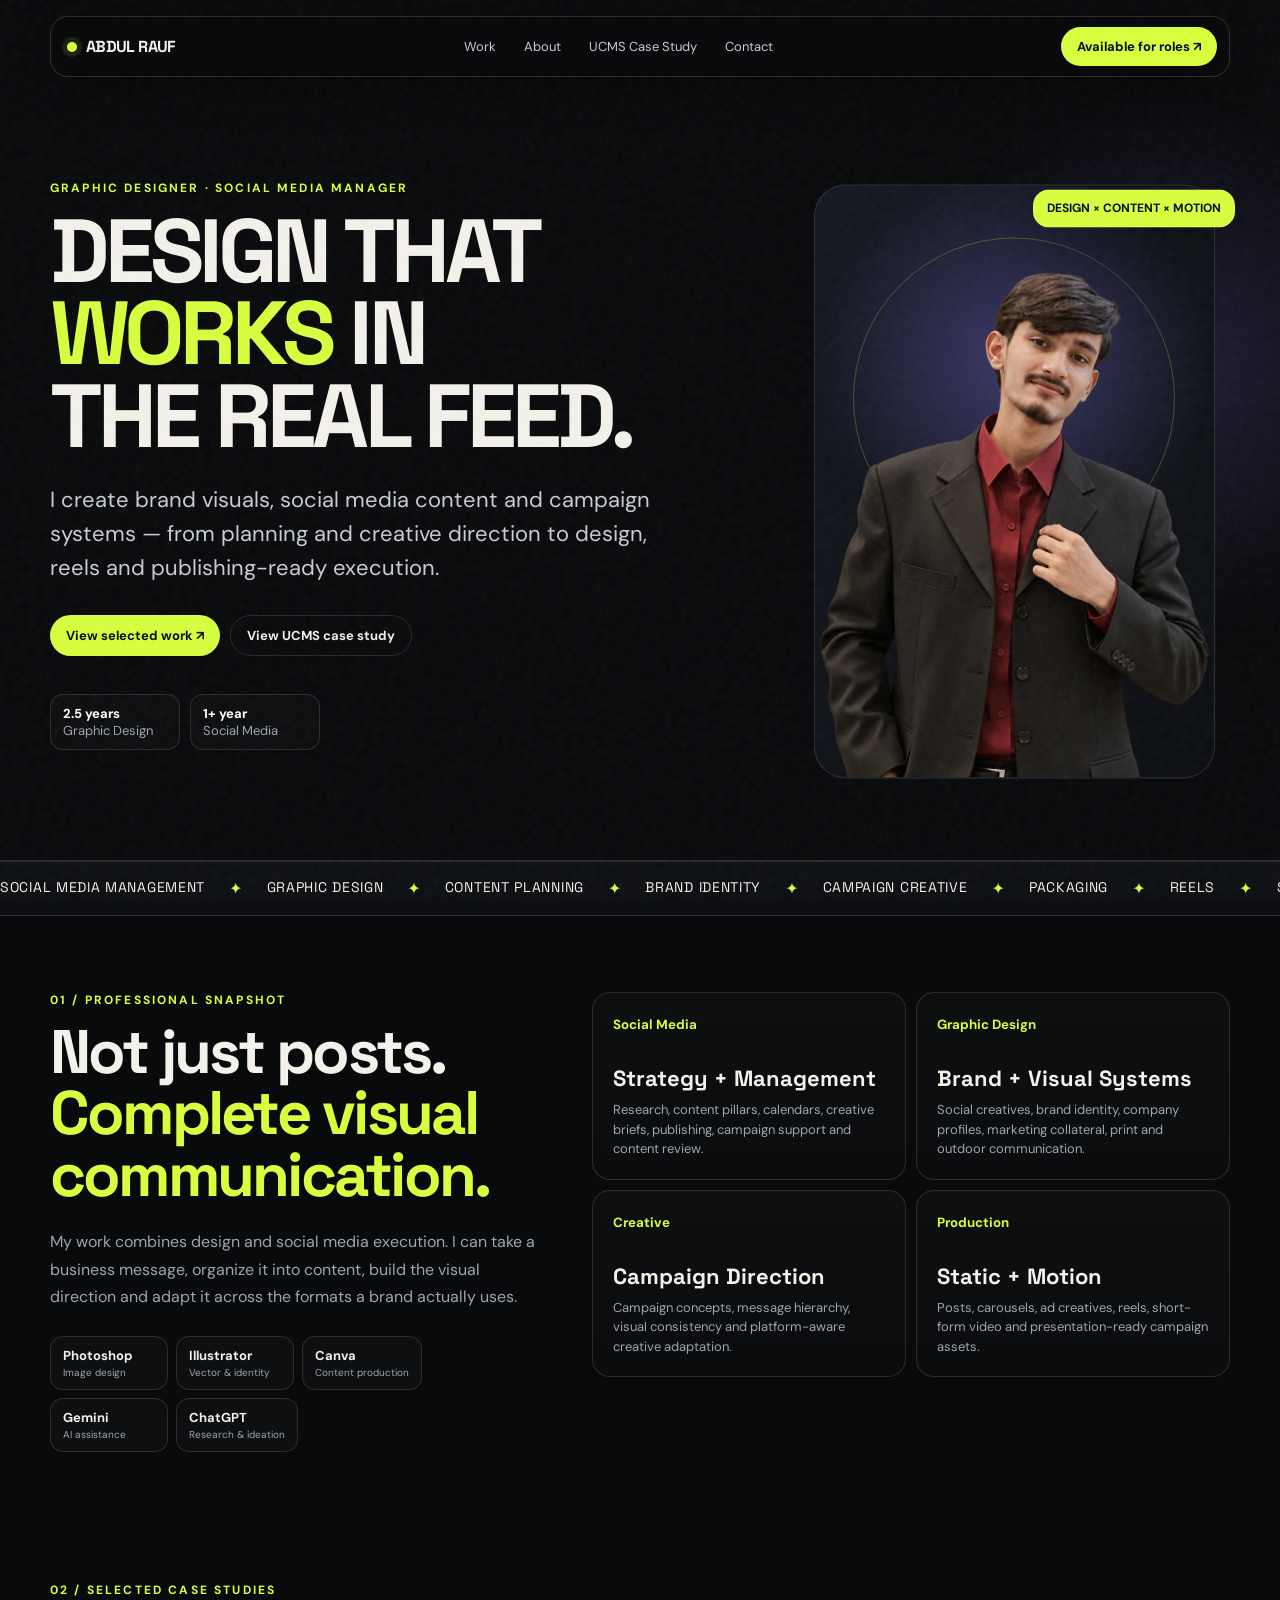
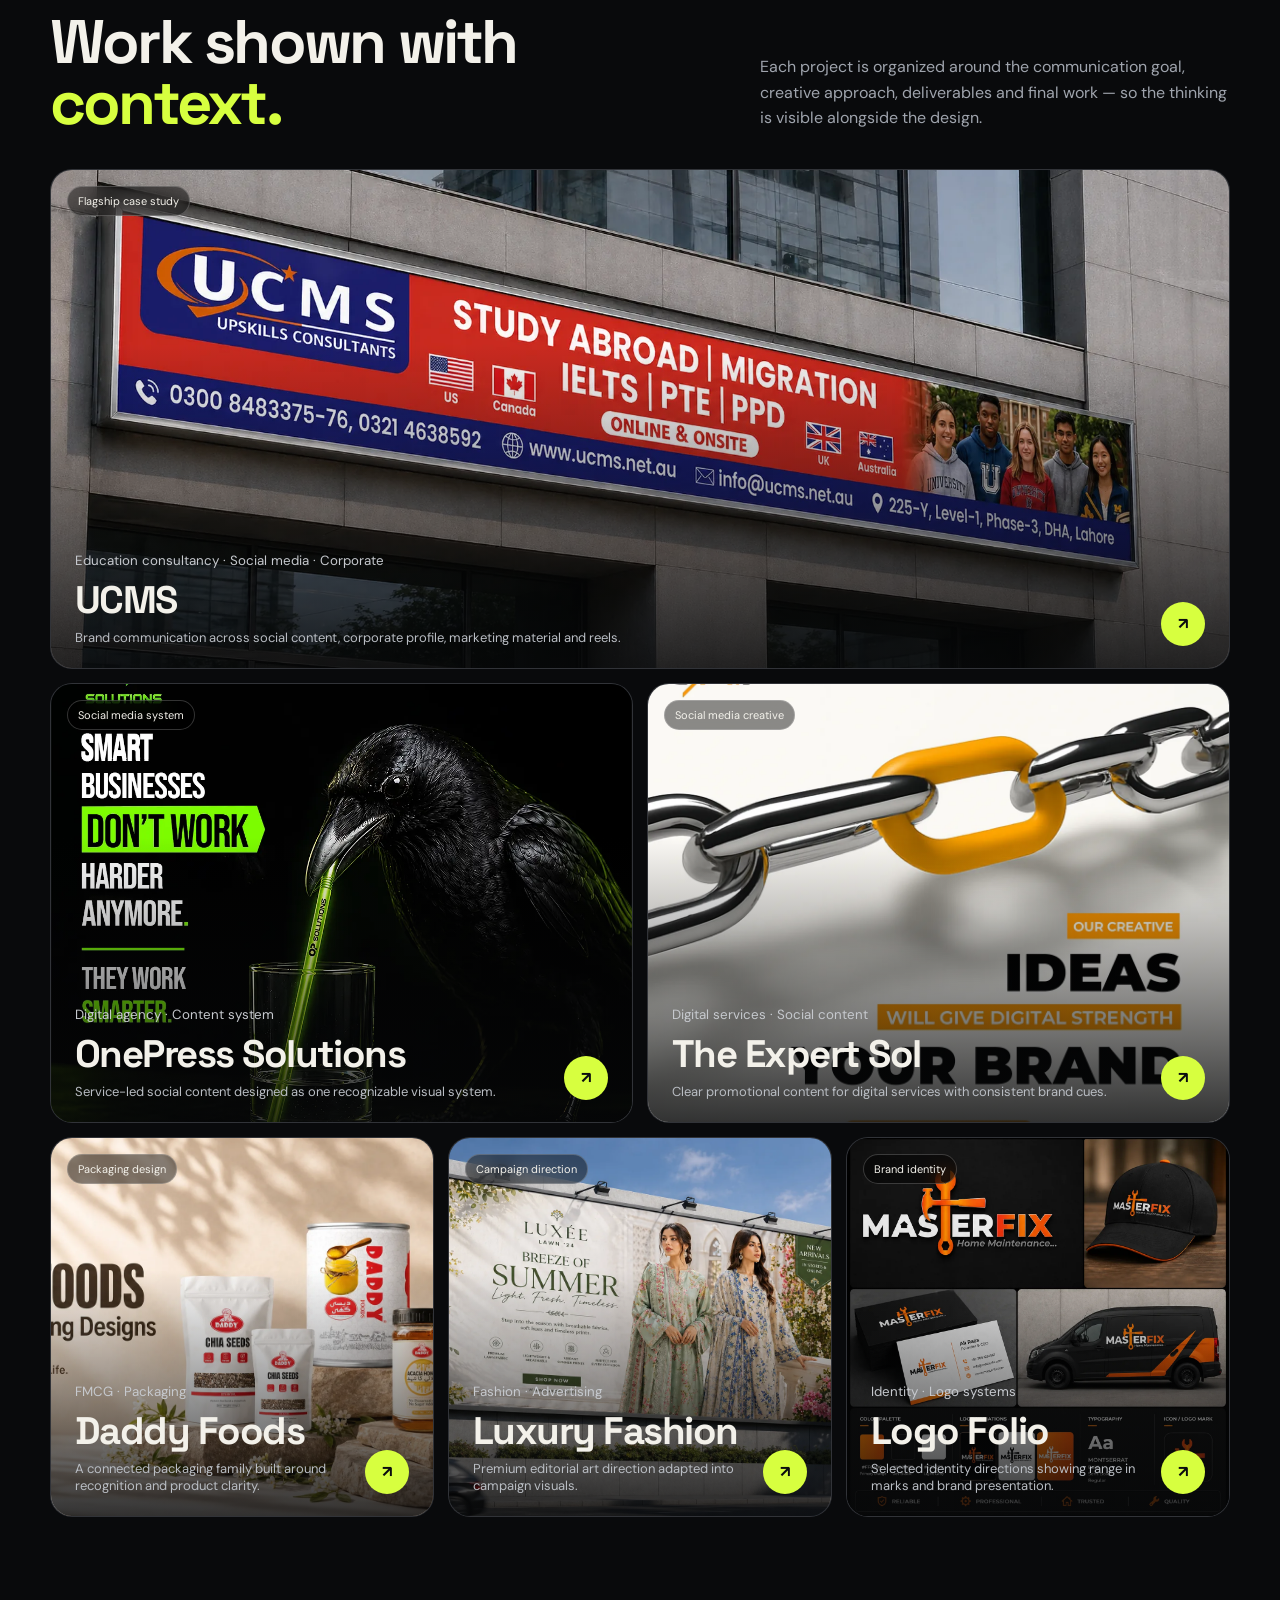
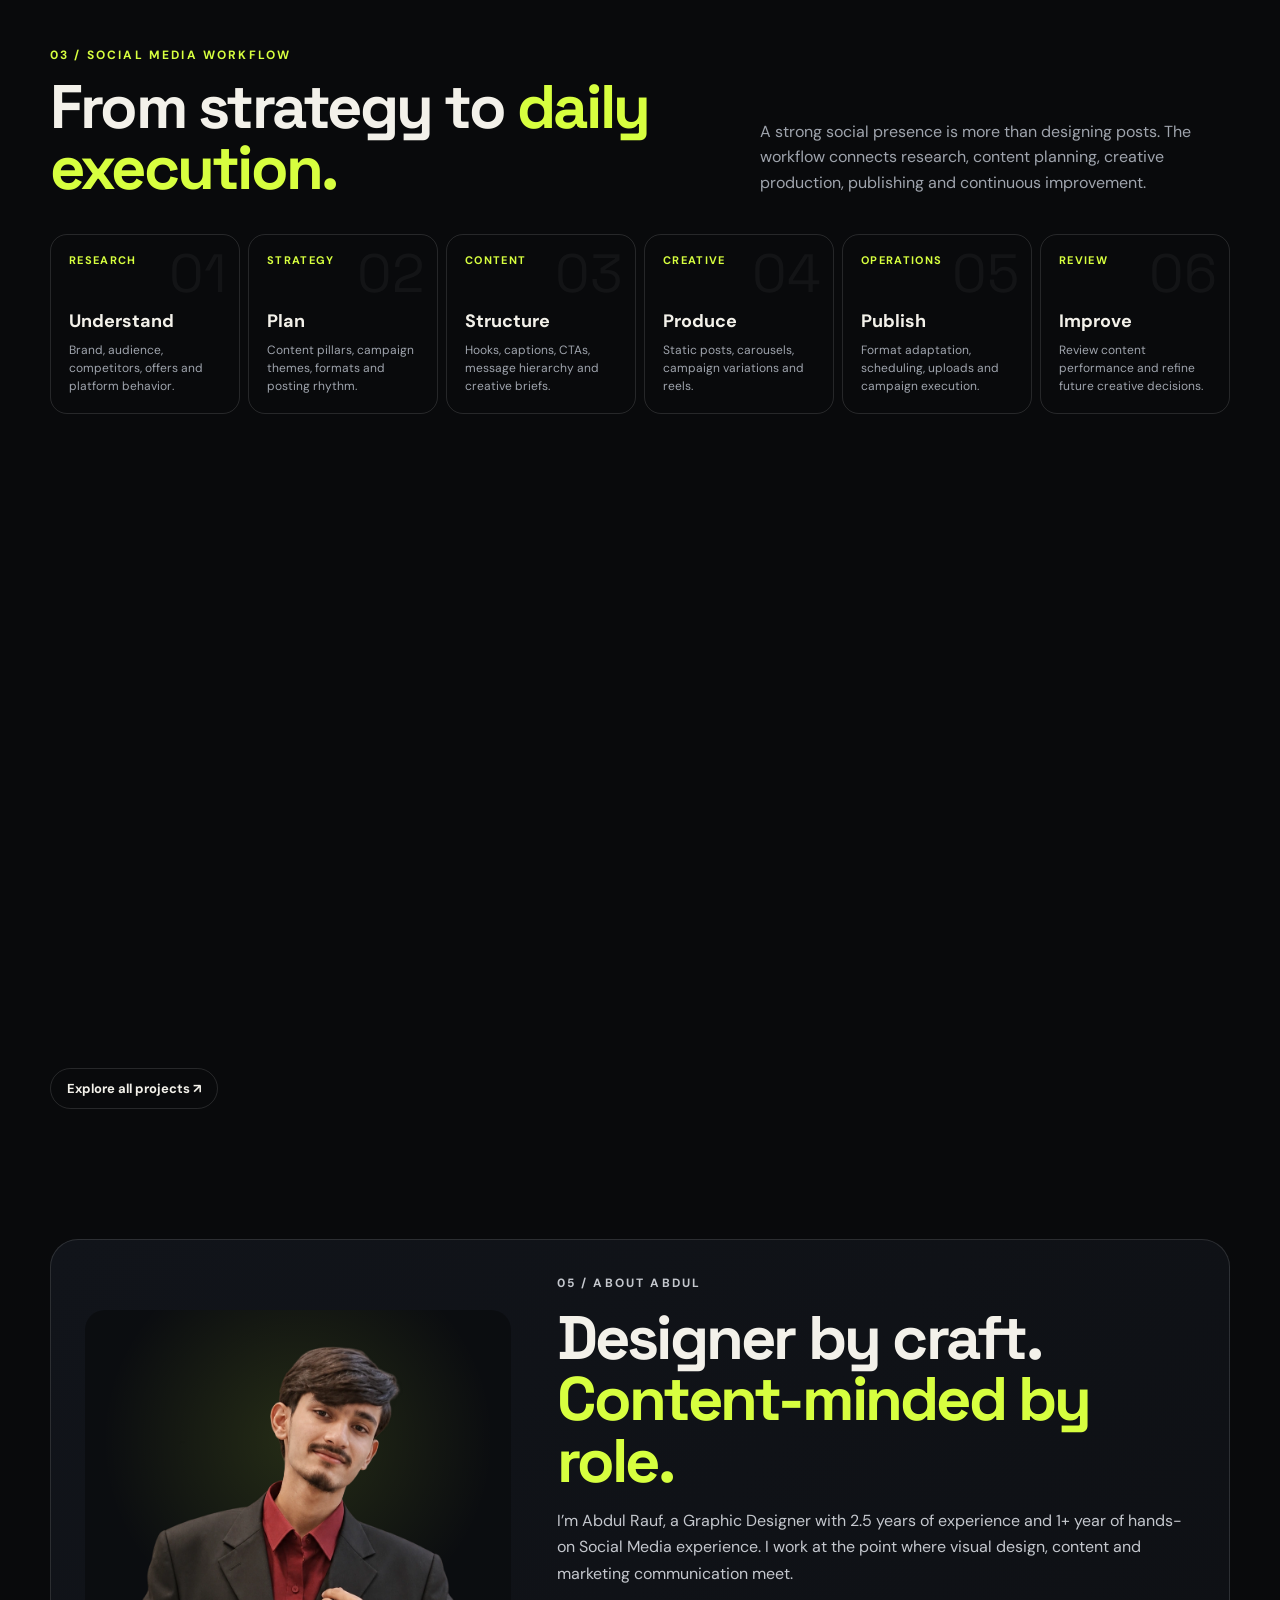
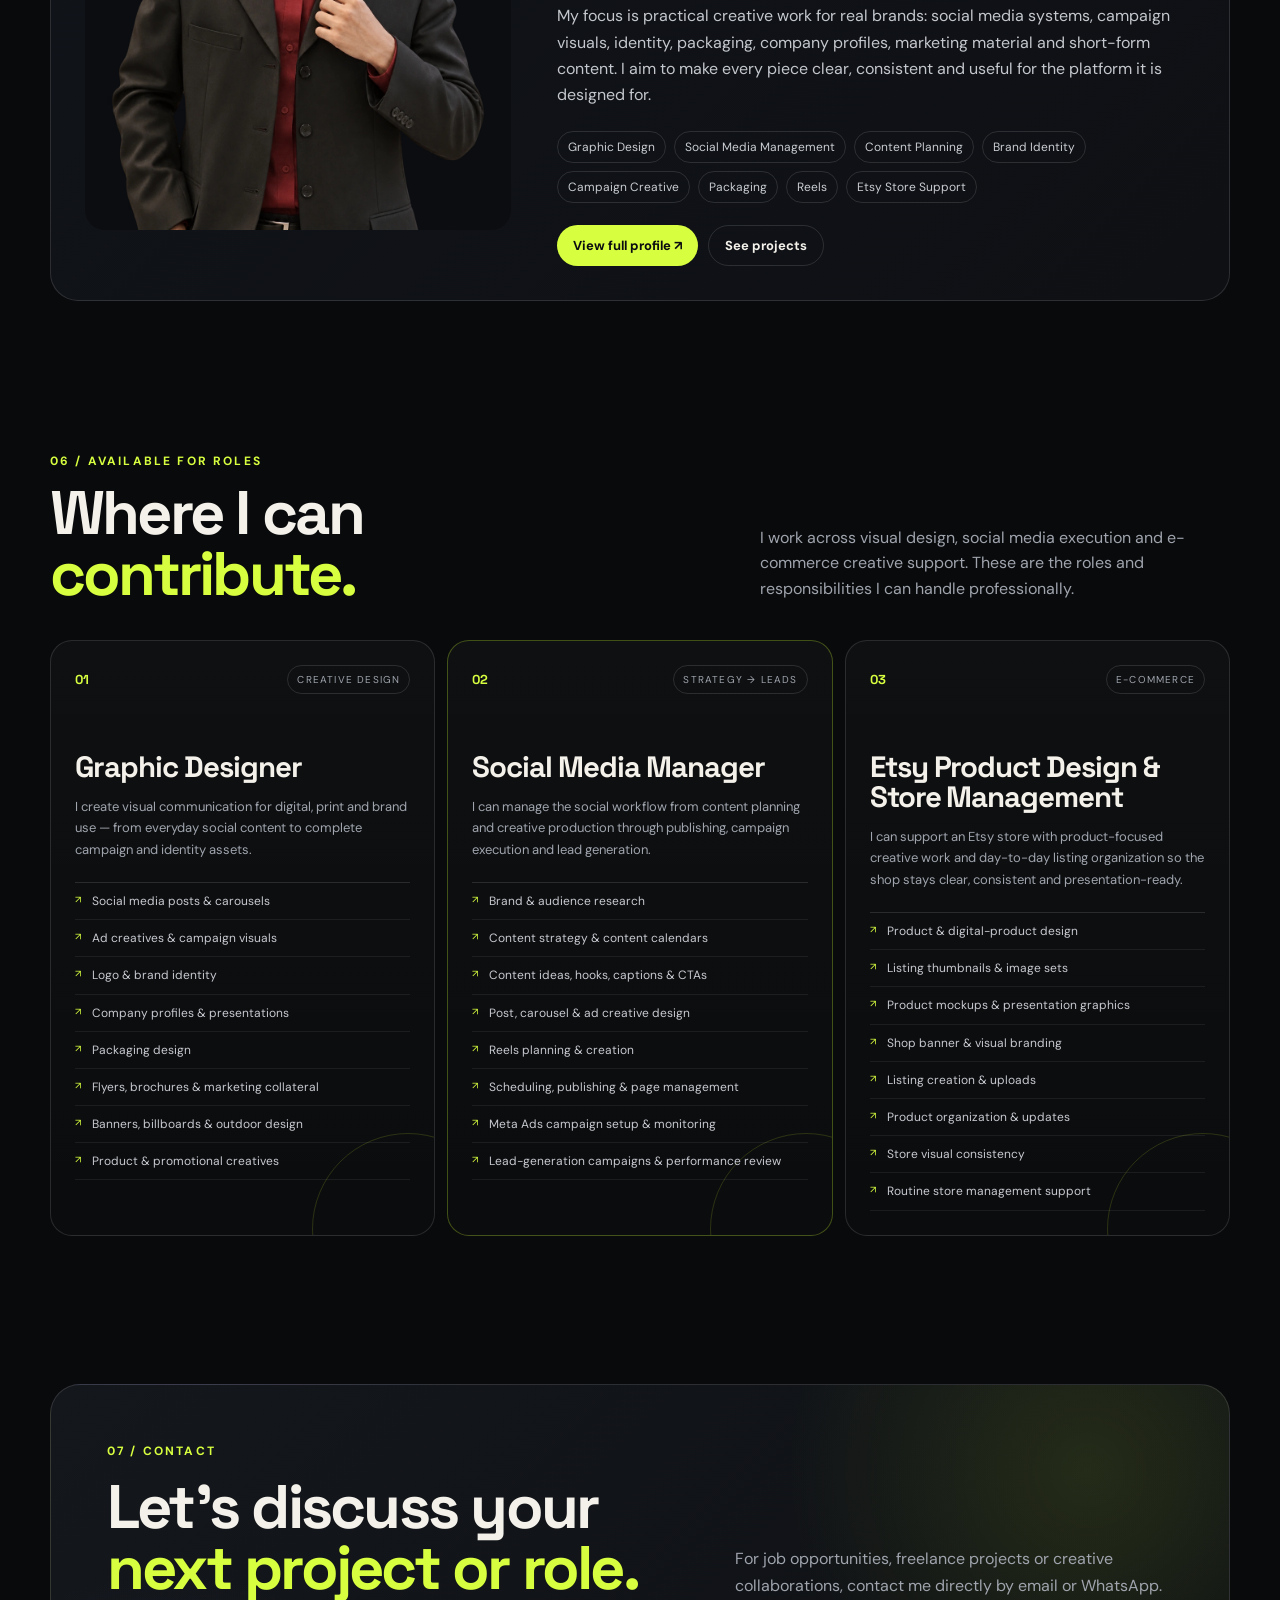
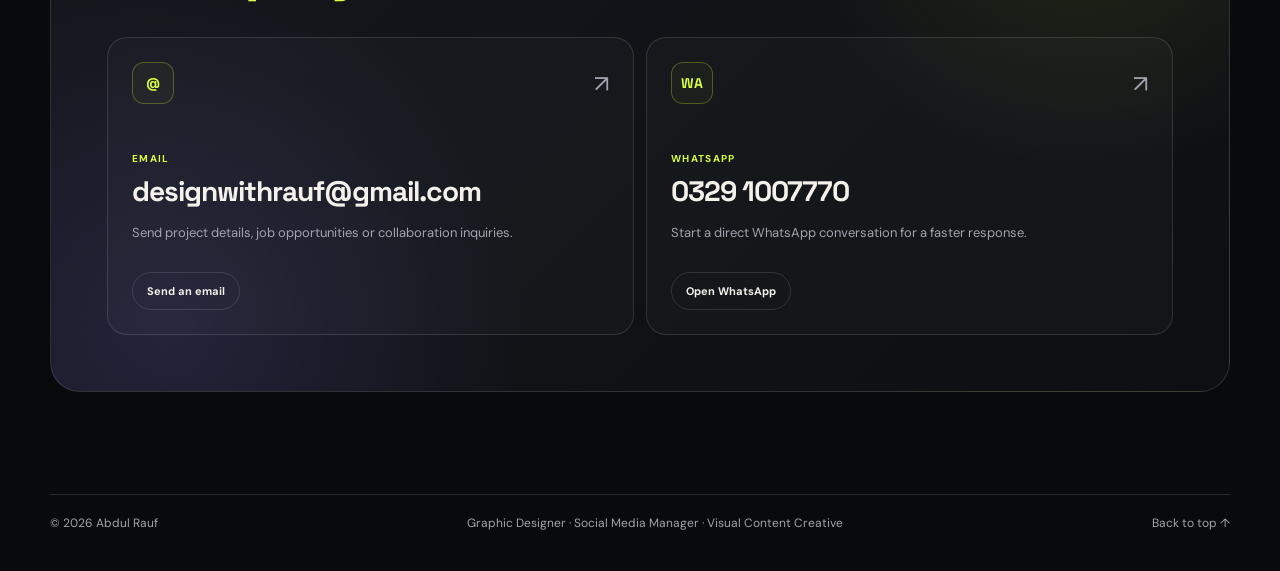
<file: index.html>
<!doctype html><html lang="en"><head><meta charset="utf-8"><meta name="viewport" content="width=device-width,initial-scale=1"><meta name="theme-color" content="#090a0c"><meta name="description" content="Portfolio of Abdul Rauf — Graphic Designer and Social Media Manager with 2.5 years of graphic design experience and 1+ year of social media experience."><title>Abdul Rauf — Graphic Designer & Social Media Manager</title><link rel="stylesheet" href="styles.css"></head><body id="top">
<div class="scroll-progress"></div><div class="cursor"></div><div class="noise"></div>
<div class="loader"><div class="loader-mark">AR<span>.</span></div></div>
<header class="nav">
  <a class="brand magnetic" href="index.html"><span class="brand-dot"></span>ABDUL RAUF</a>
  <nav class="nav-links">
    <a href="work.html">Work</a><a href="about.html">About</a><a href="ucms.html">UCMS Case Study</a><a href="#contact">Contact</a>
  </nav>
  <a class="nav-cta magnetic" href="#roles">Available for roles ↗</a>
  <button class="menu-btn" aria-label="Open menu">Menu</button>
</header>
<main>
<section class="hero">
  <div class="hero-glow"></div>
  <div class="shell hero-grid">
    <div class="hero-copy">
      <p class="section-kicker reveal">Graphic Designer · Social Media Manager</p>
      <h1 class="display">
        <span class="split-line"><span>DESIGN THAT</span></span>
        <span class="split-line"><span><em>WORKS</em> IN</span></span>
        <span class="split-line"><span>THE REAL FEED.</span></span>
      </h1>
      <p class="lede reveal">I create brand visuals, social media content and campaign systems — from planning and creative direction to design, reels and publishing-ready execution.</p>
      <div class="hero-actions reveal"><a class="btn magnetic" href="work.html">View selected work ↗</a><a class="btn secondary magnetic" href="ucms.html">View UCMS case study</a></div>
      <div class="hero-meta reveal"><span><b>2.5 years</b><br>Graphic Design</span><span><b>1+ year</b><br>Social Media</span></div>
    </div>
    <div class="hero-art reveal" data-parallax=".025">
      <div class="portrait-wrap"><img src="assets/images/portrait.webp" alt="Abdul Rauf"></div>
      <div class="hero-float float-c">DESIGN × CONTENT × MOTION</div>
    </div>
  </div><div class="hero-line"></div>
</section>
<section class="marquee" aria-label="Capabilities"><div class="marquee-track">
  <span>SOCIAL MEDIA MANAGEMENT</span><i>✦</i><span>GRAPHIC DESIGN</span><i>✦</i><span>CONTENT PLANNING</span><i>✦</i><span>BRAND IDENTITY</span><i>✦</i><span>CAMPAIGN CREATIVE</span><i>✦</i><span>PACKAGING</span><i>✦</i><span>REELS</span><i>✦</i>
  <span>SOCIAL MEDIA MANAGEMENT</span><i>✦</i><span>GRAPHIC DESIGN</span><i>✦</i><span>CONTENT PLANNING</span><i>✦</i><span>BRAND IDENTITY</span><i>✦</i><span>CAMPAIGN CREATIVE</span><i>✦</i><span>PACKAGING</span><i>✦</i><span>REELS</span><i>✦</i>
</div></section>
<section class="section"><div class="shell snapshot">
  <div class="reveal"><p class="section-kicker">01 / Professional snapshot</p><h2 class="h2">Not just posts.<br><em>Complete visual communication.</em></h2>
    <p class="snapshot-copy">My work combines design and social media execution. I can take a business message, organize it into content, build the visual direction and adapt it across the formats a brand actually uses.</p>
    <div class="tool-stack">
      <span class="tool-chip"><b>Photoshop</b><small>Image design</small></span>
      <span class="tool-chip"><b>Illustrator</b><small>Vector & identity</small></span>
      <span class="tool-chip"><b>Canva</b><small>Content production</small></span>
      <span class="tool-chip"><b>Gemini</b><small>AI assistance</small></span>
      <span class="tool-chip"><b>ChatGPT</b><small>Research & ideation</small></span>
    </div>
  </div>
  <div class="cap-grid">
    <article class="cap reveal"><small>Social Media</small><h3>Strategy + Management</h3><p>Research, content pillars, calendars, creative briefs, publishing, campaign support and content review.</p></article>
    <article class="cap reveal"><small>Graphic Design</small><h3>Brand + Visual Systems</h3><p>Social creatives, brand identity, company profiles, marketing collateral, print and outdoor communication.</p></article>
    <article class="cap reveal"><small>Creative</small><h3>Campaign Direction</h3><p>Campaign concepts, message hierarchy, visual consistency and platform-aware creative adaptation.</p></article>
    <article class="cap reveal"><small>Production</small><h3>Static + Motion</h3><p>Posts, carousels, ad creatives, reels, short-form video and presentation-ready campaign assets.</p></article>
  </div>
</div></section>
<section class="section tight"><div class="shell">
  <div class="section-head reveal"><div><p class="section-kicker">02 / Selected case studies</p><h2 class="h2">Work shown with <em>context.</em></h2></div><p>Each project is organized around the communication goal, creative approach, deliverables and final work — so the thinking is visible alongside the design.</p></div>
  <div class="project-grid">
    <a class="project-card wide reveal" href="ucms.html"><div class="project-media"><img loading="lazy" src="assets/images/ucms-09.webp" alt="UCMS project"></div><span class="project-badge">Flagship case study</span><div class="project-info"><div><small>Education consultancy · Social media · Corporate</small><h3>UCMS</h3><p>Brand communication across social content, corporate profile, marketing material and reels.</p></div><span class="circle-arrow">↗</span></div></a>
    <a class="project-card reveal" href="onepress.html"><div class="project-media"><img loading="lazy" src="assets/images/onepress-01.webp" alt="OnePress Solutions project"></div><span class="project-badge">Social media system</span><div class="project-info"><div><small>Digital agency · Content system</small><h3>OnePress Solutions</h3><p>Service-led social content designed as one recognizable visual system.</p></div><span class="circle-arrow">↗</span></div></a>
    <a class="project-card reveal" href="experts.html"><div class="project-media"><img loading="lazy" src="assets/images/experts-01.webp" alt="The Expert Sol project"></div><span class="project-badge">Social media creative</span><div class="project-info"><div><small>Digital services · Social content</small><h3>The Expert Sol</h3><p>Clear promotional content for digital services with consistent brand cues.</p></div><span class="circle-arrow">↗</span></div></a>
    <a class="project-card small-card reveal" href="packaging.html"><div class="project-media"><img loading="lazy" src="assets/images/daddy-foods-01.webp" alt="Daddy Foods project"></div><span class="project-badge">Packaging design</span><div class="project-info"><div><small>FMCG · Packaging</small><h3>Daddy Foods</h3><p>A connected packaging family built around recognition and product clarity.</p></div><span class="circle-arrow">↗</span></div></a>
    <a class="project-card small-card reveal" href="fashion.html"><div class="project-media"><img loading="lazy" src="assets/images/luxury-fashion-03.webp" alt="Luxury Fashion project"></div><span class="project-badge">Campaign direction</span><div class="project-info"><div><small>Fashion · Advertising</small><h3>Luxury Fashion</h3><p>Premium editorial art direction adapted into campaign visuals.</p></div><span class="circle-arrow">↗</span></div></a>
    <a class="project-card small-card reveal" href="logos.html"><div class="project-media"><img loading="lazy" src="assets/images/logo-folio-01.webp" alt="Logo Folio project"></div><span class="project-badge">Brand identity</span><div class="project-info"><div><small>Identity · Logo systems</small><h3>Logo Folio</h3><p>Selected identity directions showing range in marks and brand presentation.</p></div><span class="circle-arrow">↗</span></div></a>
  </div>
</div></section>
<section class="section"><div class="shell">
  <div class="section-head reveal"><div><p class="section-kicker">03 / Social media workflow</p><h2 class="h2">From strategy to <em>daily execution.</em></h2></div><p>A strong social presence is more than designing posts. The workflow connects research, content planning, creative production, publishing and continuous improvement.</p></div>
  <div class="pipeline">
    <article class="pipeline-step reveal" data-n="01"><b>Research</b><h3>Understand</h3><p>Brand, audience, competitors, offers and platform behavior.</p></article>
    <article class="pipeline-step reveal" data-n="02"><b>Strategy</b><h3>Plan</h3><p>Content pillars, campaign themes, formats and posting rhythm.</p></article>
    <article class="pipeline-step reveal" data-n="03"><b>Content</b><h3>Structure</h3><p>Hooks, captions, CTAs, message hierarchy and creative briefs.</p></article>
    <article class="pipeline-step reveal" data-n="04"><b>Creative</b><h3>Produce</h3><p>Static posts, carousels, campaign variations and reels.</p></article>
    <article class="pipeline-step reveal" data-n="05"><b>Operations</b><h3>Publish</h3><p>Format adaptation, scheduling, uploads and campaign execution.</p></article>
    <article class="pipeline-step reveal" data-n="06"><b>Review</b><h3>Improve</h3><p>Review content performance and refine future creative decisions.</p></article>
  </div>
</div></section>
<section class="section tight"><div class="shell">
  <div class="section-head reveal"><div><p class="section-kicker">04 / Social creative archive</p><h2 class="h2">Compact feed.<br><em>More work, less scrolling.</em></h2></div><p>Selected social designs are shown at feed scale. Open a case study to view the full project, supporting context and larger artwork.</p></div>
  <div class="social-strip reveal"><a class="social-tile" href="ucms.html#social"><img loading="lazy" src="assets/images/ucms-14.webp" alt="UCMS social media creative"></a><a class="social-tile" href="onepress.html#system"><img loading="lazy" src="assets/images/onepress-03.webp" alt="OnePress social media creative"></a><a class="social-tile" href="experts.html#gallery"><img loading="lazy" src="assets/images/experts-04.webp" alt="The Expert Sol social media creative"></a><a class="social-tile" href="ucms.html#social"><img loading="lazy" src="assets/images/ucms-21.webp" alt="UCMS social media creative"></a><a class="social-tile" href="onepress.html#system"><img loading="lazy" src="assets/images/onepress-09.webp" alt="OnePress social media creative"></a><a class="social-tile" href="experts.html#gallery"><img loading="lazy" src="assets/images/experts-08.webp" alt="The Expert Sol social media creative"></a></div>
  <div style="margin-top:18px"><a class="btn secondary magnetic" href="work.html">Explore all projects ↗</a></div>
</div></section>
<section class="section"><div class="shell about-panel">
  <div class="about-photo reveal"><img loading="lazy" src="assets/images/portrait.webp" alt="Abdul Rauf portrait"></div>
  <div class="about-copy reveal"><p class="section-kicker">05 / About Abdul</p><h2 class="h2">Designer by craft.<br><em>Content-minded by role.</em></h2>
    <p>I’m Abdul Rauf, a Graphic Designer with 2.5 years of experience and 1+ year of hands-on Social Media experience. I work at the point where visual design, content and marketing communication meet.</p>
    <p>My focus is practical creative work for real brands: social media systems, campaign visuals, identity, packaging, company profiles, marketing material and short-form content. I aim to make every piece clear, consistent and useful for the platform it is designed for.</p>
    <div class="about-tags"><span class="tag">Graphic Design</span><span class="tag">Social Media Management</span><span class="tag">Content Planning</span><span class="tag">Brand Identity</span><span class="tag">Campaign Creative</span><span class="tag">Packaging</span><span class="tag">Reels</span><span class="tag">Etsy Store Support</span></div>
    <div class="about-actions"><a class="btn magnetic" href="about.html">View full profile ↗</a><a class="btn secondary magnetic" href="work.html">See projects</a></div>
  </div>
</div></section>
<section id="roles" class="section"><div class="shell">
  <div class="section-head reveal"><div><p class="section-kicker">06 / Available for roles</p><h2 class="h2">Where I can <em>contribute.</em></h2></div><p>I work across visual design, social media execution and e-commerce creative support. These are the roles and responsibilities I can handle professionally.</p></div>
  <div class="role-grid">
    <article class="role-card reveal">
      <div class="role-top"><span class="role-number">01</span><span class="role-label">Creative Design</span></div>
      <h3>Graphic Designer</h3>
      <p>I create visual communication for digital, print and brand use — from everyday social content to complete campaign and identity assets.</p>
      <div class="role-services">
        <span>Social media posts & carousels</span><span>Ad creatives & campaign visuals</span><span>Logo & brand identity</span><span>Company profiles & presentations</span><span>Packaging design</span><span>Flyers, brochures & marketing collateral</span><span>Banners, billboards & outdoor design</span><span>Product & promotional creatives</span>
      </div>
    </article>
    <article class="role-card featured reveal">
      <div class="role-top"><span class="role-number">02</span><span class="role-label">Strategy → Leads</span></div>
      <h3>Social Media Manager</h3>
      <p>I can manage the social workflow from content planning and creative production through publishing, campaign execution and lead generation.</p>
      <div class="role-services">
        <span>Brand & audience research</span><span>Content strategy & content calendars</span><span>Content ideas, hooks, captions & CTAs</span><span>Post, carousel & ad creative design</span><span>Reels planning & creation</span><span>Scheduling, publishing & page management</span><span>Meta Ads campaign setup & monitoring</span><span>Lead-generation campaigns & performance review</span>
      </div>
    </article>
    <article class="role-card reveal">
      <div class="role-top"><span class="role-number">03</span><span class="role-label">E-commerce</span></div>
      <h3>Etsy Product Design & Store Management</h3>
      <p>I can support an Etsy store with product-focused creative work and day-to-day listing organization so the shop stays clear, consistent and presentation-ready.</p>
      <div class="role-services">
        <span>Product & digital-product design</span><span>Listing thumbnails & image sets</span><span>Product mockups & presentation graphics</span><span>Shop banner & visual branding</span><span>Listing creation & uploads</span><span>Product organization & updates</span><span>Store visual consistency</span><span>Routine store management support</span>
      </div>
    </article>
  </div>
</div></section>
<section id="contact" class="section contact-section"><div class="shell">
  <div class="contact-panel reveal">
    <div class="contact-intro">
      <p class="section-kicker">07 / Contact</p>
      <h2 class="h2">Let’s discuss your <em>next project or role.</em></h2>
      <p>For job opportunities, freelance projects or creative collaborations, contact me directly by email or WhatsApp.</p>
    </div>
    <div class="contact-grid">
      <a class="contact-card magnetic" href="mailto:designwithrauf@gmail.com">
        <div class="contact-card-top"><span class="contact-icon">@</span><span class="contact-arrow">↗</span></div>
        <small>Email</small>
        <strong>designwithrauf@gmail.com</strong>
        <p>Send project details, job opportunities or collaboration inquiries.</p>
        <span class="contact-action">Send an email</span>
      </a>
      <a class="contact-card magnetic" href="https://wa.me/923291007770?text=Hi%20Abdul%20Rauf%2C%20I%20found%20your%20portfolio%20and%20would%20like%20to%20discuss%20an%20opportunity." target="_blank" rel="noopener noreferrer">
        <div class="contact-card-top"><span class="contact-icon">WA</span><span class="contact-arrow">↗</span></div>
        <small>WhatsApp</small>
        <strong>0329 1007770</strong>
        <p>Start a direct WhatsApp conversation for a faster response.</p>
        <span class="contact-action">Open WhatsApp</span>
      </a>
    </div>
  </div>
</div></section>
</main>
<footer><div class="shell footer-row"><span>© 2026 Abdul Rauf</span><span>Graphic Designer · Social Media Manager · Visual Content Creative</span><a href="#top">Back to top ↑</a></div></footer>
<script src="app.js"></script></body></html>
</file>
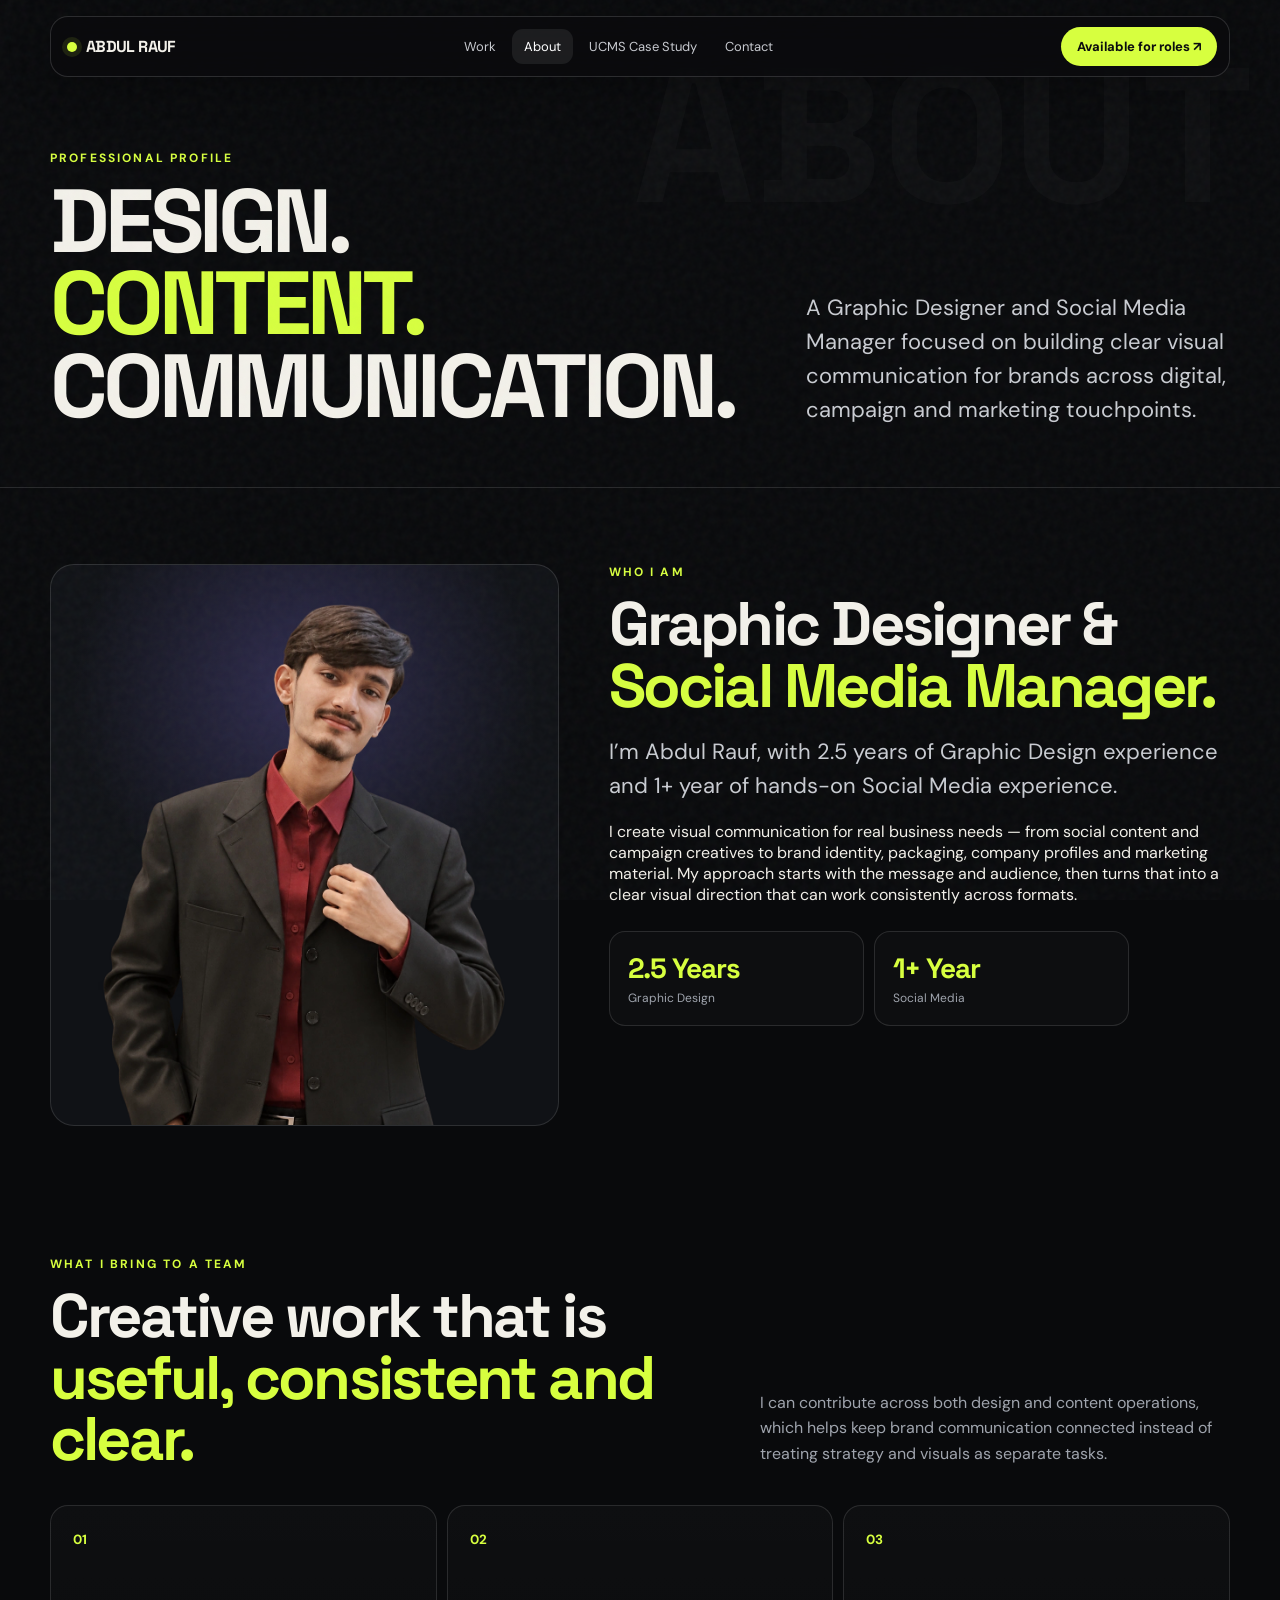
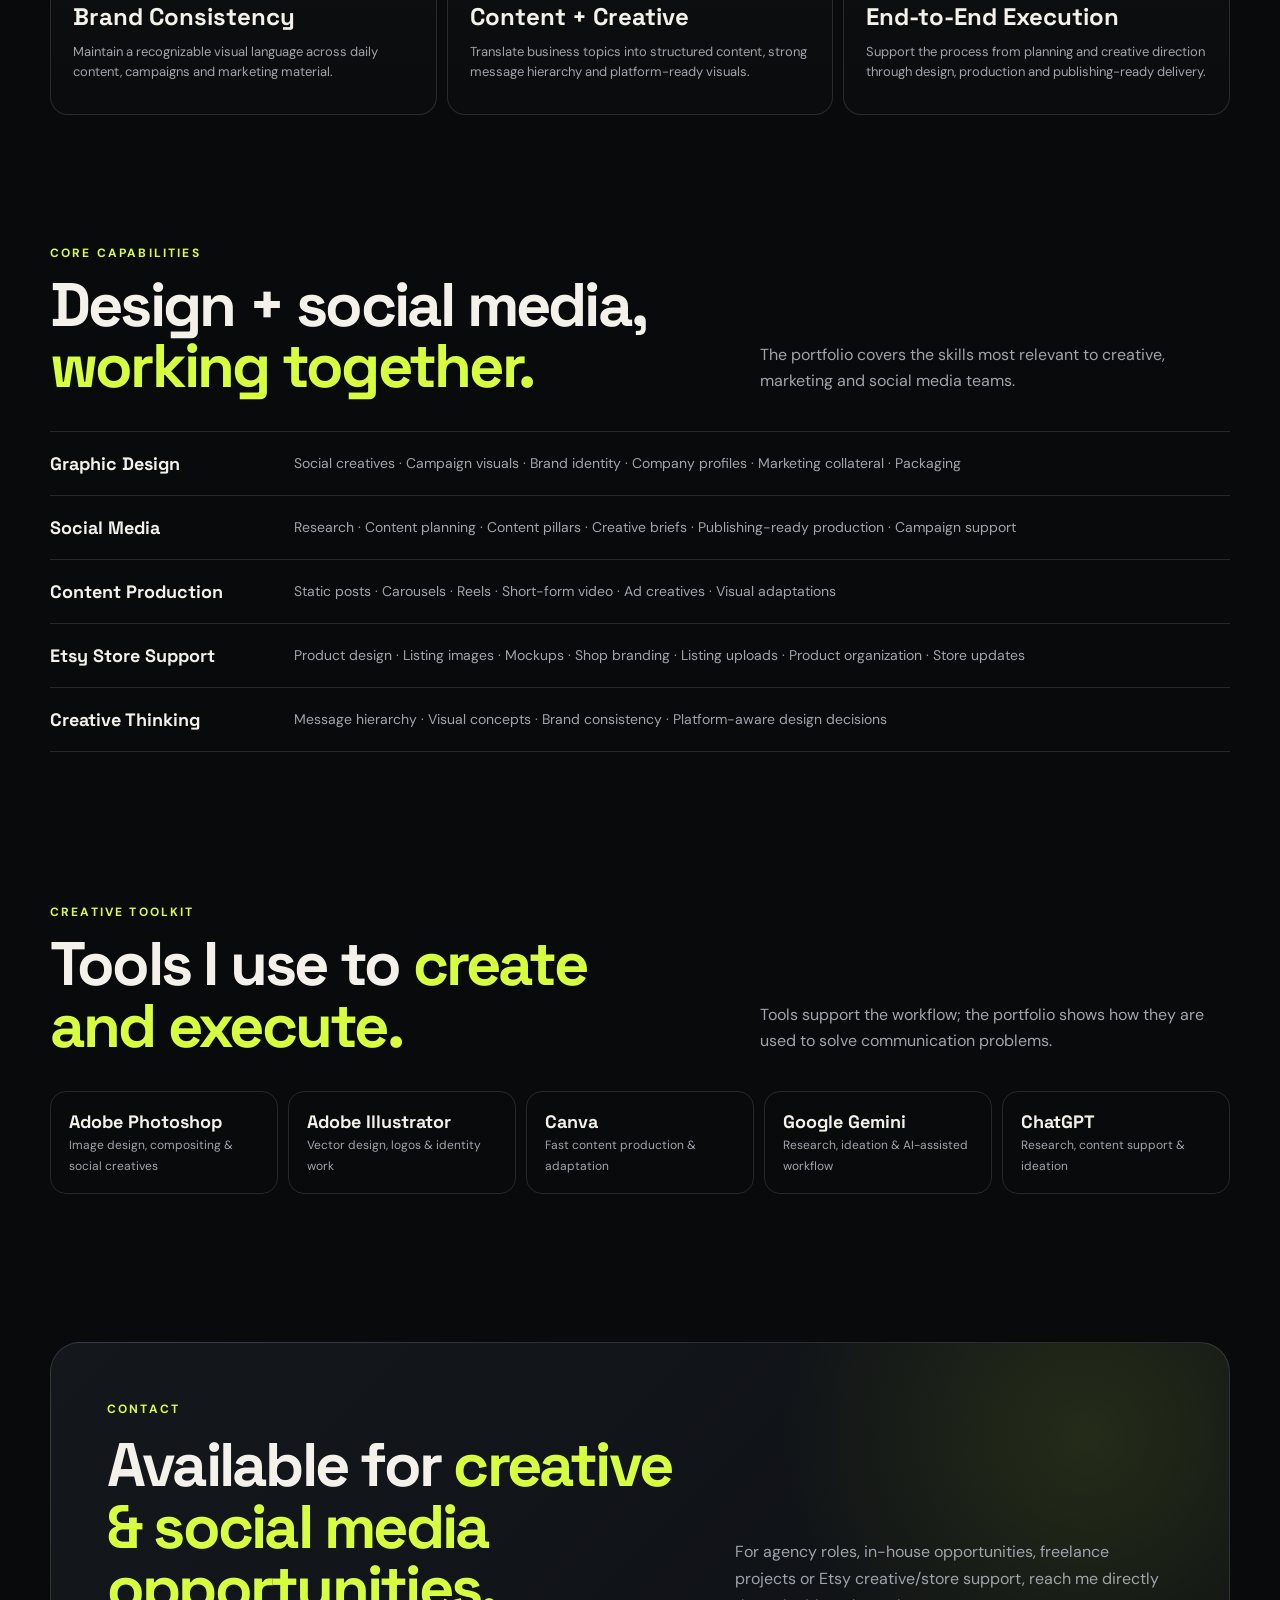
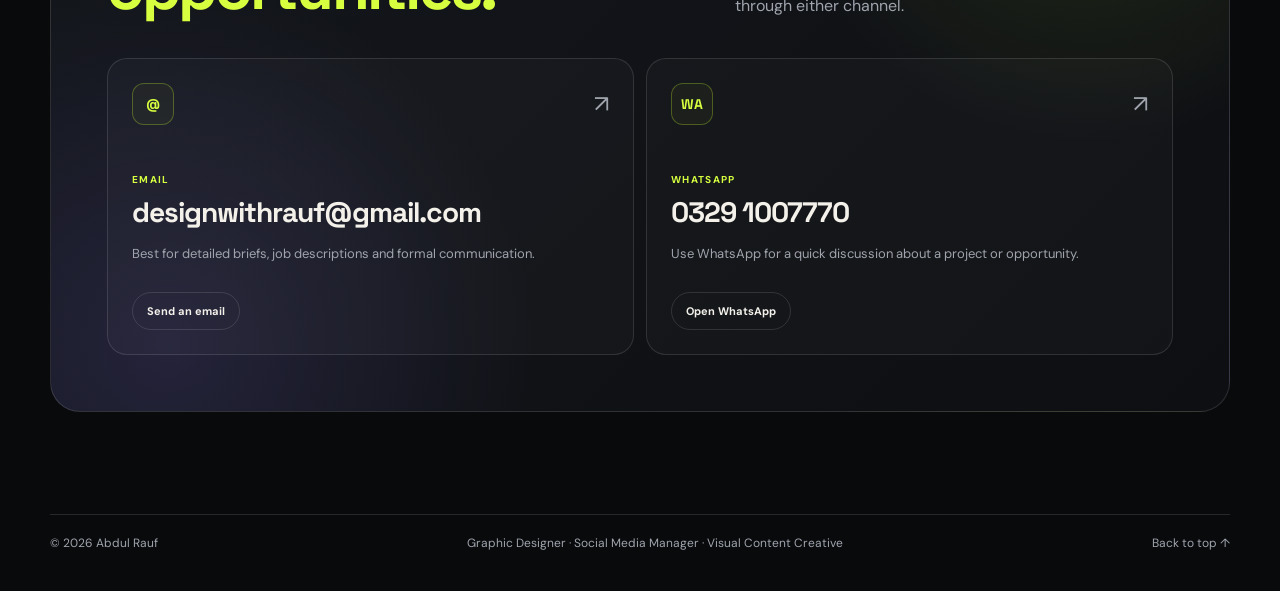
<file: about.html>
<!doctype html><html lang="en"><head><meta charset="utf-8"><meta name="viewport" content="width=device-width,initial-scale=1"><meta name="theme-color" content="#090a0c"><meta name="description" content="About Abdul Rauf — Graphic Designer and Social Media Manager."><title>About — Abdul Rauf</title><link rel="stylesheet" href="styles.css"></head><body id="top">
<div class="scroll-progress"></div><div class="cursor"></div><div class="noise"></div><div class="loader"><div class="loader-mark">AR<span>.</span></div></div>
<header class="nav"><a class="brand magnetic" href="index.html"><span class="brand-dot"></span>ABDUL RAUF</a><nav class="nav-links"><a href="work.html">Work</a><a class="active" href="about.html">About</a><a href="ucms.html">UCMS Case Study</a><a href="index.html#contact">Contact</a></nav><a class="nav-cta magnetic" href="index.html#roles">Available for roles ↗</a><button class="menu-btn" aria-label="Open menu">Menu</button></header>
<main>
<section class="page-hero"><div class="page-number">ABOUT</div><div class="shell page-hero-grid"><div><p class="section-kicker reveal">Professional profile</p><h1 class="display split-line"><span>DESIGN.<br><em>CONTENT.</em><br>COMMUNICATION.</span></h1></div><p class="lede reveal">A Graphic Designer and Social Media Manager focused on building clear visual communication for brands across digital, campaign and marketing touchpoints.</p></div></section>
<section class="section"><div class="shell profile-grid">
  <div class="profile-card reveal"><img src="assets/images/portrait.webp" alt="Abdul Rauf"></div>
  <div class="profile-copy reveal"><p class="section-kicker">Who I am</p><h2 class="h2">Graphic Designer &<br><em>Social Media Manager.</em></h2>
    <p class="lede">I’m Abdul Rauf, with 2.5 years of Graphic Design experience and 1+ year of hands-on Social Media experience.</p>
    <p>I create visual communication for real business needs — from social content and campaign creatives to brand identity, packaging, company profiles and marketing material. My approach starts with the message and audience, then turns that into a clear visual direction that can work consistently across formats.</p>
    <div class="experience-cards"><div><b>2.5 Years</b><span>Graphic Design</span></div><div><b>1+ Year</b><span>Social Media</span></div></div>
  </div>
</div></section>
<section class="section tight"><div class="shell">
  <div class="section-head reveal"><div><p class="section-kicker">What I bring to a team</p><h2 class="h2">Creative work that is <em>useful, consistent and clear.</em></h2></div><p>I can contribute across both design and content operations, which helps keep brand communication connected instead of treating strategy and visuals as separate tasks.</p></div>
  <div class="value-grid">
    <article class="value-card reveal"><small>01</small><h3>Brand Consistency</h3><p>Maintain a recognizable visual language across daily content, campaigns and marketing material.</p></article>
    <article class="value-card reveal"><small>02</small><h3>Content + Creative</h3><p>Translate business topics into structured content, strong message hierarchy and platform-ready visuals.</p></article>
    <article class="value-card reveal"><small>03</small><h3>End-to-End Execution</h3><p>Support the process from planning and creative direction through design, production and publishing-ready delivery.</p></article>
  </div>
</div></section>
<section class="section"><div class="shell">
  <div class="section-head reveal"><div><p class="section-kicker">Core capabilities</p><h2 class="h2">Design + social media,<br><em>working together.</em></h2></div><p>The portfolio covers the skills most relevant to creative, marketing and social media teams.</p></div>
  <div class="capability-list">
    <div class="capability-row reveal"><b>Graphic Design</b><span>Social creatives · Campaign visuals · Brand identity · Company profiles · Marketing collateral · Packaging</span></div>
    <div class="capability-row reveal"><b>Social Media</b><span>Research · Content planning · Content pillars · Creative briefs · Publishing-ready production · Campaign support</span></div>
    <div class="capability-row reveal"><b>Content Production</b><span>Static posts · Carousels · Reels · Short-form video · Ad creatives · Visual adaptations</span></div>
    <div class="capability-row reveal"><b>Etsy Store Support</b><span>Product design · Listing images · Mockups · Shop branding · Listing uploads · Product organization · Store updates</span></div>
    <div class="capability-row reveal"><b>Creative Thinking</b><span>Message hierarchy · Visual concepts · Brand consistency · Platform-aware design decisions</span></div>
  </div>
</div></section>
<section class="section"><div class="shell">
  <div class="section-head reveal"><div><p class="section-kicker">Creative toolkit</p><h2 class="h2">Tools I use to <em>create and execute.</em></h2></div><p>Tools support the workflow; the portfolio shows how they are used to solve communication problems.</p></div>
  <div class="tool-grid five">
    <div class="tool reveal"><b>Adobe Photoshop</b><span>Image design, compositing & social creatives</span></div>
    <div class="tool reveal"><b>Adobe Illustrator</b><span>Vector design, logos & identity work</span></div>
    <div class="tool reveal"><b>Canva</b><span>Fast content production & adaptation</span></div>
    <div class="tool reveal"><b>Google Gemini</b><span>Research, ideation & AI-assisted workflow</span></div>
    <div class="tool reveal"><b>ChatGPT</b><span>Research, content support & ideation</span></div>
  </div>
</div></section>
<section id="contact-details" class="section contact-section"><div class="shell">
  <div class="contact-panel reveal">
    <div class="contact-intro">
      <p class="section-kicker">Contact</p>
      <h2 class="h2">Available for <em>creative & social media opportunities.</em></h2>
      <p>For agency roles, in-house opportunities, freelance projects or Etsy creative/store support, reach me directly through either channel.</p>
    </div>
    <div class="contact-grid">
      <a class="contact-card magnetic" href="mailto:designwithrauf@gmail.com">
        <div class="contact-card-top"><span class="contact-icon">@</span><span class="contact-arrow">↗</span></div>
        <small>Email</small>
        <strong>designwithrauf@gmail.com</strong>
        <p>Best for detailed briefs, job descriptions and formal communication.</p>
        <span class="contact-action">Send an email</span>
      </a>
      <a class="contact-card magnetic" href="https://wa.me/923291007770?text=Hi%20Abdul%20Rauf%2C%20I%20found%20your%20portfolio%20and%20would%20like%20to%20discuss%20an%20opportunity." target="_blank" rel="noopener noreferrer">
        <div class="contact-card-top"><span class="contact-icon">WA</span><span class="contact-arrow">↗</span></div>
        <small>WhatsApp</small>
        <strong>0329 1007770</strong>
        <p>Use WhatsApp for a quick discussion about a project or opportunity.</p>
        <span class="contact-action">Open WhatsApp</span>
      </a>
    </div>
  </div>
</div></section>
</main>
<footer><div class="shell footer-row"><span>© 2026 Abdul Rauf</span><span>Graphic Designer · Social Media Manager · Visual Content Creative</span><a href="#top">Back to top ↑</a></div></footer><script src="app.js"></script></body></html>
</file>
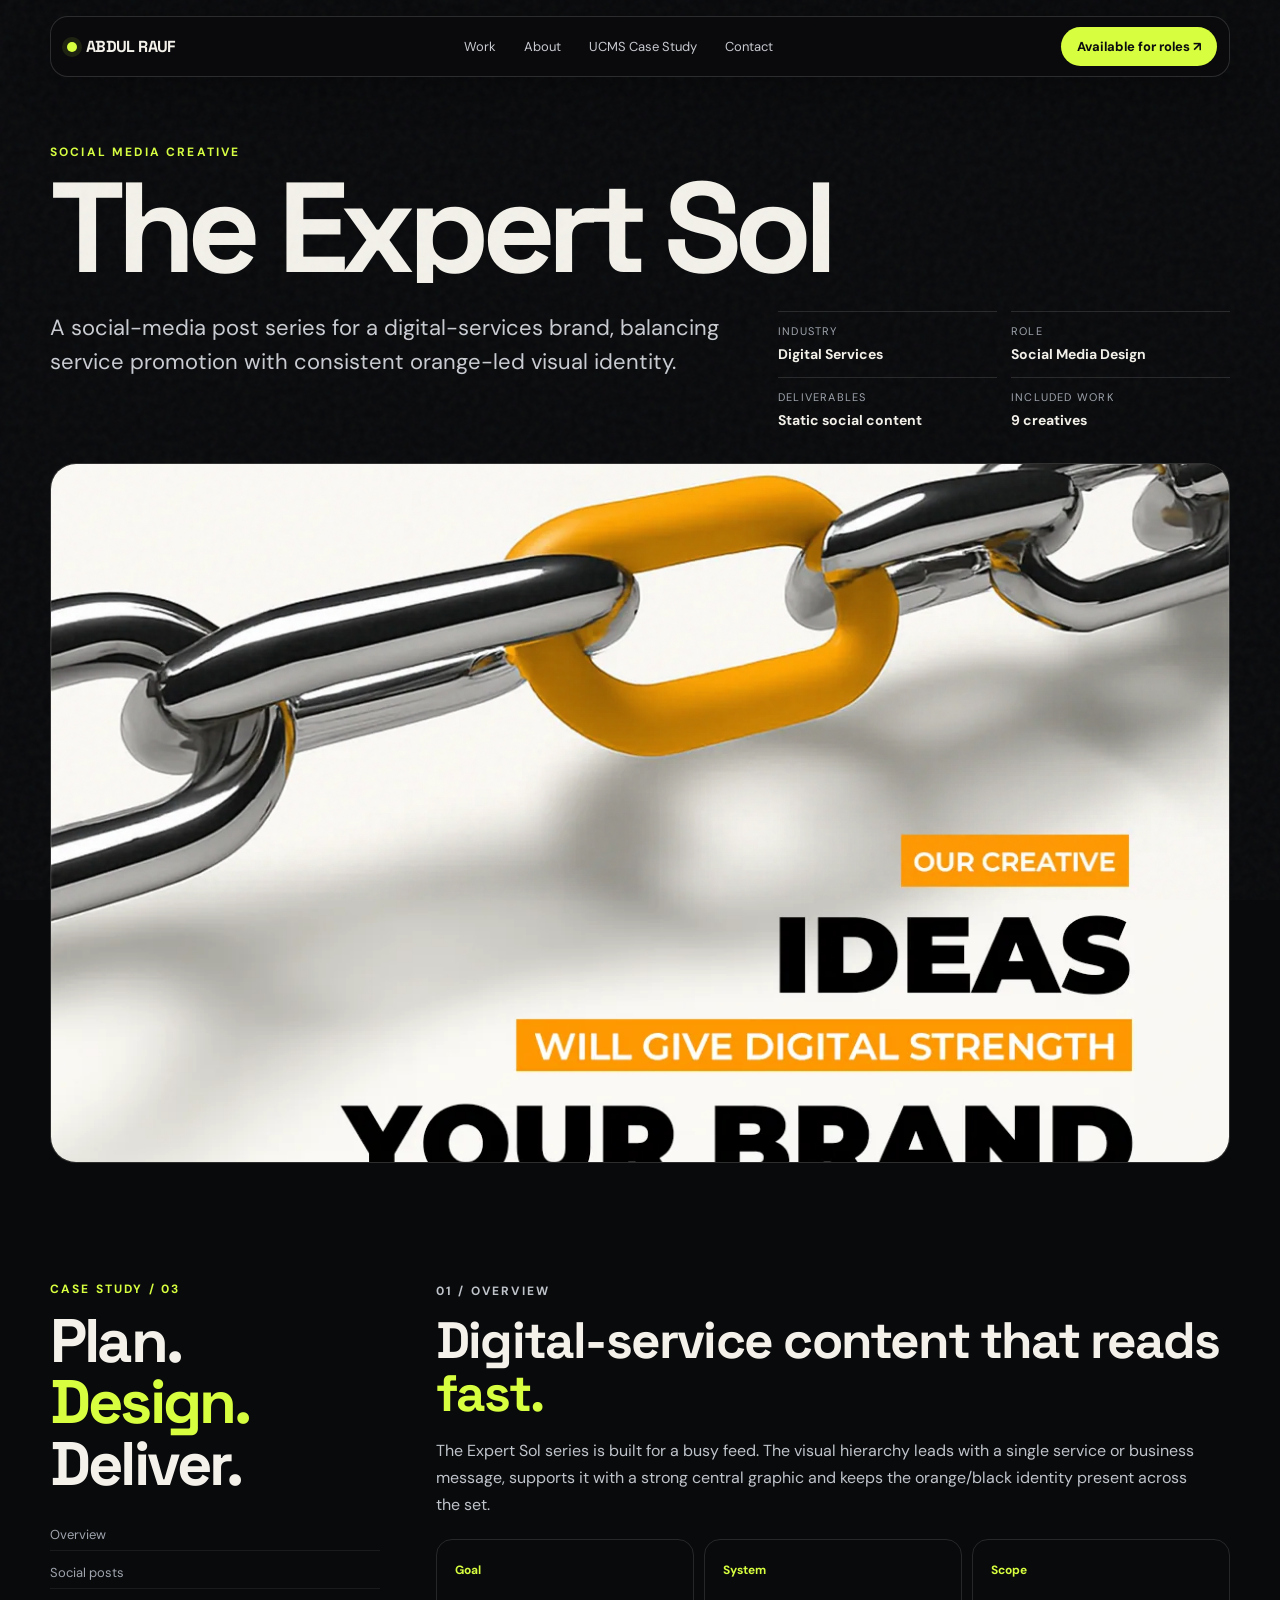
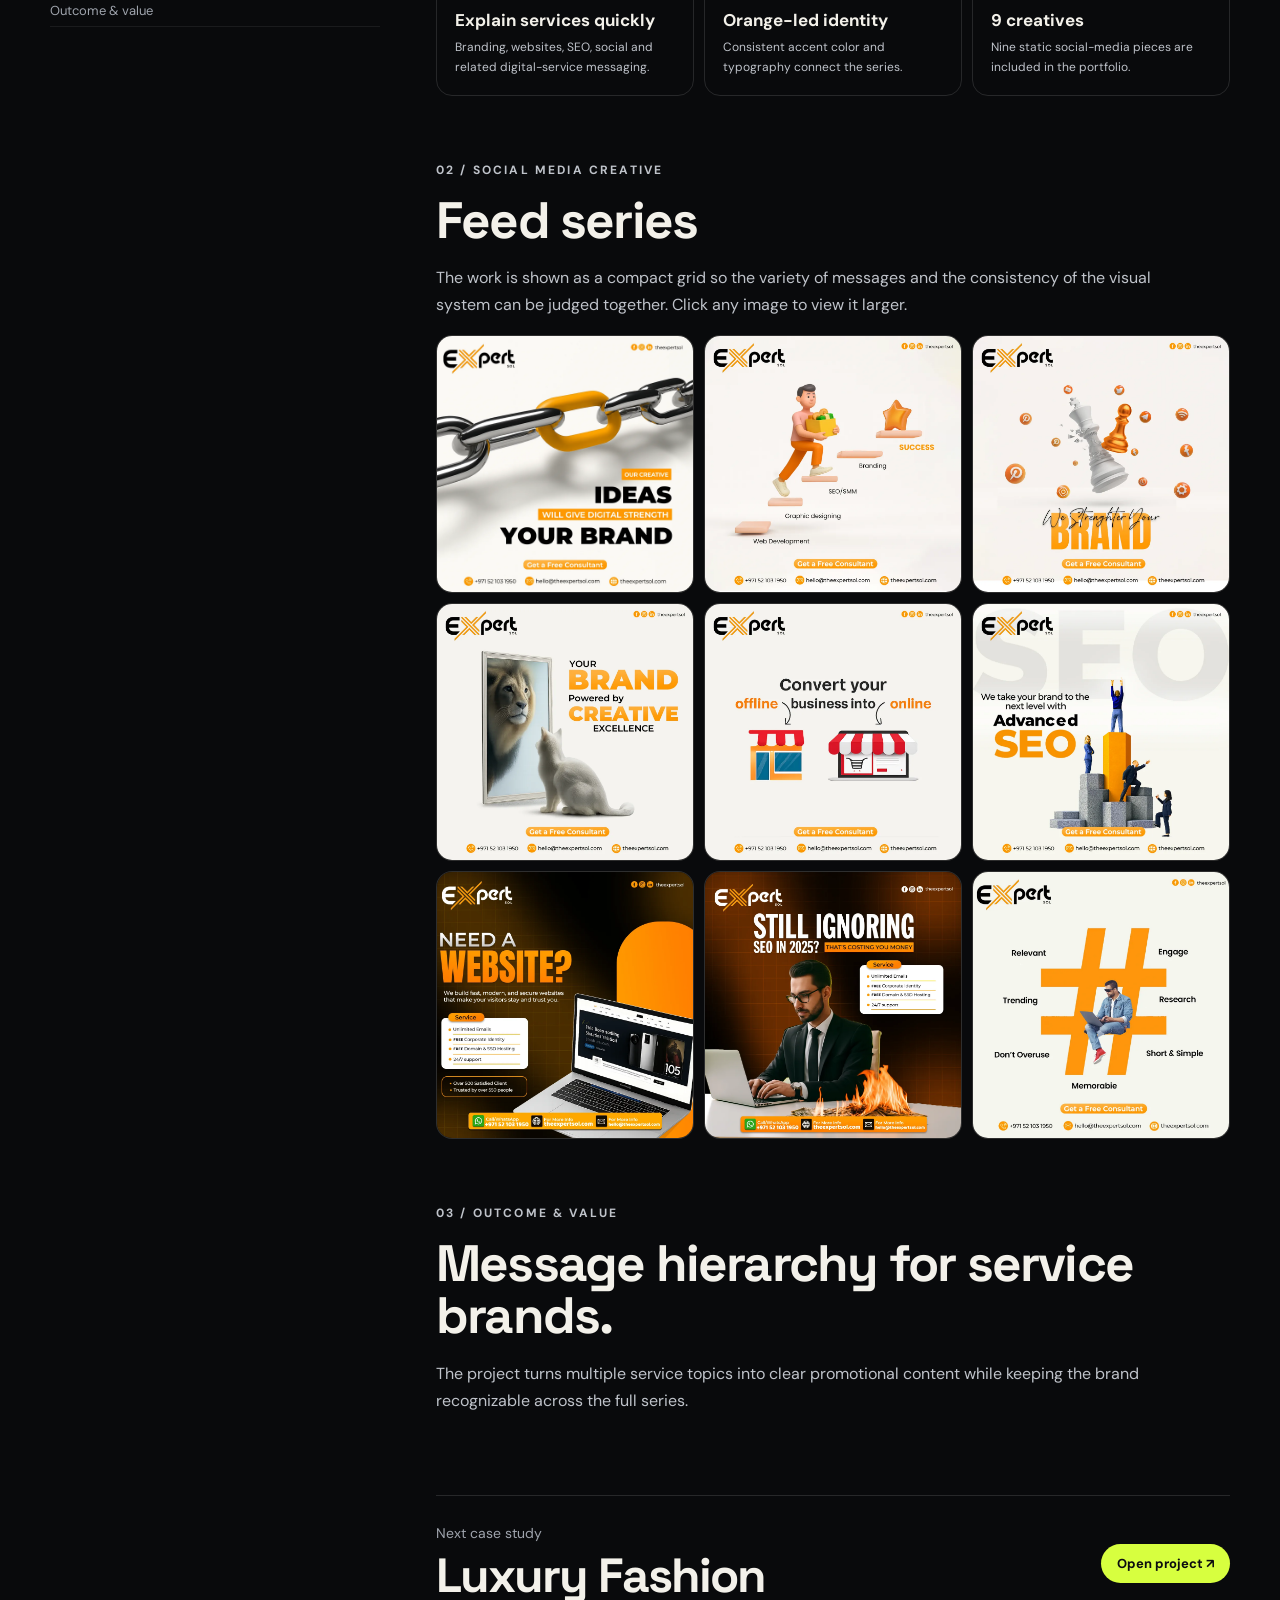
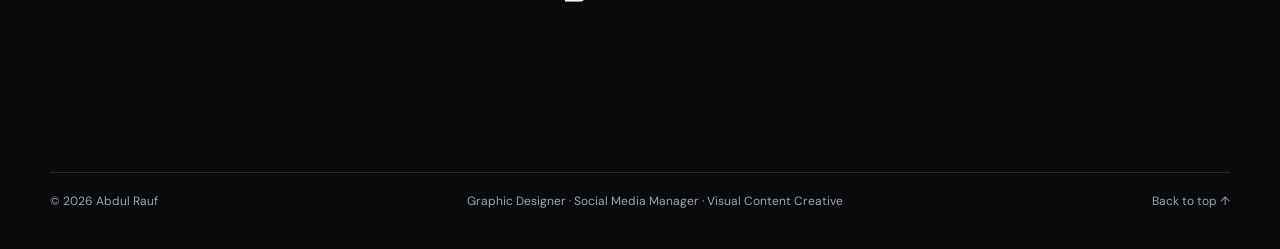
<file: experts.html>
<!doctype html><html lang="en"><head><meta charset="utf-8"><meta name="viewport" content="width=device-width,initial-scale=1"><meta name="theme-color" content="#090a0c"><meta name="description" content="The Expert Sol project case study by Abdul Rauf."><title>The Expert Sol Case Study — Abdul Rauf</title><link rel="stylesheet" href="styles.css"></head><body id="top">
<div class="scroll-progress"></div><div class="cursor"></div><div class="noise"></div>
<div class="loader"><div class="loader-mark">AR<span>.</span></div></div>
<header class="nav">
  <a class="brand magnetic" href="index.html"><span class="brand-dot"></span>ABDUL RAUF</a>
  <nav class="nav-links">
    <a class="" href="work.html">Work</a><a class="" href="about.html">About</a><a class="" href="ucms.html">UCMS Case Study</a>
    <a href="index.html#contact">Contact</a>
  </nav>
  <a class="nav-cta magnetic" href="index.html#roles">Available for roles ↗</a>
  <button class="menu-btn" aria-label="Open menu">Menu</button>
</header>

<main>
<section class="case-hero">
 <div class="shell">
  <p class="section-kicker reveal">Social media creative</p>
  <h1 class="case-title split-line"><span>The Expert Sol</span></h1>
  <div class="case-sub"><p class="lede reveal">A social-media post series for a digital-services brand, balancing service promotion with consistent orange-led visual identity.</p><div class="case-facts reveal"><div class="fact"><span>Industry</span><b>Digital Services</b></div><div class="fact"><span>Role</span><b>Social Media Design</b></div><div class="fact"><span>Deliverables</span><b>Static social content</b></div><div class="fact"><span>Included work</span><b>9 creatives</b></div></div></div>
  <div class="case-cover reveal"><img src="assets/images/experts-01.webp" alt="The Expert Sol case study cover"></div>
 </div>
</section>
<section class="section"><div class="shell case-body">
 <aside class="case-sticky reveal"><p class="section-kicker">Case study / 03</p><h2 class="h2">Plan.<br><em>Design.</em><br>Deliver.</h2><div class="case-index"><a href="#overview">Overview</a><a href="#gallery">Social posts</a><a href="#result">Outcome & value</a></div></aside>
 <div class="case-content"><section id="overview" class="reveal"><p class="section-kicker">01 / Overview</p><h2>Digital-service content that reads <em style="color:var(--acid);font-style:normal">fast.</em></h2><p>The Expert Sol series is built for a busy feed. The visual hierarchy leads with a single service or business message, supports it with a strong central graphic and keeps the orange/black identity present across the set.</p><div class="insight-grid"><div class="insight"><b>Goal</b><h4>Explain services quickly</h4><p>Branding, websites, SEO, social and related digital-service messaging.</p></div><div class="insight"><b>System</b><h4>Orange-led identity</h4><p>Consistent accent color and typography connect the series.</p></div><div class="insight"><b>Scope</b><h4>9 creatives</h4><p>Nine static social-media pieces are included in the portfolio.</p></div></div></section><section id="gallery" class="reveal"><p class="section-kicker">02 / Social media creative</p><h2>Feed series</h2><p>The work is shown as a compact grid so the variety of messages and the consistency of the visual system can be judged together. Click any image to view it larger.</p><div class="gallery social-grid"><figure class=""><img loading="lazy" src="assets/images/experts-01.webp" alt="The Expert Sol social media post 1"></figure><figure class=""><img loading="lazy" src="assets/images/experts-02.webp" alt="The Expert Sol social media post 2"></figure><figure class=""><img loading="lazy" src="assets/images/experts-03.webp" alt="The Expert Sol social media post 3"></figure><figure class=""><img loading="lazy" src="assets/images/experts-04.webp" alt="The Expert Sol social media post 4"></figure><figure class=""><img loading="lazy" src="assets/images/experts-05.webp" alt="The Expert Sol social media post 5"></figure><figure class=""><img loading="lazy" src="assets/images/experts-06.webp" alt="The Expert Sol social media post 6"></figure><figure class=""><img loading="lazy" src="assets/images/experts-07.webp" alt="The Expert Sol social media post 7"></figure><figure class=""><img loading="lazy" src="assets/images/experts-08.webp" alt="The Expert Sol social media post 8"></figure><figure class=""><img loading="lazy" src="assets/images/experts-09.webp" alt="The Expert Sol social media post 9"></figure></div></section><section id="result" class="reveal"><p class="section-kicker">03 / Outcome & value</p><h2>Message hierarchy for service brands.</h2><p>The project turns multiple service topics into clear promotional content while keeping the brand recognizable across the full series.</p></section>
  <section><div class="next-project"><div><span class="small">Next case study</span><br><strong>Luxury Fashion</strong></div><a class="btn magnetic" href="fashion.html">Open project ↗</a></div></section>
 </div>
</div></section>
</main>
<footer><div class="shell footer-row"><span>© 2026 Abdul Rauf</span><span>Graphic Designer · Social Media Manager · Visual Content Creative</span><a href="#top">Back to top ↑</a></div></footer>
<script src="app.js"></script>
</body></html>
</file>
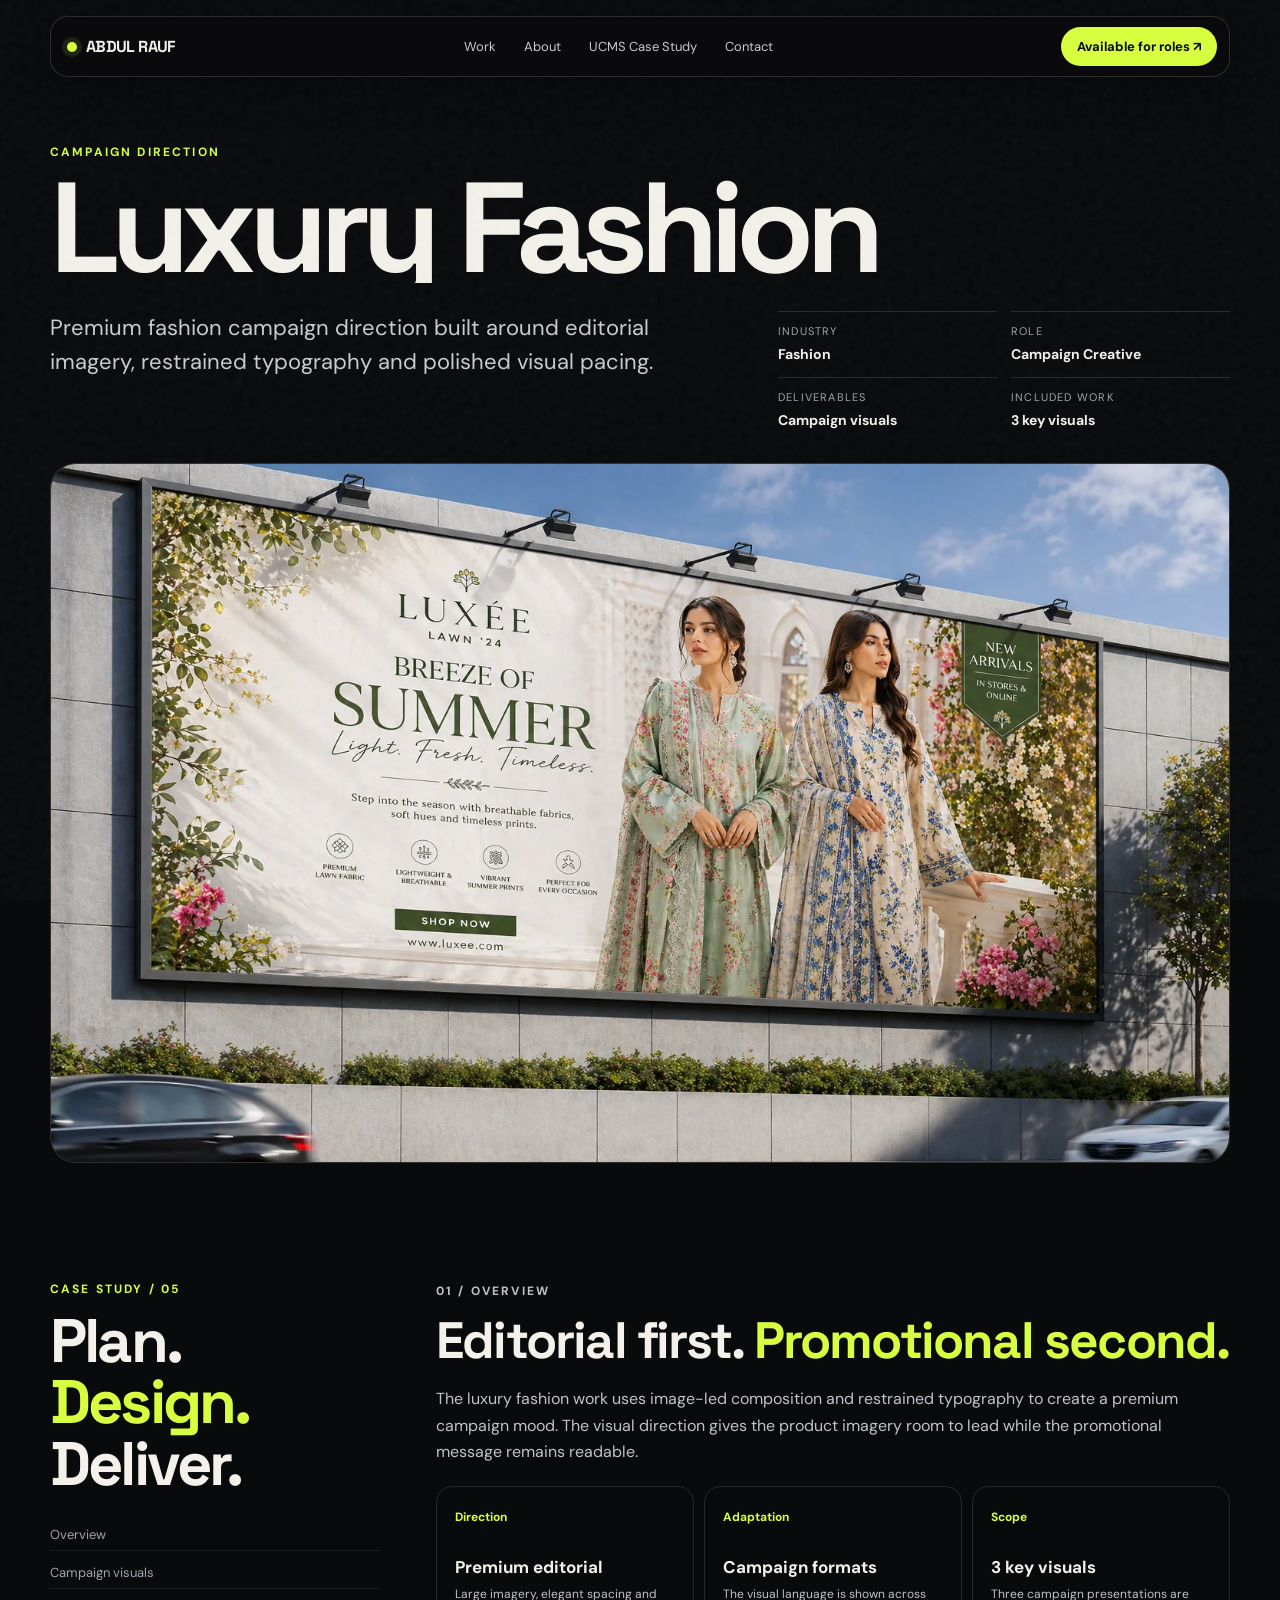
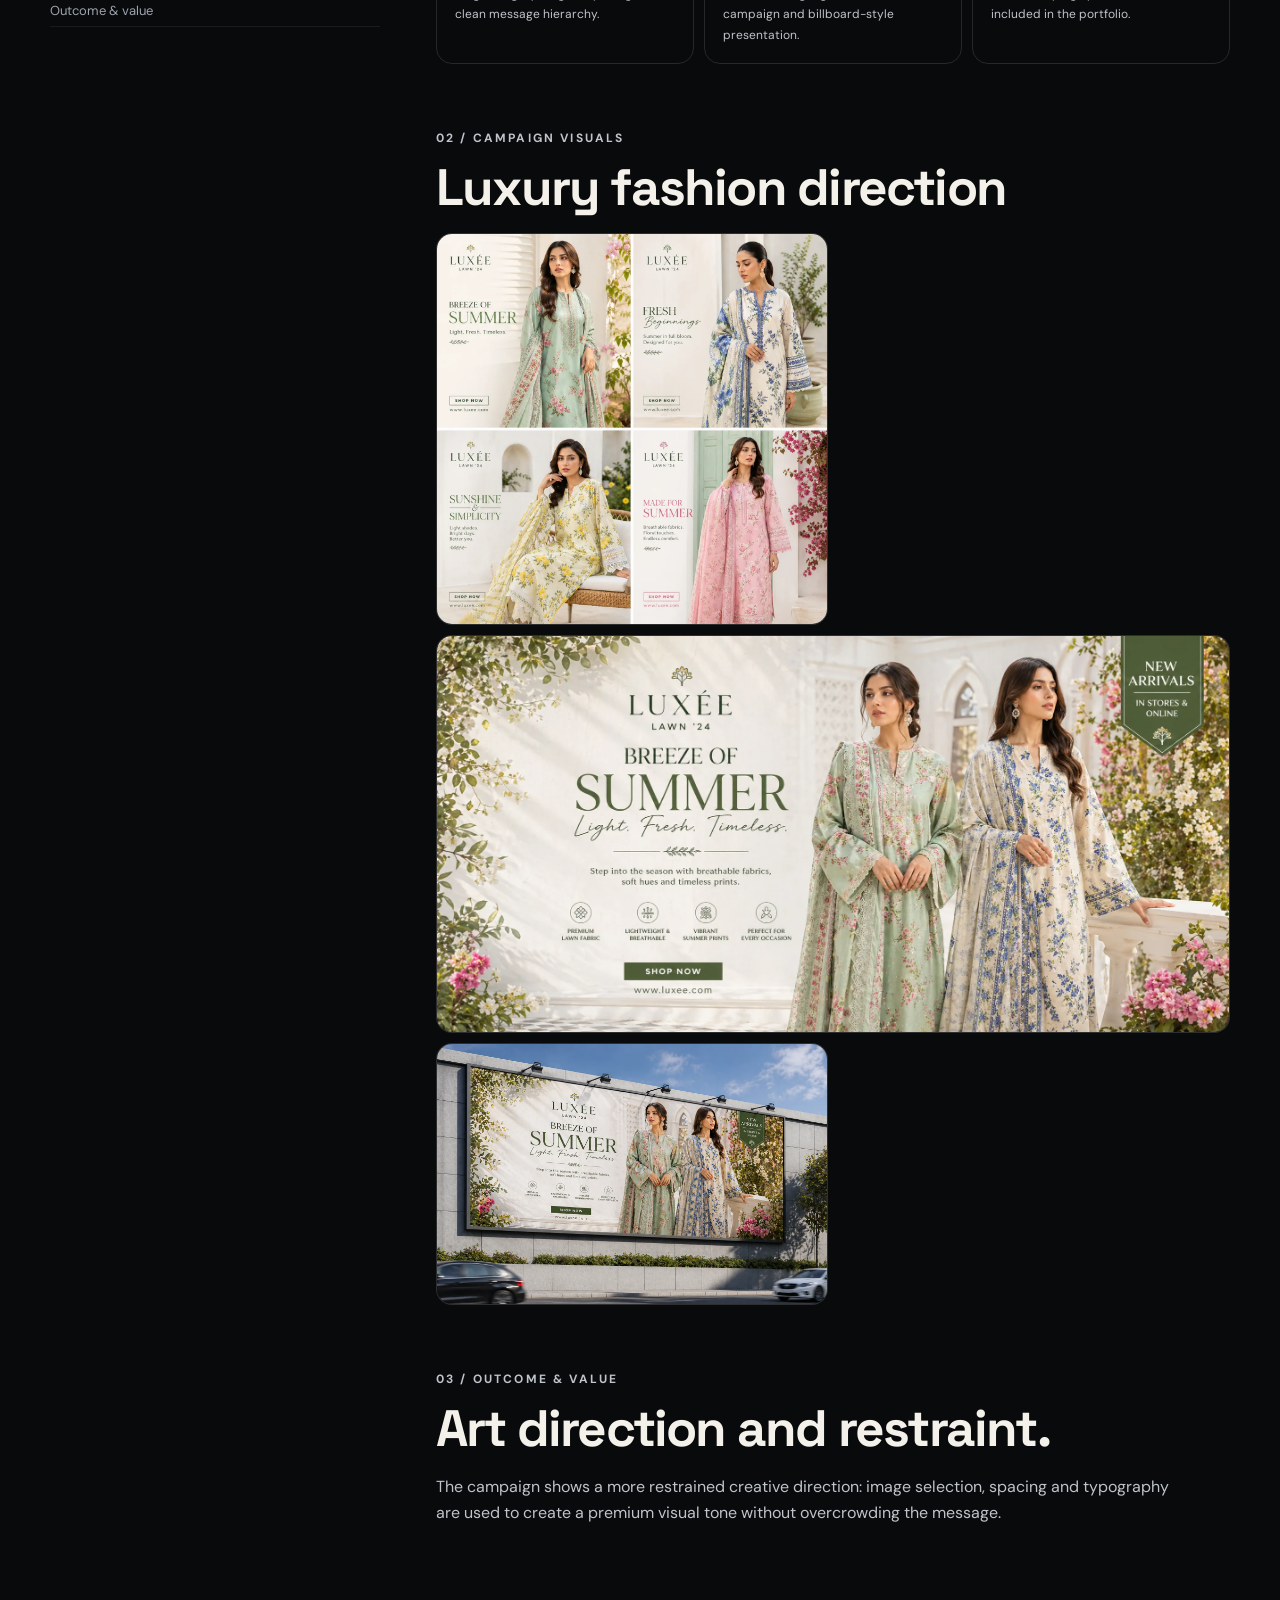
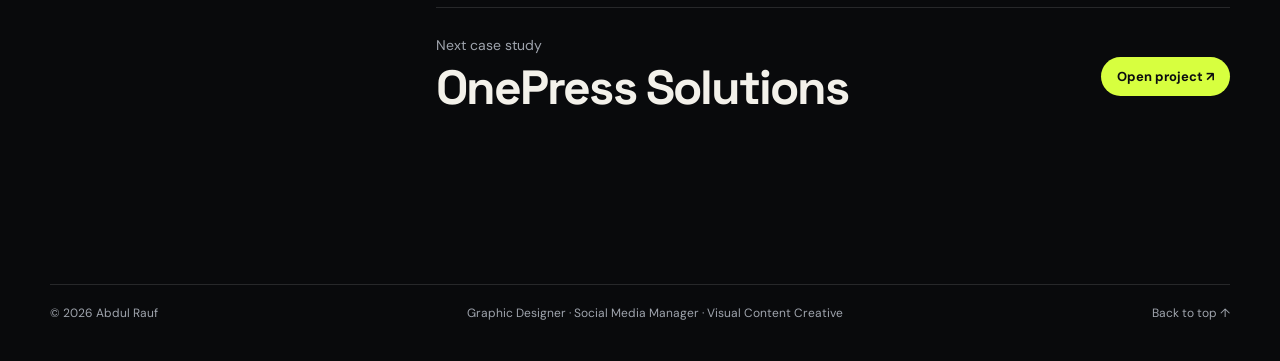
<file: fashion.html>
<!doctype html><html lang="en"><head><meta charset="utf-8"><meta name="viewport" content="width=device-width,initial-scale=1"><meta name="theme-color" content="#090a0c"><meta name="description" content="Luxury Fashion project case study by Abdul Rauf."><title>Luxury Fashion Case Study — Abdul Rauf</title><link rel="stylesheet" href="styles.css"></head><body id="top">
<div class="scroll-progress"></div><div class="cursor"></div><div class="noise"></div>
<div class="loader"><div class="loader-mark">AR<span>.</span></div></div>
<header class="nav">
  <a class="brand magnetic" href="index.html"><span class="brand-dot"></span>ABDUL RAUF</a>
  <nav class="nav-links">
    <a class="" href="work.html">Work</a><a class="" href="about.html">About</a><a class="" href="ucms.html">UCMS Case Study</a>
    <a href="index.html#contact">Contact</a>
  </nav>
  <a class="nav-cta magnetic" href="index.html#roles">Available for roles ↗</a>
  <button class="menu-btn" aria-label="Open menu">Menu</button>
</header>

<main>
<section class="case-hero">
 <div class="shell">
  <p class="section-kicker reveal">Campaign direction</p>
  <h1 class="case-title split-line"><span>Luxury Fashion</span></h1>
  <div class="case-sub"><p class="lede reveal">Premium fashion campaign direction built around editorial imagery, restrained typography and polished visual pacing.</p><div class="case-facts reveal"><div class="fact"><span>Industry</span><b>Fashion</b></div><div class="fact"><span>Role</span><b>Campaign Creative</b></div><div class="fact"><span>Deliverables</span><b>Campaign visuals</b></div><div class="fact"><span>Included work</span><b>3 key visuals</b></div></div></div>
  <div class="case-cover reveal"><img src="assets/images/luxury-fashion-03.webp" alt="Luxury Fashion case study cover"></div>
 </div>
</section>
<section class="section"><div class="shell case-body">
 <aside class="case-sticky reveal"><p class="section-kicker">Case study / 05</p><h2 class="h2">Plan.<br><em>Design.</em><br>Deliver.</h2><div class="case-index"><a href="#overview">Overview</a><a href="#gallery">Campaign visuals</a><a href="#result">Outcome & value</a></div></aside>
 <div class="case-content"><section id="overview" class="reveal"><p class="section-kicker">01 / Overview</p><h2>Editorial first. <em style="color:var(--acid);font-style:normal">Promotional second.</em></h2><p>The luxury fashion work uses image-led composition and restrained typography to create a premium campaign mood. The visual direction gives the product imagery room to lead while the promotional message remains readable.</p><div class="insight-grid"><div class="insight"><b>Direction</b><h4>Premium editorial</h4><p>Large imagery, elegant spacing and clean message hierarchy.</p></div><div class="insight"><b>Adaptation</b><h4>Campaign formats</h4><p>The visual language is shown across campaign and billboard-style presentation.</p></div><div class="insight"><b>Scope</b><h4>3 key visuals</h4><p>Three campaign presentations are included in the portfolio.</p></div></div></section><section id="gallery" class="reveal"><p class="section-kicker">02 / Campaign visuals</p><h2>Luxury fashion direction</h2><div class="gallery"><figure class=""><img loading="lazy" src="assets/images/luxury-fashion-01.webp" alt="Luxury fashion campaign 1"></figure><figure class="wide"><img loading="lazy" src="assets/images/luxury-fashion-02.webp" alt="Luxury fashion campaign 2"></figure><figure class=""><img loading="lazy" src="assets/images/luxury-fashion-03.webp" alt="Luxury fashion campaign 3"></figure></div></section><section id="result" class="reveal"><p class="section-kicker">03 / Outcome & value</p><h2>Art direction and restraint.</h2><p>The campaign shows a more restrained creative direction: image selection, spacing and typography are used to create a premium visual tone without overcrowding the message.</p></section>
  <section><div class="next-project"><div><span class="small">Next case study</span><br><strong>OnePress Solutions</strong></div><a class="btn magnetic" href="onepress.html">Open project ↗</a></div></section>
 </div>
</div></section>
</main>
<footer><div class="shell footer-row"><span>© 2026 Abdul Rauf</span><span>Graphic Designer · Social Media Manager · Visual Content Creative</span><a href="#top">Back to top ↑</a></div></footer>
<script src="app.js"></script>
</body></html>
</file>
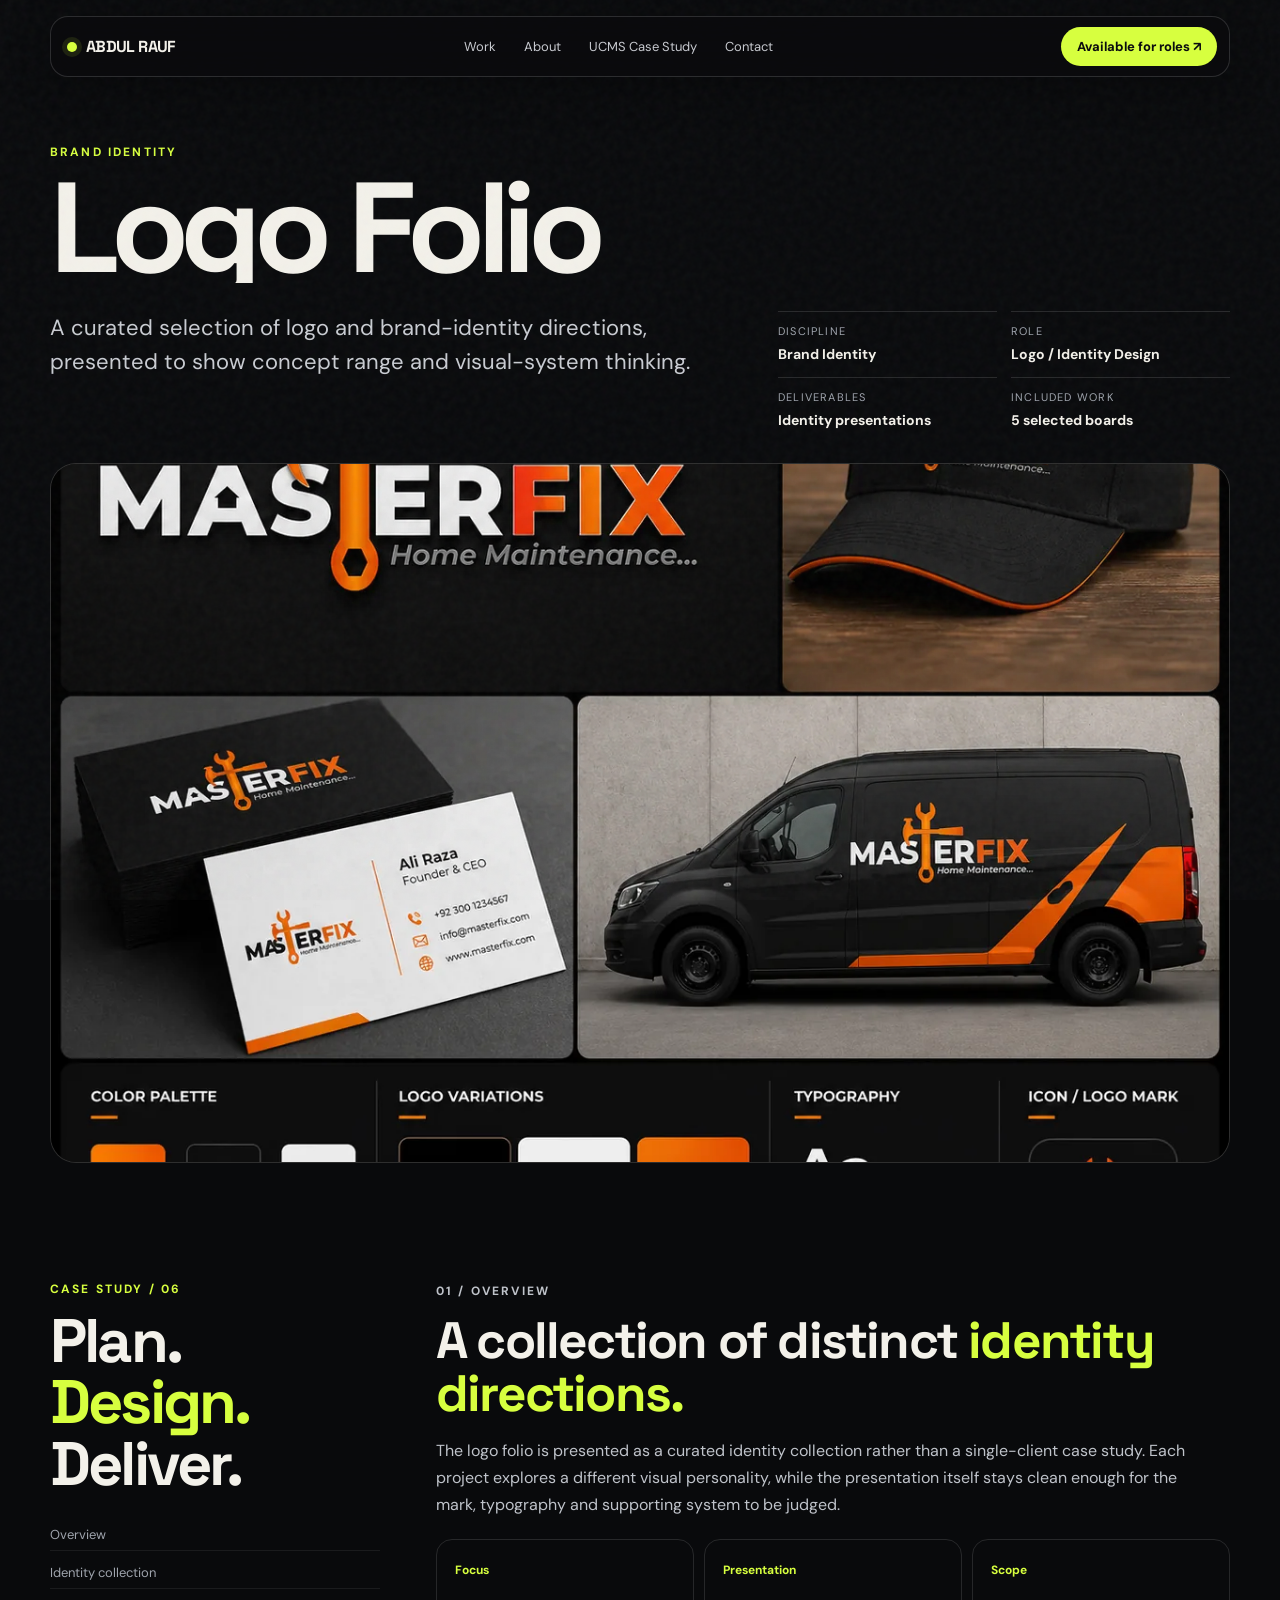
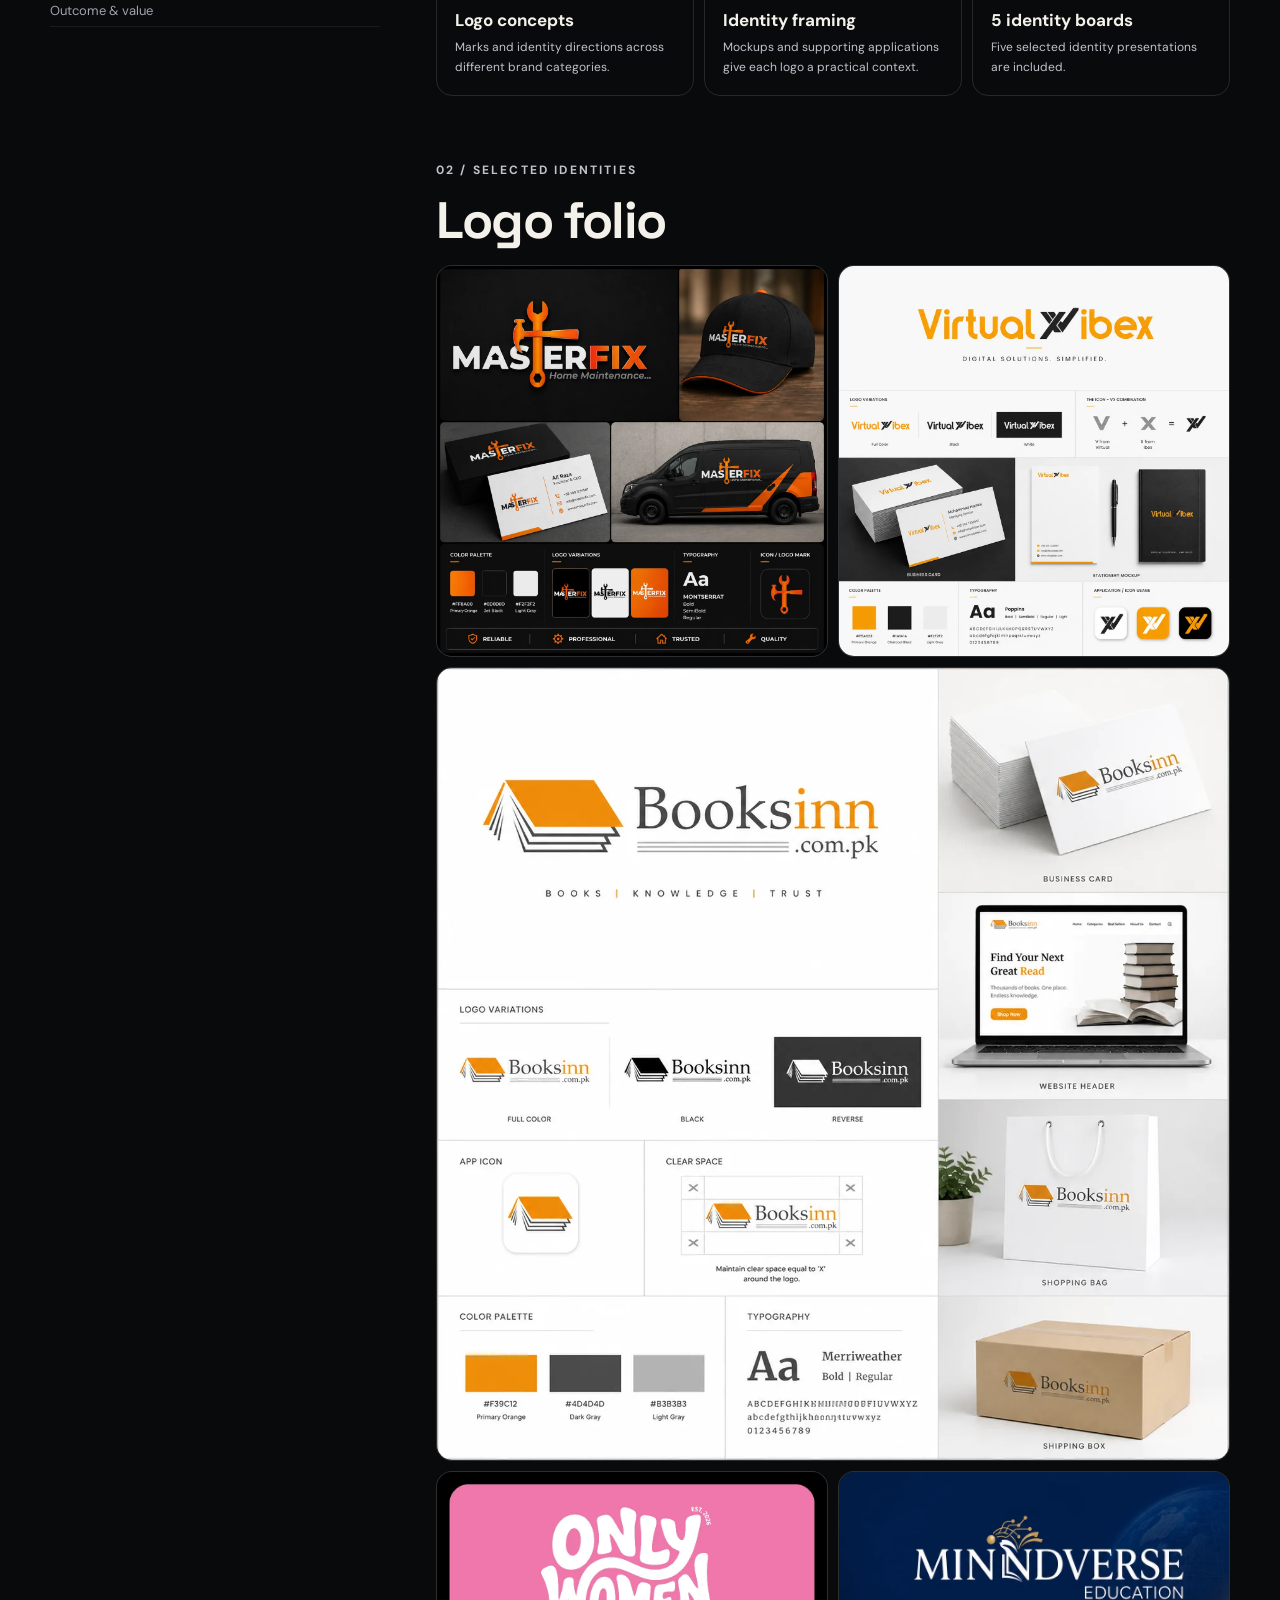
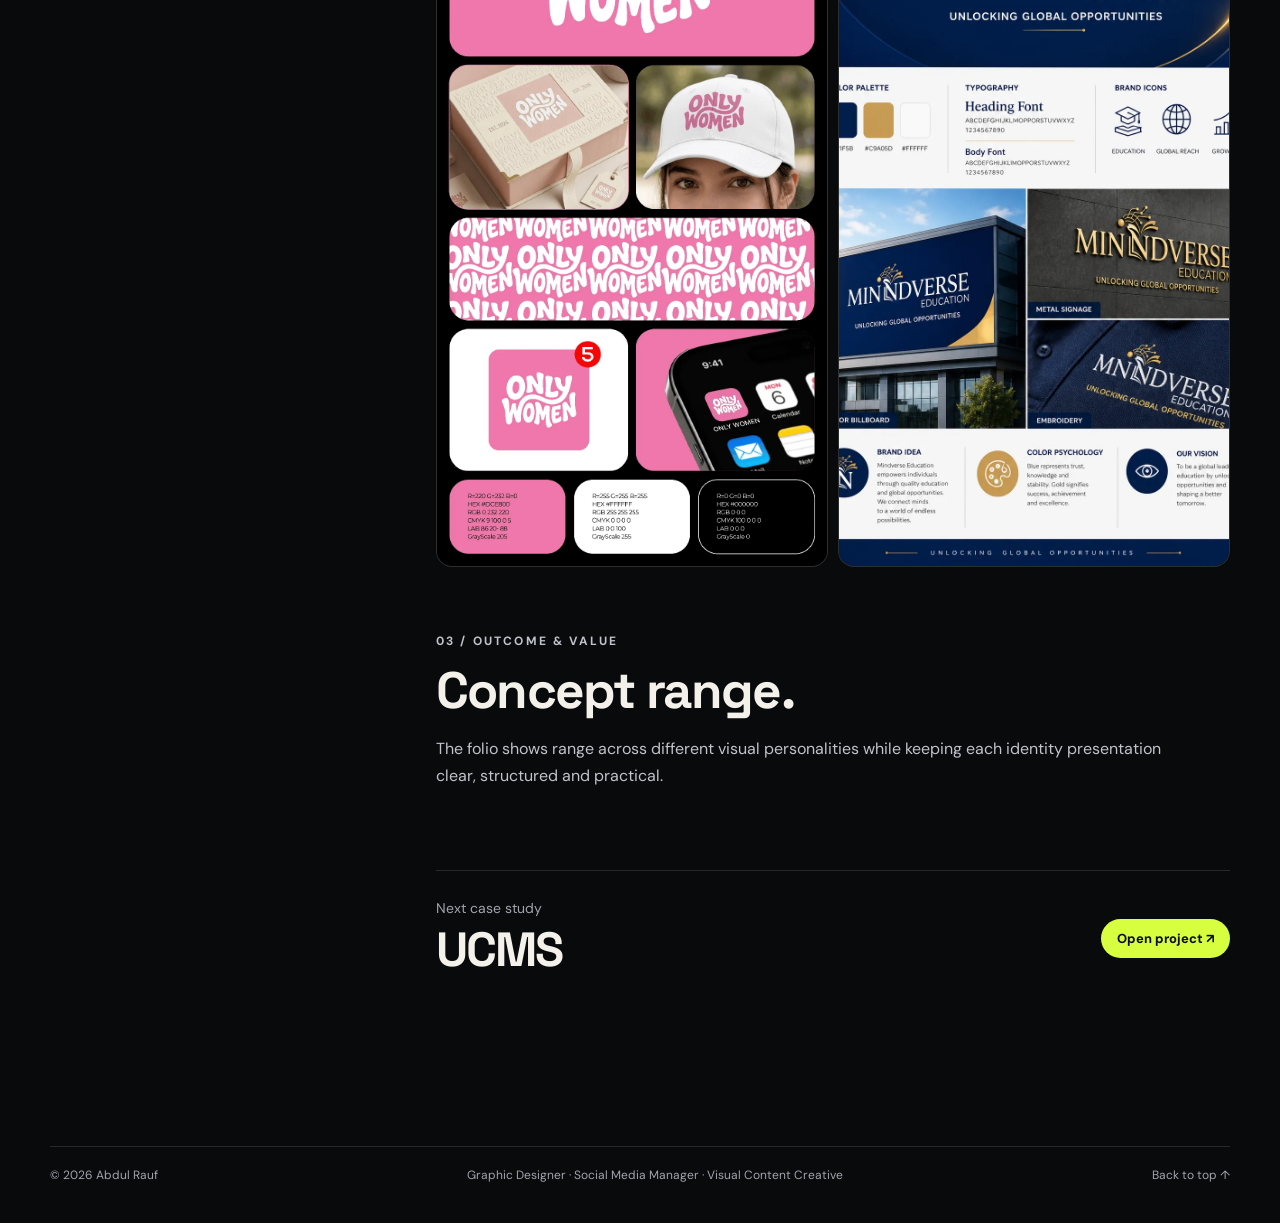
<file: logos.html>
<!doctype html><html lang="en"><head><meta charset="utf-8"><meta name="viewport" content="width=device-width,initial-scale=1"><meta name="theme-color" content="#090a0c"><meta name="description" content="Logo Folio project case study by Abdul Rauf."><title>Logo Folio Case Study — Abdul Rauf</title><link rel="stylesheet" href="styles.css"></head><body id="top">
<div class="scroll-progress"></div><div class="cursor"></div><div class="noise"></div>
<div class="loader"><div class="loader-mark">AR<span>.</span></div></div>
<header class="nav">
  <a class="brand magnetic" href="index.html"><span class="brand-dot"></span>ABDUL RAUF</a>
  <nav class="nav-links">
    <a class="" href="work.html">Work</a><a class="" href="about.html">About</a><a class="" href="ucms.html">UCMS Case Study</a>
    <a href="index.html#contact">Contact</a>
  </nav>
  <a class="nav-cta magnetic" href="index.html#roles">Available for roles ↗</a>
  <button class="menu-btn" aria-label="Open menu">Menu</button>
</header>

<main>
<section class="case-hero">
 <div class="shell">
  <p class="section-kicker reveal">Brand identity</p>
  <h1 class="case-title split-line"><span>Logo Folio</span></h1>
  <div class="case-sub"><p class="lede reveal">A curated selection of logo and brand-identity directions, presented to show concept range and visual-system thinking.</p><div class="case-facts reveal"><div class="fact"><span>Discipline</span><b>Brand Identity</b></div><div class="fact"><span>Role</span><b>Logo / Identity Design</b></div><div class="fact"><span>Deliverables</span><b>Identity presentations</b></div><div class="fact"><span>Included work</span><b>5 selected boards</b></div></div></div>
  <div class="case-cover reveal"><img src="assets/images/logo-folio-01.webp" alt="Logo Folio case study cover"></div>
 </div>
</section>
<section class="section"><div class="shell case-body">
 <aside class="case-sticky reveal"><p class="section-kicker">Case study / 06</p><h2 class="h2">Plan.<br><em>Design.</em><br>Deliver.</h2><div class="case-index"><a href="#overview">Overview</a><a href="#gallery">Identity collection</a><a href="#result">Outcome & value</a></div></aside>
 <div class="case-content"><section id="overview" class="reveal"><p class="section-kicker">01 / Overview</p><h2>A collection of distinct <em style="color:var(--acid);font-style:normal">identity directions.</em></h2><p>The logo folio is presented as a curated identity collection rather than a single-client case study. Each project explores a different visual personality, while the presentation itself stays clean enough for the mark, typography and supporting system to be judged.</p><div class="insight-grid"><div class="insight"><b>Focus</b><h4>Logo concepts</h4><p>Marks and identity directions across different brand categories.</p></div><div class="insight"><b>Presentation</b><h4>Identity framing</h4><p>Mockups and supporting applications give each logo a practical context.</p></div><div class="insight"><b>Scope</b><h4>5 identity boards</h4><p>Five selected identity presentations are included.</p></div></div></section><section id="gallery" class="reveal"><p class="section-kicker">02 / Selected identities</p><h2>Logo folio</h2><div class="gallery logo-grid"><figure class=""><img loading="lazy" src="assets/images/logo-folio-01.webp" alt="Logo identity presentation 1"></figure><figure class=""><img loading="lazy" src="assets/images/logo-folio-02.webp" alt="Logo identity presentation 2"></figure><figure class="wide"><img loading="lazy" src="assets/images/logo-folio-03.webp" alt="Logo identity presentation 3"></figure><figure class=""><img loading="lazy" src="assets/images/logo-folio-04.webp" alt="Logo identity presentation 4"></figure><figure class=""><img loading="lazy" src="assets/images/logo-folio-05.webp" alt="Logo identity presentation 5"></figure></div></section><section id="result" class="reveal"><p class="section-kicker">03 / Outcome & value</p><h2>Concept range.</h2><p>The folio shows range across different visual personalities while keeping each identity presentation clear, structured and practical.</p></section>
  <section><div class="next-project"><div><span class="small">Next case study</span><br><strong>UCMS</strong></div><a class="btn magnetic" href="ucms.html">Open project ↗</a></div></section>
 </div>
</div></section>
</main>
<footer><div class="shell footer-row"><span>© 2026 Abdul Rauf</span><span>Graphic Designer · Social Media Manager · Visual Content Creative</span><a href="#top">Back to top ↑</a></div></footer>
<script src="app.js"></script>
</body></html>
</file>
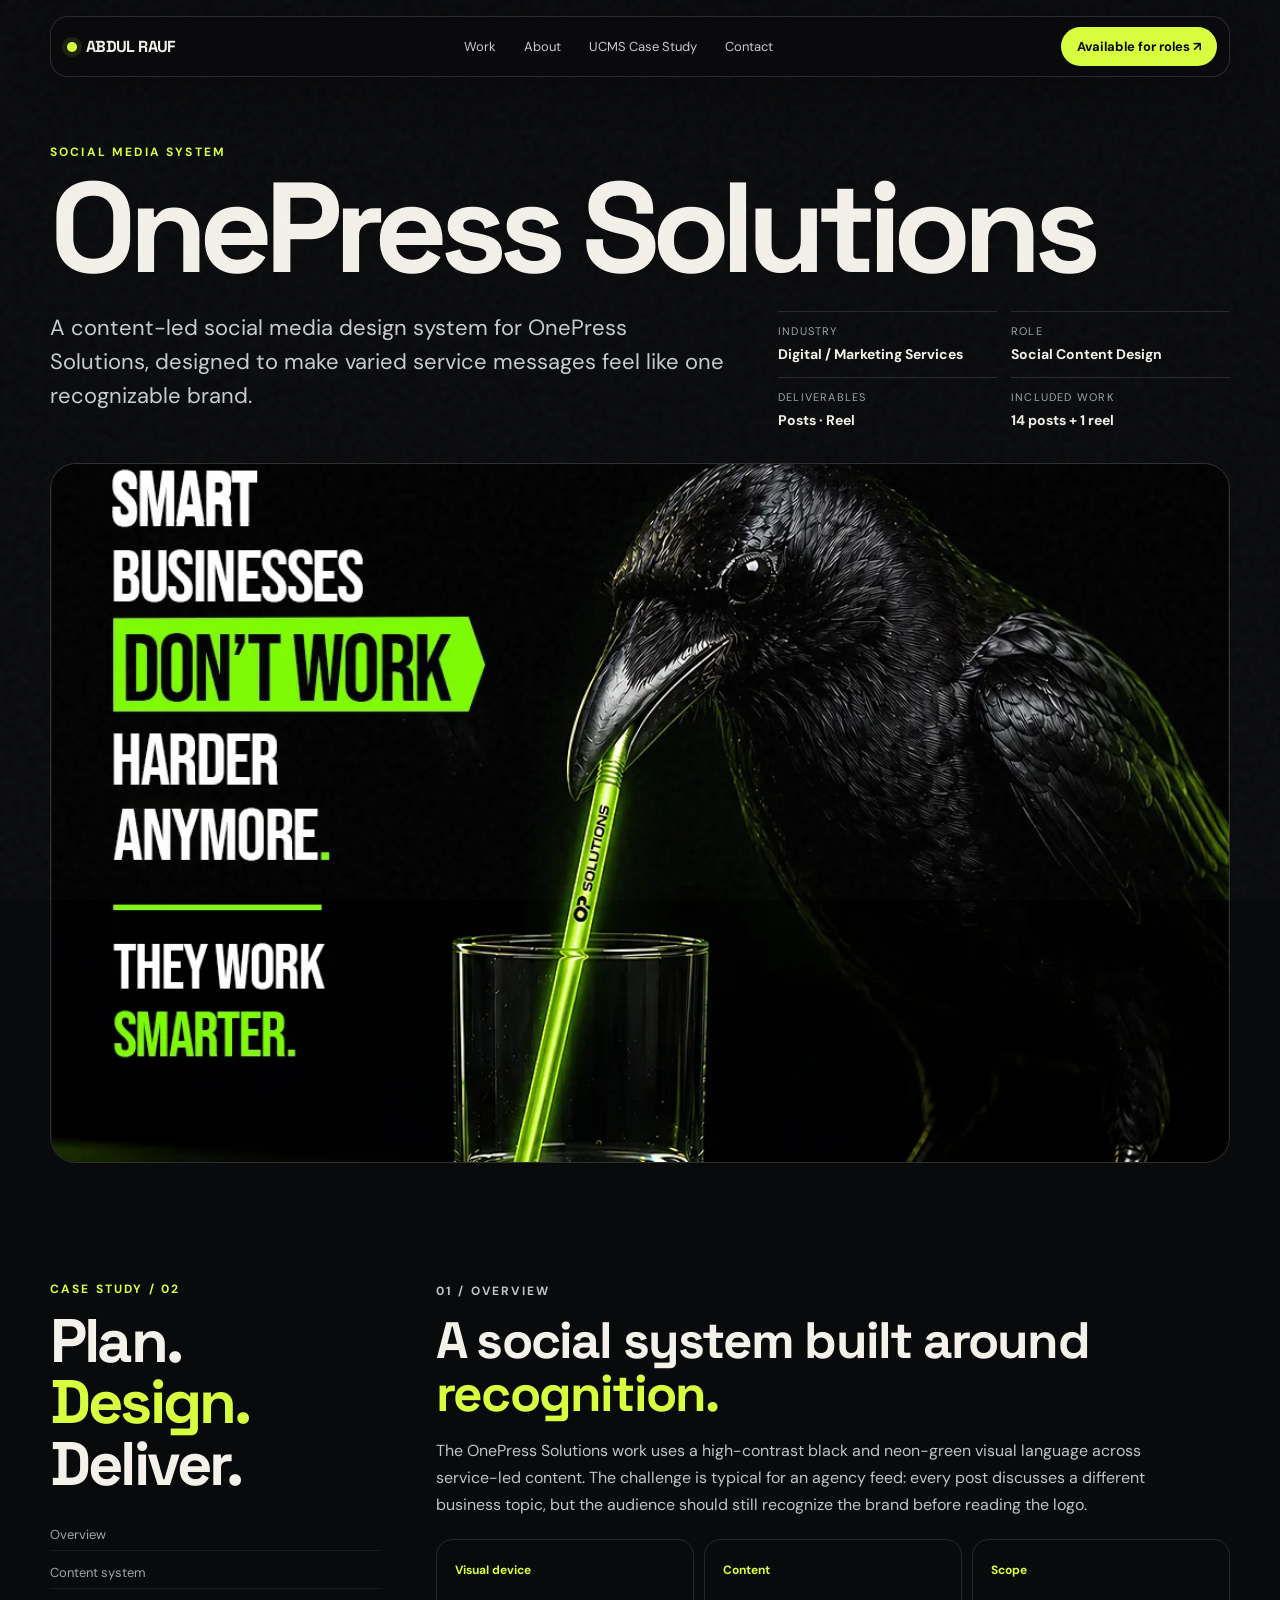
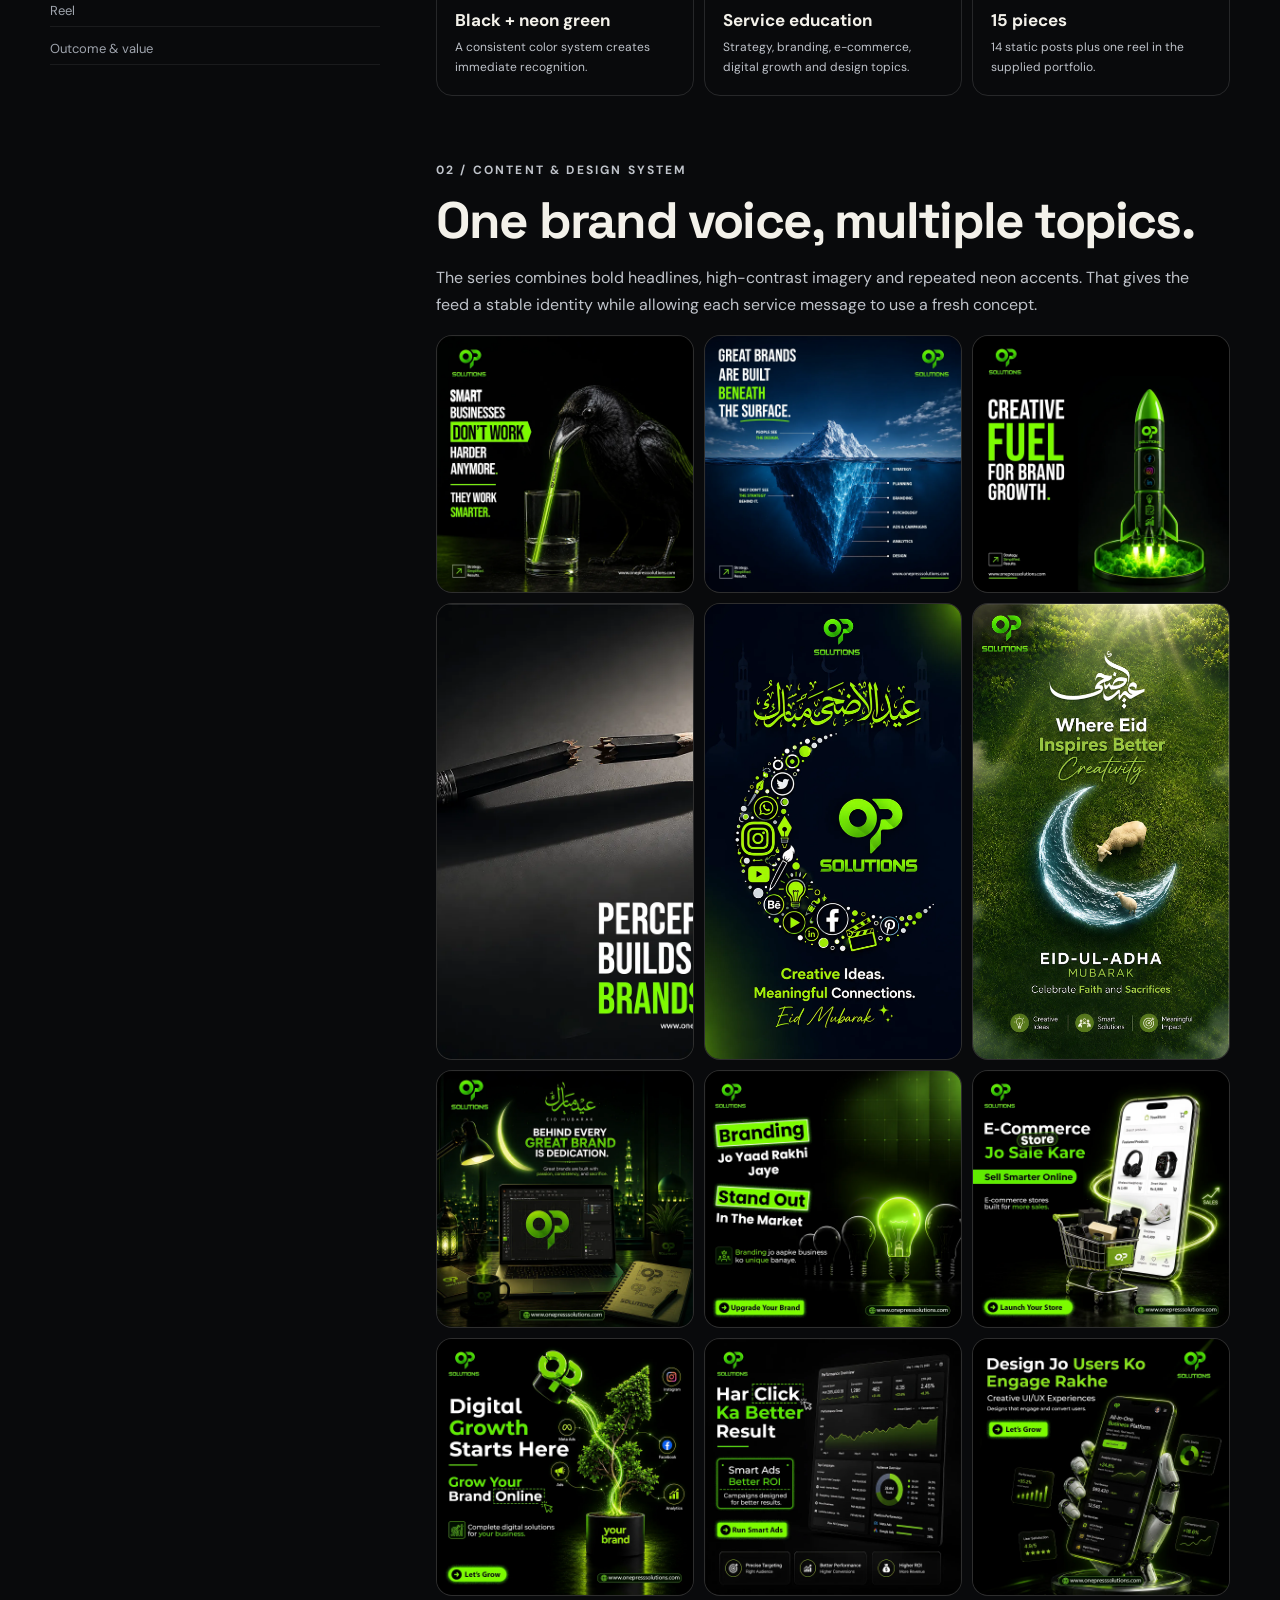
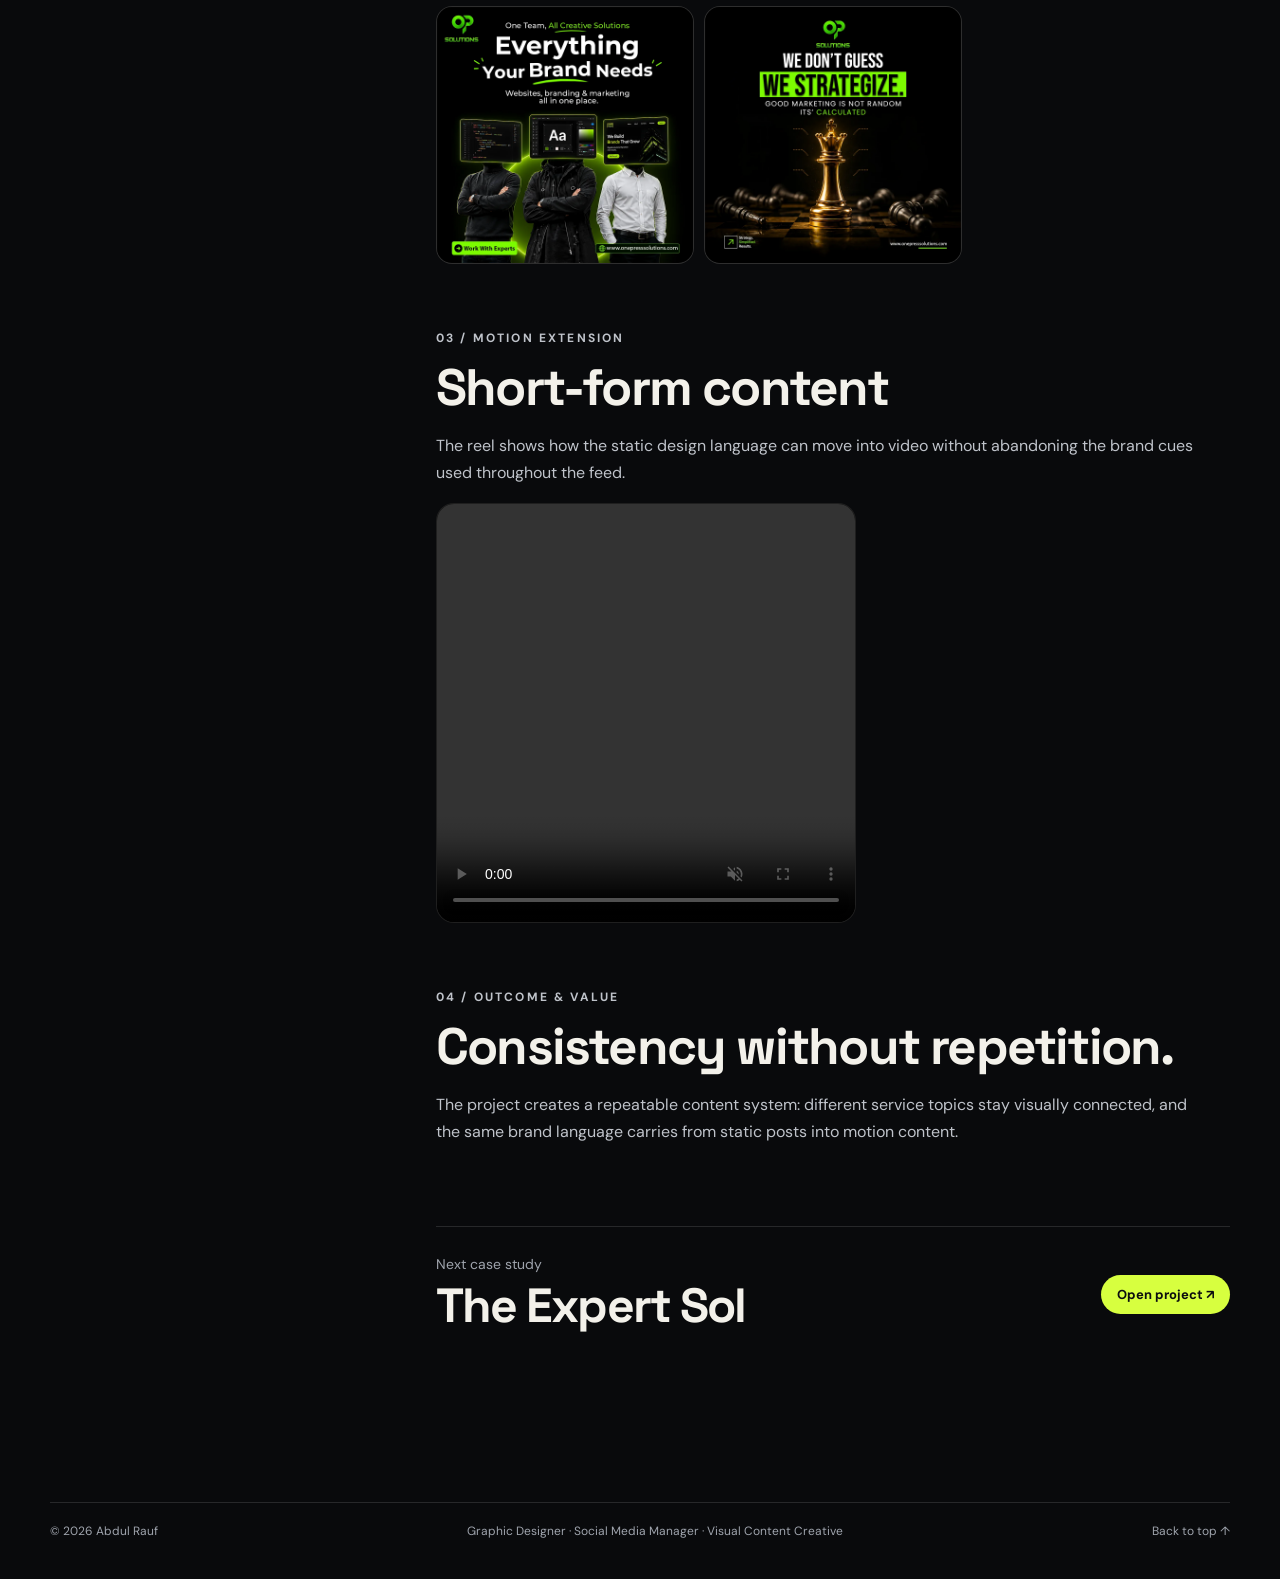
<file: onepress.html>
<!doctype html><html lang="en"><head><meta charset="utf-8"><meta name="viewport" content="width=device-width,initial-scale=1"><meta name="theme-color" content="#090a0c"><meta name="description" content="OnePress Solutions project case study by Abdul Rauf."><title>OnePress Solutions Case Study — Abdul Rauf</title><link rel="stylesheet" href="styles.css"></head><body id="top">
<div class="scroll-progress"></div><div class="cursor"></div><div class="noise"></div>
<div class="loader"><div class="loader-mark">AR<span>.</span></div></div>
<header class="nav">
  <a class="brand magnetic" href="index.html"><span class="brand-dot"></span>ABDUL RAUF</a>
  <nav class="nav-links">
    <a class="" href="work.html">Work</a><a class="" href="about.html">About</a><a class="" href="ucms.html">UCMS Case Study</a>
    <a href="index.html#contact">Contact</a>
  </nav>
  <a class="nav-cta magnetic" href="index.html#roles">Available for roles ↗</a>
  <button class="menu-btn" aria-label="Open menu">Menu</button>
</header>

<main>
<section class="case-hero">
 <div class="shell">
  <p class="section-kicker reveal">Social media system</p>
  <h1 class="case-title split-line"><span>OnePress Solutions</span></h1>
  <div class="case-sub"><p class="lede reveal">A content-led social media design system for OnePress Solutions, designed to make varied service messages feel like one recognizable brand.</p><div class="case-facts reveal"><div class="fact"><span>Industry</span><b>Digital / Marketing Services</b></div><div class="fact"><span>Role</span><b>Social Content Design</b></div><div class="fact"><span>Deliverables</span><b>Posts · Reel</b></div><div class="fact"><span>Included work</span><b>14 posts + 1 reel</b></div></div></div>
  <div class="case-cover reveal"><img src="assets/images/onepress-01.webp" alt="OnePress Solutions case study cover"></div>
 </div>
</section>
<section class="section"><div class="shell case-body">
 <aside class="case-sticky reveal"><p class="section-kicker">Case study / 02</p><h2 class="h2">Plan.<br><em>Design.</em><br>Deliver.</h2><div class="case-index"><a href="#overview">Overview</a><a href="#system">Content system</a><a href="#motion">Reel</a><a href="#result">Outcome & value</a></div></aside>
 <div class="case-content"><section id="overview" class="reveal"><p class="section-kicker">01 / Overview</p><h2>A social system built around <em style="color:var(--acid);font-style:normal">recognition.</em></h2><p>The OnePress Solutions work uses a high-contrast black and neon-green visual language across service-led content. The challenge is typical for an agency feed: every post discusses a different business topic, but the audience should still recognize the brand before reading the logo.</p><div class="insight-grid"><div class="insight"><b>Visual device</b><h4>Black + neon green</h4><p>A consistent color system creates immediate recognition.</p></div><div class="insight"><b>Content</b><h4>Service education</h4><p>Strategy, branding, e-commerce, digital growth and design topics.</p></div><div class="insight"><b>Scope</b><h4>15 pieces</h4><p>14 static posts plus one reel in the supplied portfolio.</p></div></div></section><section id="system" class="reveal"><p class="section-kicker">02 / Content & design system</p><h2>One brand voice, multiple topics.</h2><p>The series combines bold headlines, high-contrast imagery and repeated neon accents. That gives the feed a stable identity while allowing each service message to use a fresh concept.</p><div class="gallery social-grid"><figure class=""><img loading="lazy" src="assets/images/onepress-01.webp" alt="OnePress Solutions social post 1"></figure><figure class=""><img loading="lazy" src="assets/images/onepress-02.webp" alt="OnePress Solutions social post 2"></figure><figure class=""><img loading="lazy" src="assets/images/onepress-03.webp" alt="OnePress Solutions social post 3"></figure><figure class=""><img loading="lazy" src="assets/images/onepress-04.webp" alt="OnePress Solutions social post 4"></figure><figure class=""><img loading="lazy" src="assets/images/onepress-05.webp" alt="OnePress Solutions social post 5"></figure><figure class=""><img loading="lazy" src="assets/images/onepress-06.webp" alt="OnePress Solutions social post 6"></figure><figure class=""><img loading="lazy" src="assets/images/onepress-07.webp" alt="OnePress Solutions social post 7"></figure><figure class=""><img loading="lazy" src="assets/images/onepress-08.webp" alt="OnePress Solutions social post 8"></figure><figure class=""><img loading="lazy" src="assets/images/onepress-09.webp" alt="OnePress Solutions social post 9"></figure><figure class=""><img loading="lazy" src="assets/images/onepress-10.webp" alt="OnePress Solutions social post 10"></figure><figure class=""><img loading="lazy" src="assets/images/onepress-11.webp" alt="OnePress Solutions social post 11"></figure><figure class=""><img loading="lazy" src="assets/images/onepress-12.webp" alt="OnePress Solutions social post 12"></figure><figure class=""><img loading="lazy" src="assets/images/onepress-13.webp" alt="OnePress Solutions social post 13"></figure><figure class=""><img loading="lazy" src="assets/images/onepress-14.webp" alt="OnePress Solutions social post 14"></figure></div></section><section id="motion" class="reveal"><p class="section-kicker">03 / Motion extension</p><h2>Short-form content</h2><p>The reel shows how the static design language can move into video without abandoning the brand cues used throughout the feed.</p><div class="video-grid one square-reel"><div class="video-card"><video data-autoplay muted loop playsinline controls preload="metadata" src="assets/videos/onepress-01.mp4"></video></div></div></section><section id="result" class="reveal"><p class="section-kicker">04 / Outcome & value</p><h2>Consistency without repetition.</h2><p>The project creates a repeatable content system: different service topics stay visually connected, and the same brand language carries from static posts into motion content.</p></section>
  <section><div class="next-project"><div><span class="small">Next case study</span><br><strong>The Expert Sol</strong></div><a class="btn magnetic" href="experts.html">Open project ↗</a></div></section>
 </div>
</div></section>
</main>
<footer><div class="shell footer-row"><span>© 2026 Abdul Rauf</span><span>Graphic Designer · Social Media Manager · Visual Content Creative</span><a href="#top">Back to top ↑</a></div></footer>
<script src="app.js"></script>
</body></html>
</file>
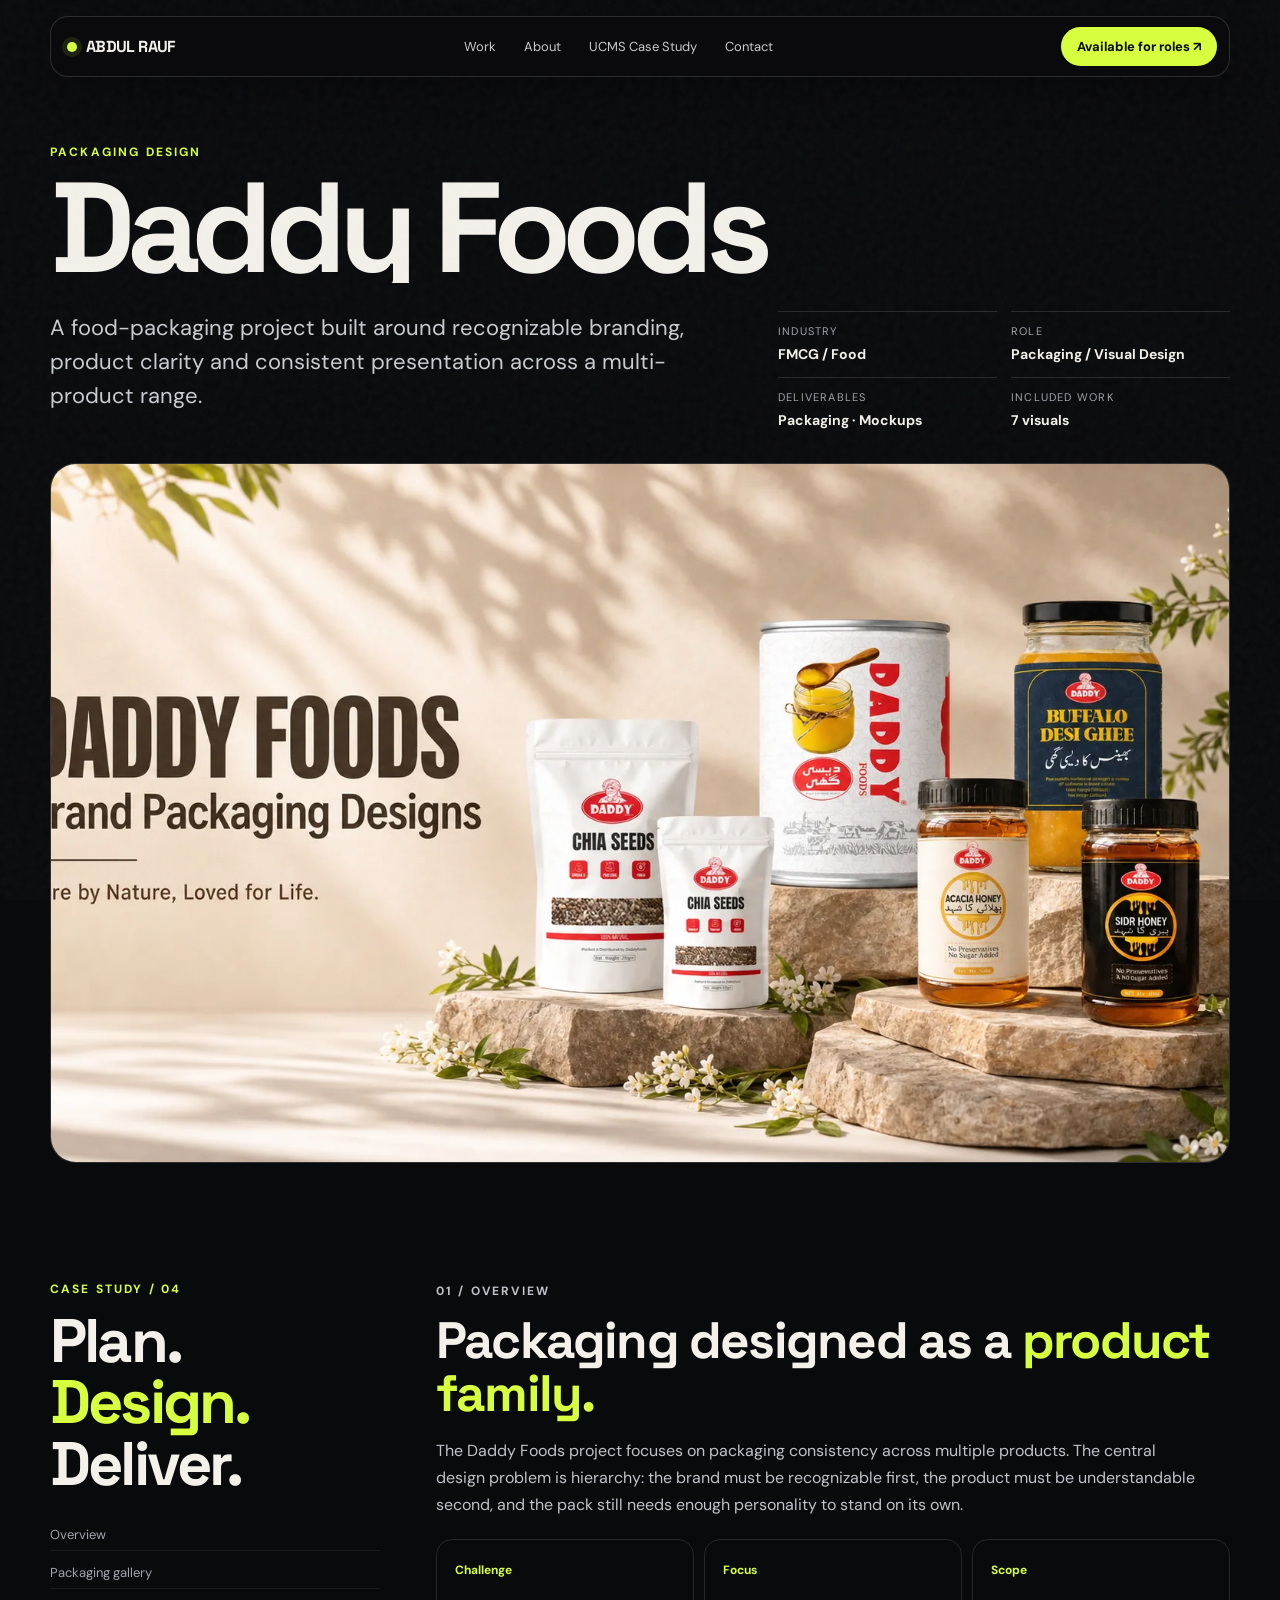
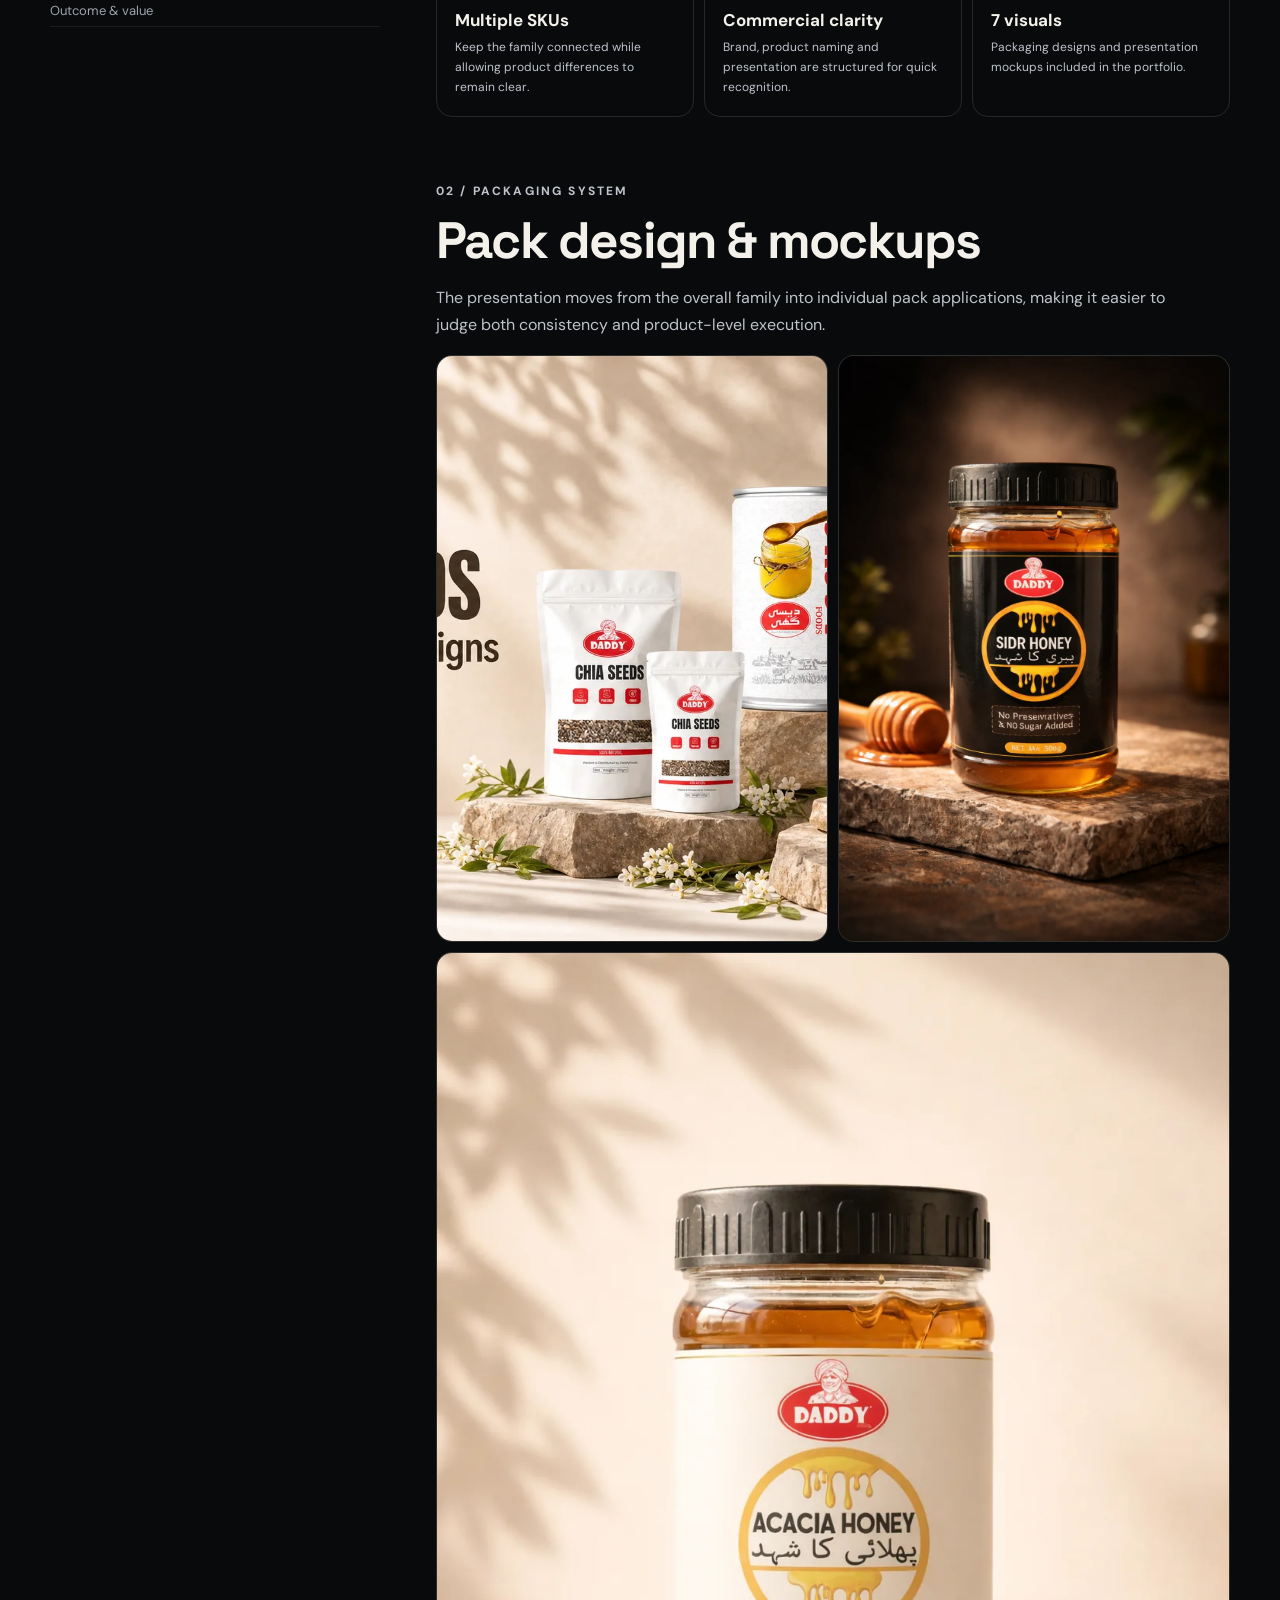
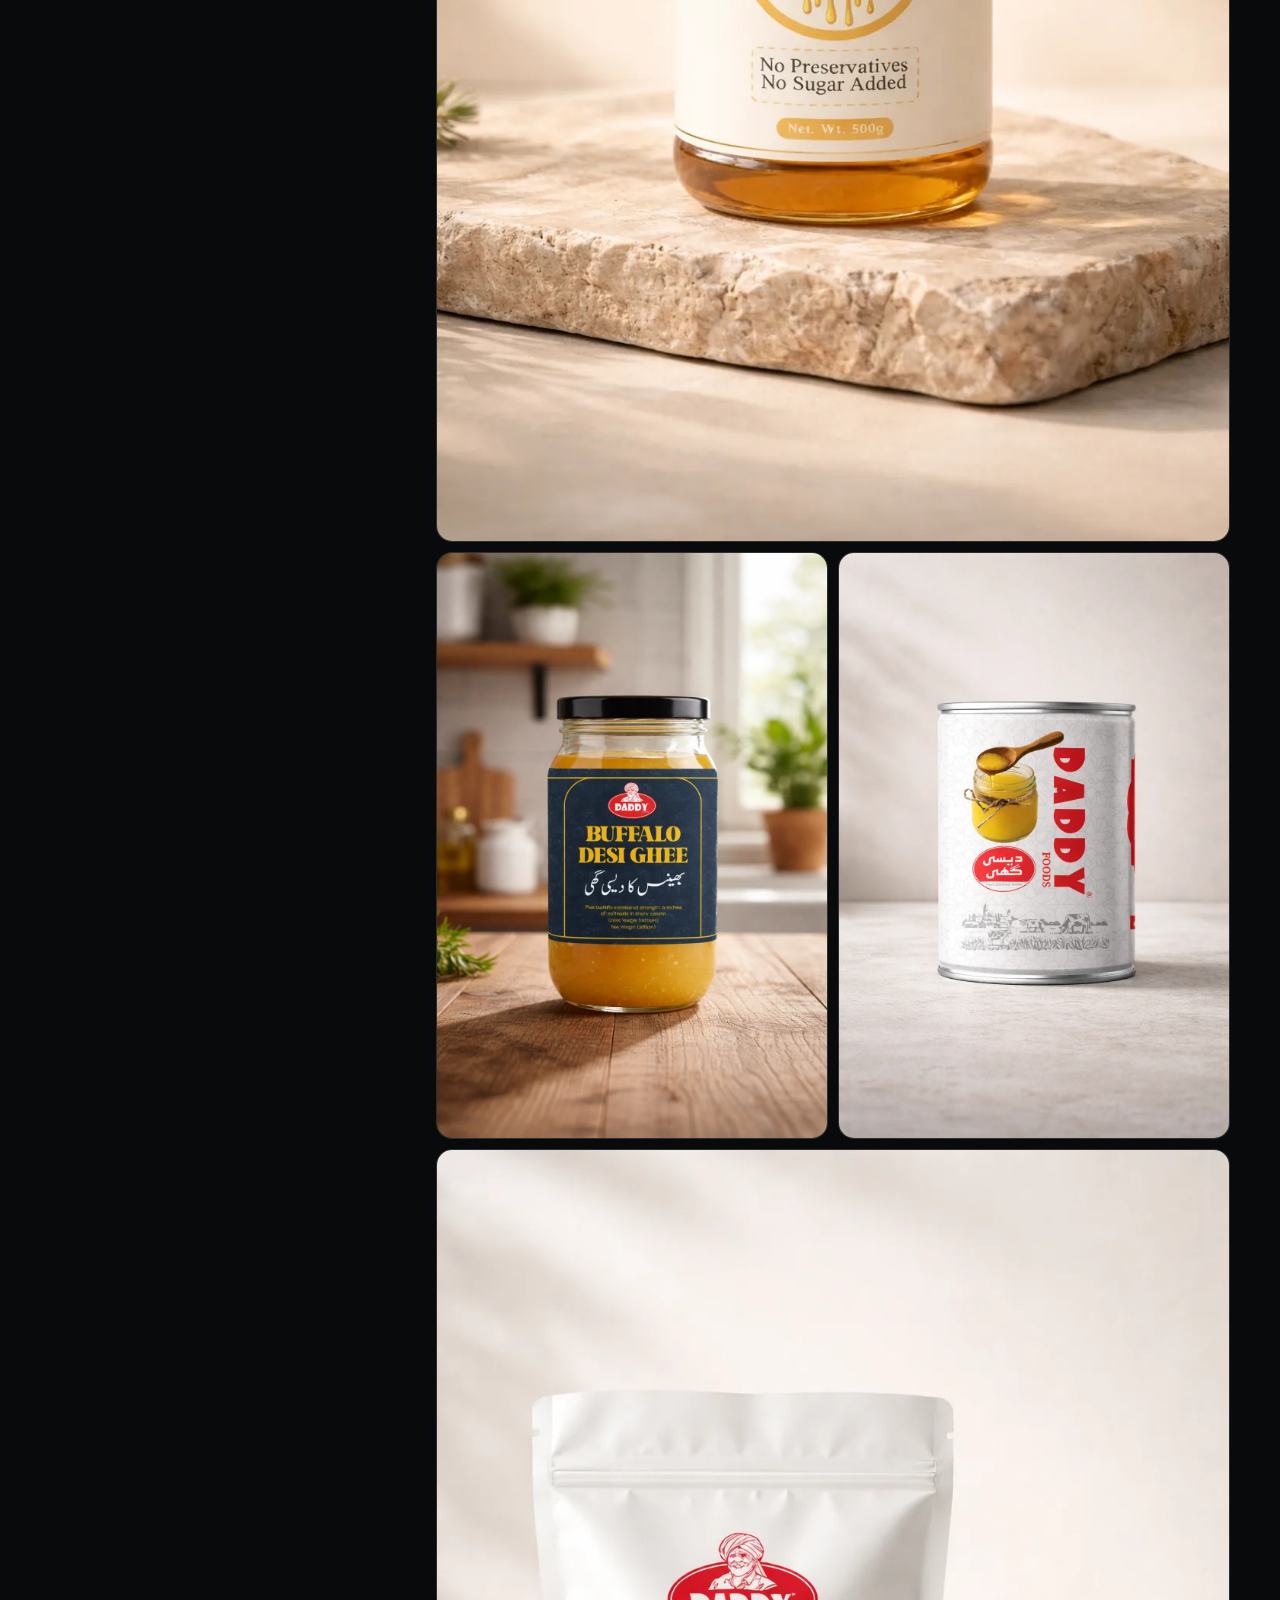
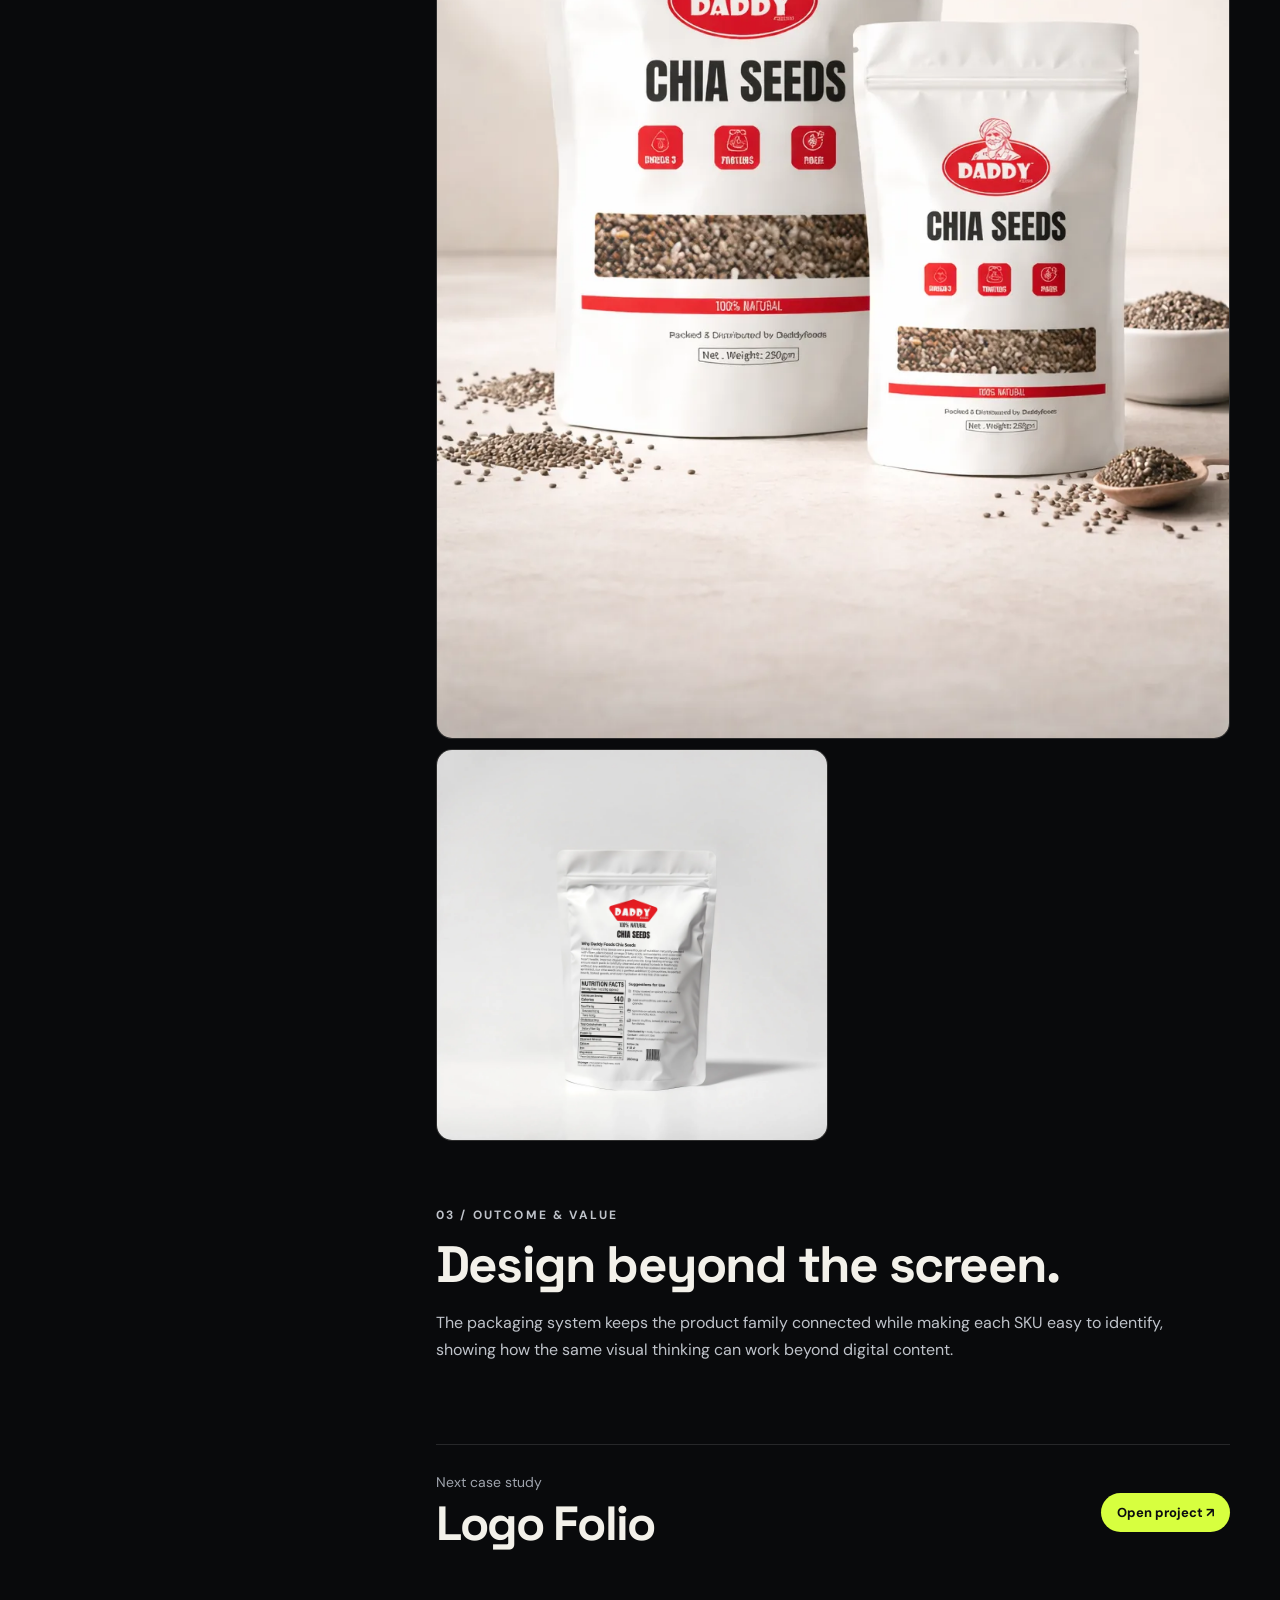
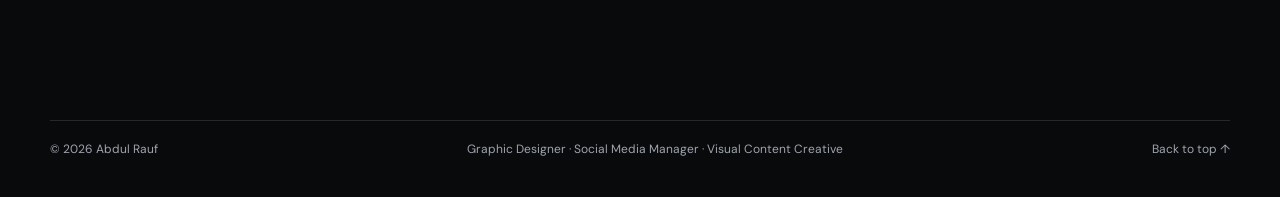
<file: packaging.html>
<!doctype html><html lang="en"><head><meta charset="utf-8"><meta name="viewport" content="width=device-width,initial-scale=1"><meta name="theme-color" content="#090a0c"><meta name="description" content="Daddy Foods project case study by Abdul Rauf."><title>Daddy Foods Case Study — Abdul Rauf</title><link rel="stylesheet" href="styles.css"></head><body id="top">
<div class="scroll-progress"></div><div class="cursor"></div><div class="noise"></div>
<div class="loader"><div class="loader-mark">AR<span>.</span></div></div>
<header class="nav">
  <a class="brand magnetic" href="index.html"><span class="brand-dot"></span>ABDUL RAUF</a>
  <nav class="nav-links">
    <a class="" href="work.html">Work</a><a class="" href="about.html">About</a><a class="" href="ucms.html">UCMS Case Study</a>
    <a href="index.html#contact">Contact</a>
  </nav>
  <a class="nav-cta magnetic" href="index.html#roles">Available for roles ↗</a>
  <button class="menu-btn" aria-label="Open menu">Menu</button>
</header>

<main>
<section class="case-hero">
 <div class="shell">
  <p class="section-kicker reveal">Packaging design</p>
  <h1 class="case-title split-line"><span>Daddy Foods</span></h1>
  <div class="case-sub"><p class="lede reveal">A food-packaging project built around recognizable branding, product clarity and consistent presentation across a multi-product range.</p><div class="case-facts reveal"><div class="fact"><span>Industry</span><b>FMCG / Food</b></div><div class="fact"><span>Role</span><b>Packaging / Visual Design</b></div><div class="fact"><span>Deliverables</span><b>Packaging · Mockups</b></div><div class="fact"><span>Included work</span><b>7 visuals</b></div></div></div>
  <div class="case-cover reveal"><img src="assets/images/daddy-foods-01.webp" alt="Daddy Foods case study cover"></div>
 </div>
</section>
<section class="section"><div class="shell case-body">
 <aside class="case-sticky reveal"><p class="section-kicker">Case study / 04</p><h2 class="h2">Plan.<br><em>Design.</em><br>Deliver.</h2><div class="case-index"><a href="#overview">Overview</a><a href="#gallery">Packaging gallery</a><a href="#result">Outcome & value</a></div></aside>
 <div class="case-content"><section id="overview" class="reveal"><p class="section-kicker">01 / Overview</p><h2>Packaging designed as a <em style="color:var(--acid);font-style:normal">product family.</em></h2><p>The Daddy Foods project focuses on packaging consistency across multiple products. The central design problem is hierarchy: the brand must be recognizable first, the product must be understandable second, and the pack still needs enough personality to stand on its own.</p><div class="insight-grid"><div class="insight"><b>Challenge</b><h4>Multiple SKUs</h4><p>Keep the family connected while allowing product differences to remain clear.</p></div><div class="insight"><b>Focus</b><h4>Commercial clarity</h4><p>Brand, product naming and presentation are structured for quick recognition.</p></div><div class="insight"><b>Scope</b><h4>7 visuals</h4><p>Packaging designs and presentation mockups included in the portfolio.</p></div></div></section><section id="gallery" class="reveal"><p class="section-kicker">02 / Packaging system</p><h2>Pack design & mockups</h2><p>The presentation moves from the overall family into individual pack applications, making it easier to judge both consistency and product-level execution.</p><div class="gallery"><figure class=""><img loading="lazy" src="assets/images/daddy-foods-01.webp" alt="Daddy Foods packaging 1"></figure><figure class=""><img loading="lazy" src="assets/images/daddy-foods-02.webp" alt="Daddy Foods packaging 2"></figure><figure class="wide"><img loading="lazy" src="assets/images/daddy-foods-03.webp" alt="Daddy Foods packaging 3"></figure><figure class=""><img loading="lazy" src="assets/images/daddy-foods-04.webp" alt="Daddy Foods packaging 4"></figure><figure class=""><img loading="lazy" src="assets/images/daddy-foods-05.webp" alt="Daddy Foods packaging 5"></figure><figure class="wide"><img loading="lazy" src="assets/images/daddy-foods-06.webp" alt="Daddy Foods packaging 6"></figure><figure class=""><img loading="lazy" src="assets/images/daddy-foods-07.webp" alt="Daddy Foods packaging 7"></figure></div></section><section id="result" class="reveal"><p class="section-kicker">03 / Outcome & value</p><h2>Design beyond the screen.</h2><p>The packaging system keeps the product family connected while making each SKU easy to identify, showing how the same visual thinking can work beyond digital content.</p></section>
  <section><div class="next-project"><div><span class="small">Next case study</span><br><strong>Logo Folio</strong></div><a class="btn magnetic" href="logos.html">Open project ↗</a></div></section>
 </div>
</div></section>
</main>
<footer><div class="shell footer-row"><span>© 2026 Abdul Rauf</span><span>Graphic Designer · Social Media Manager · Visual Content Creative</span><a href="#top">Back to top ↑</a></div></footer>
<script src="app.js"></script>
</body></html>
</file>
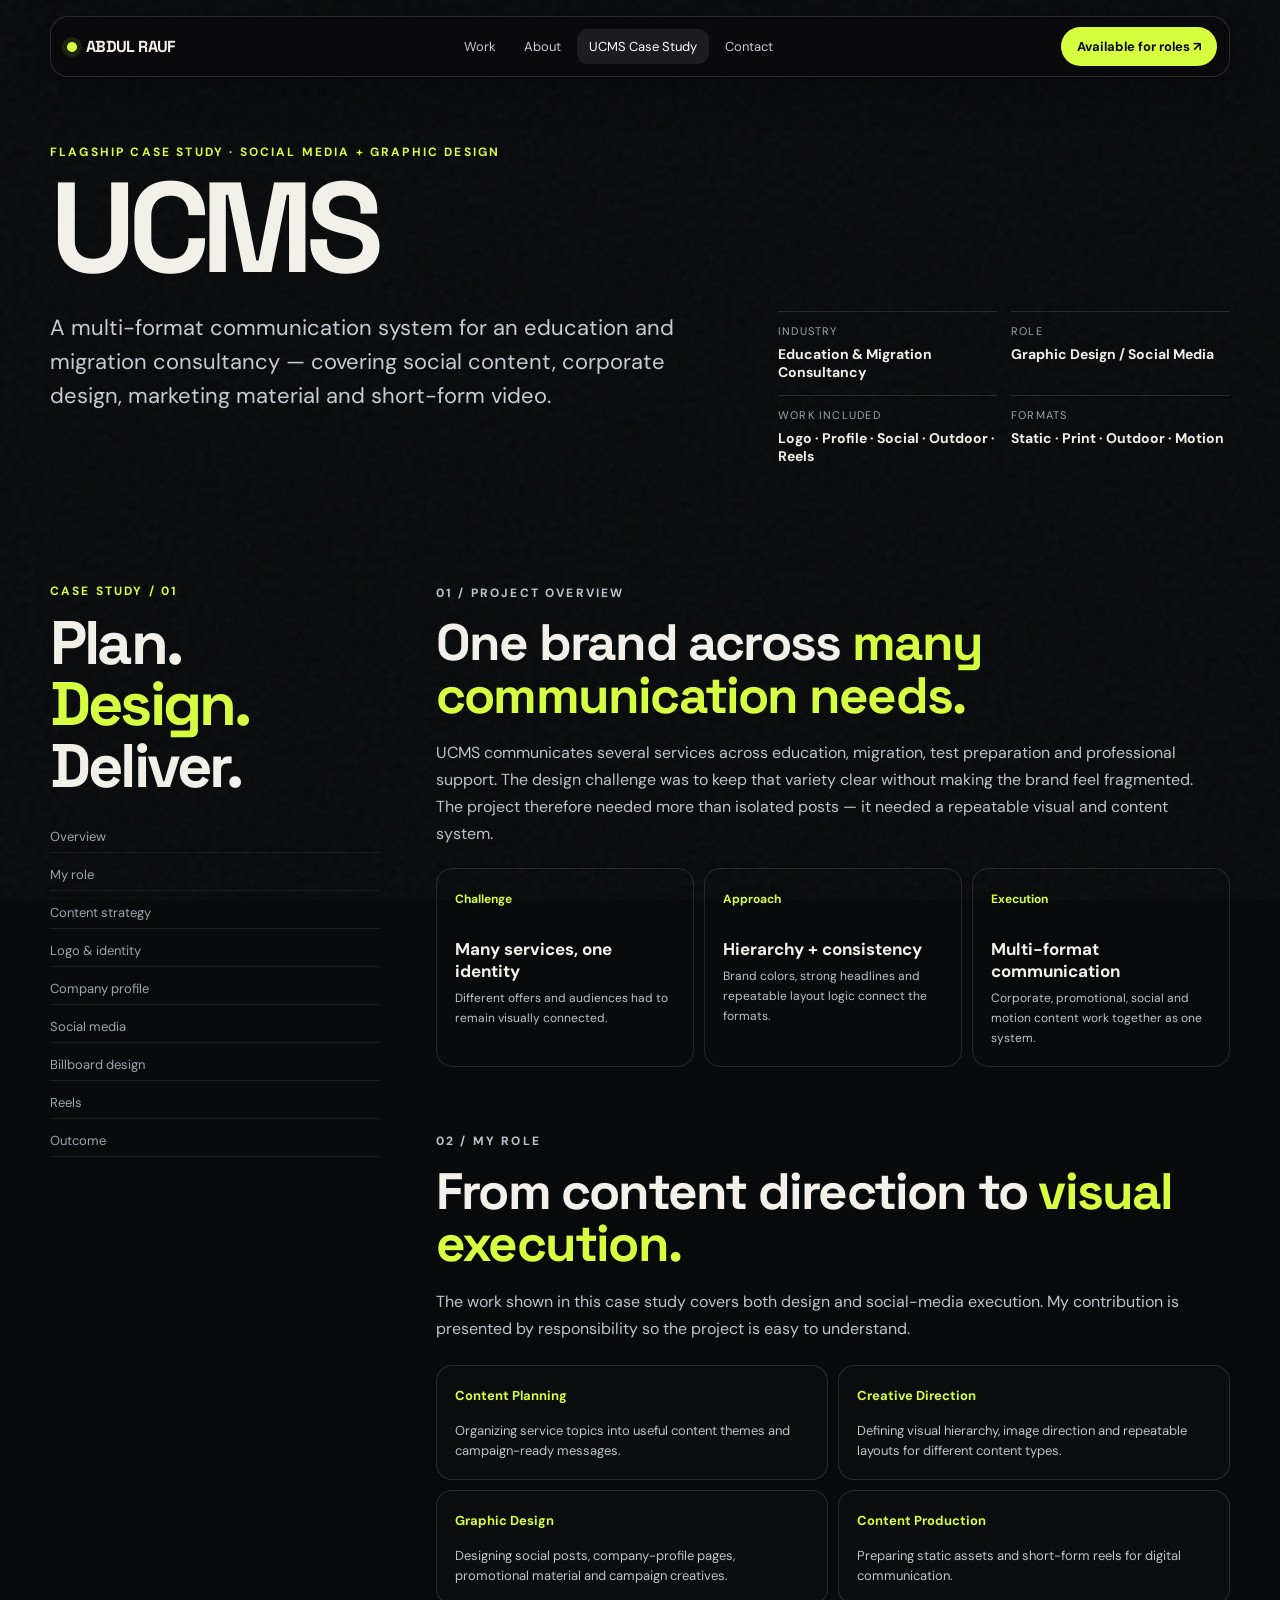
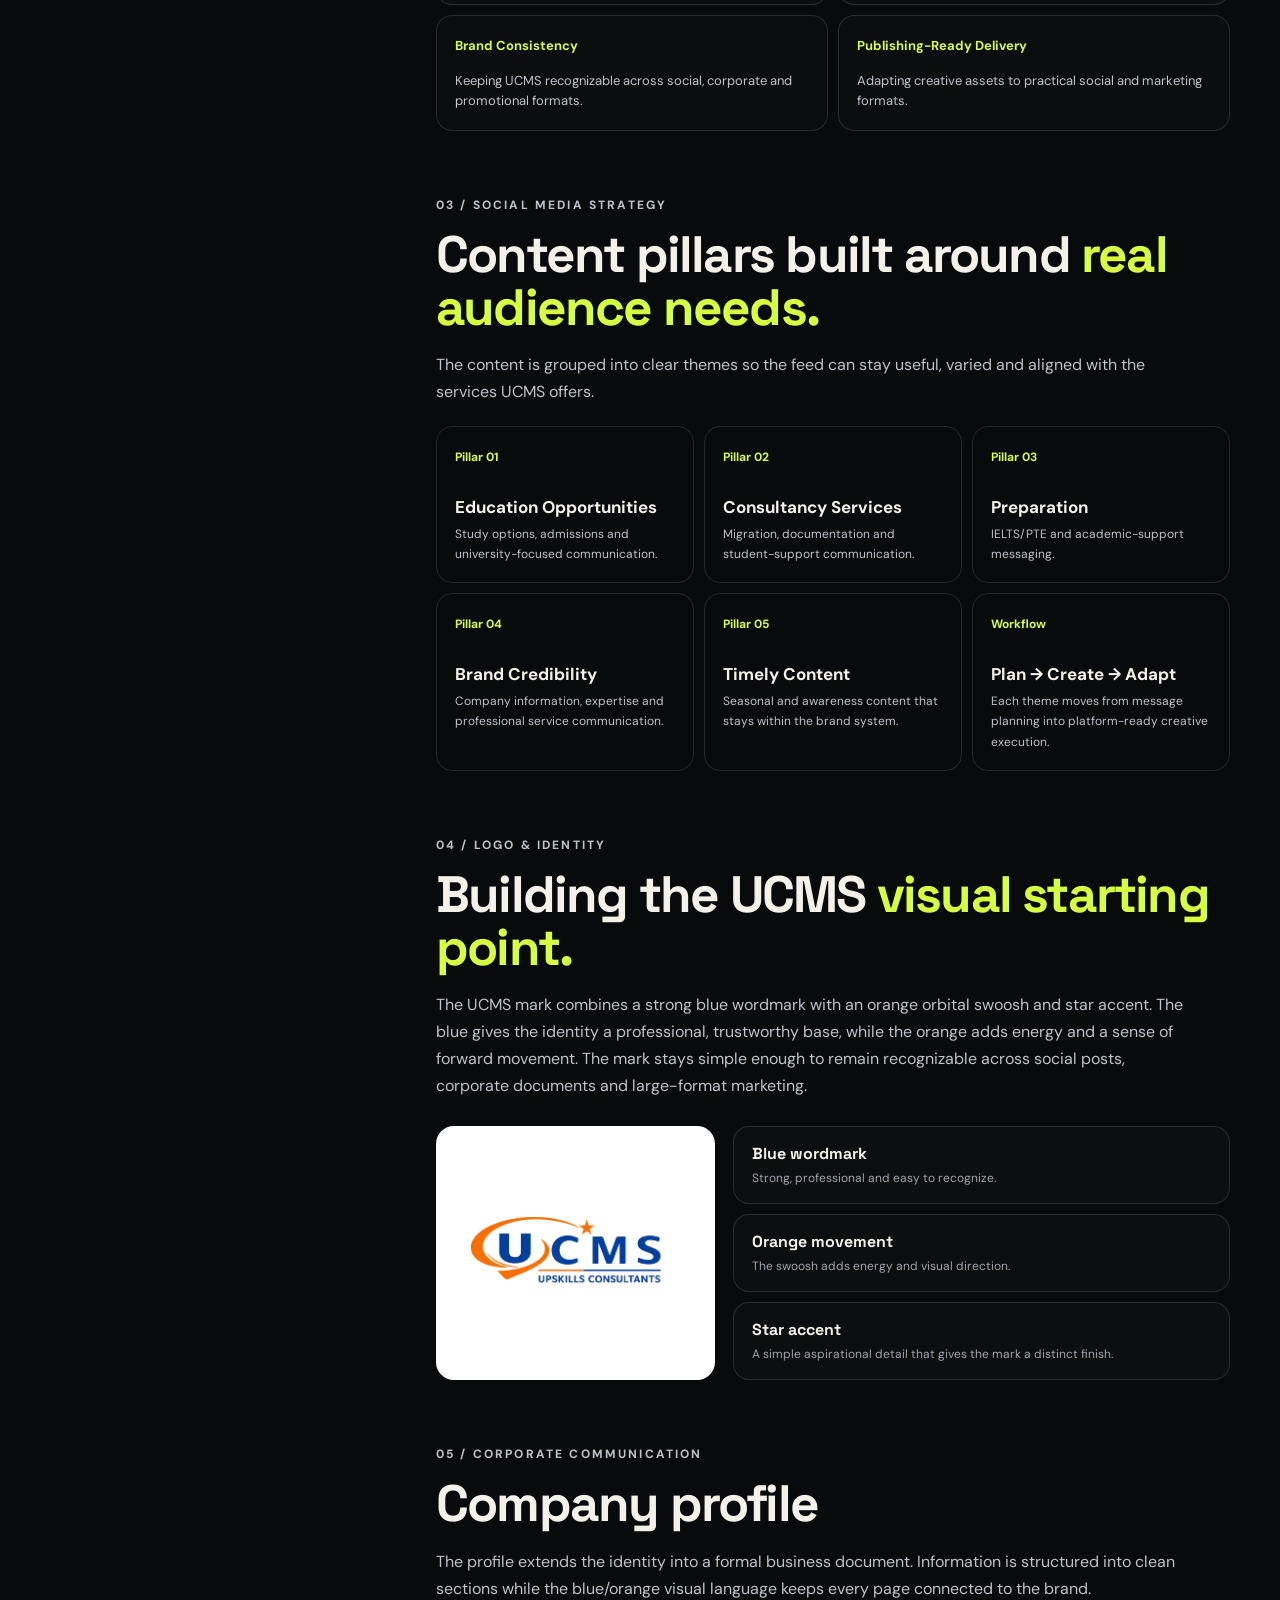
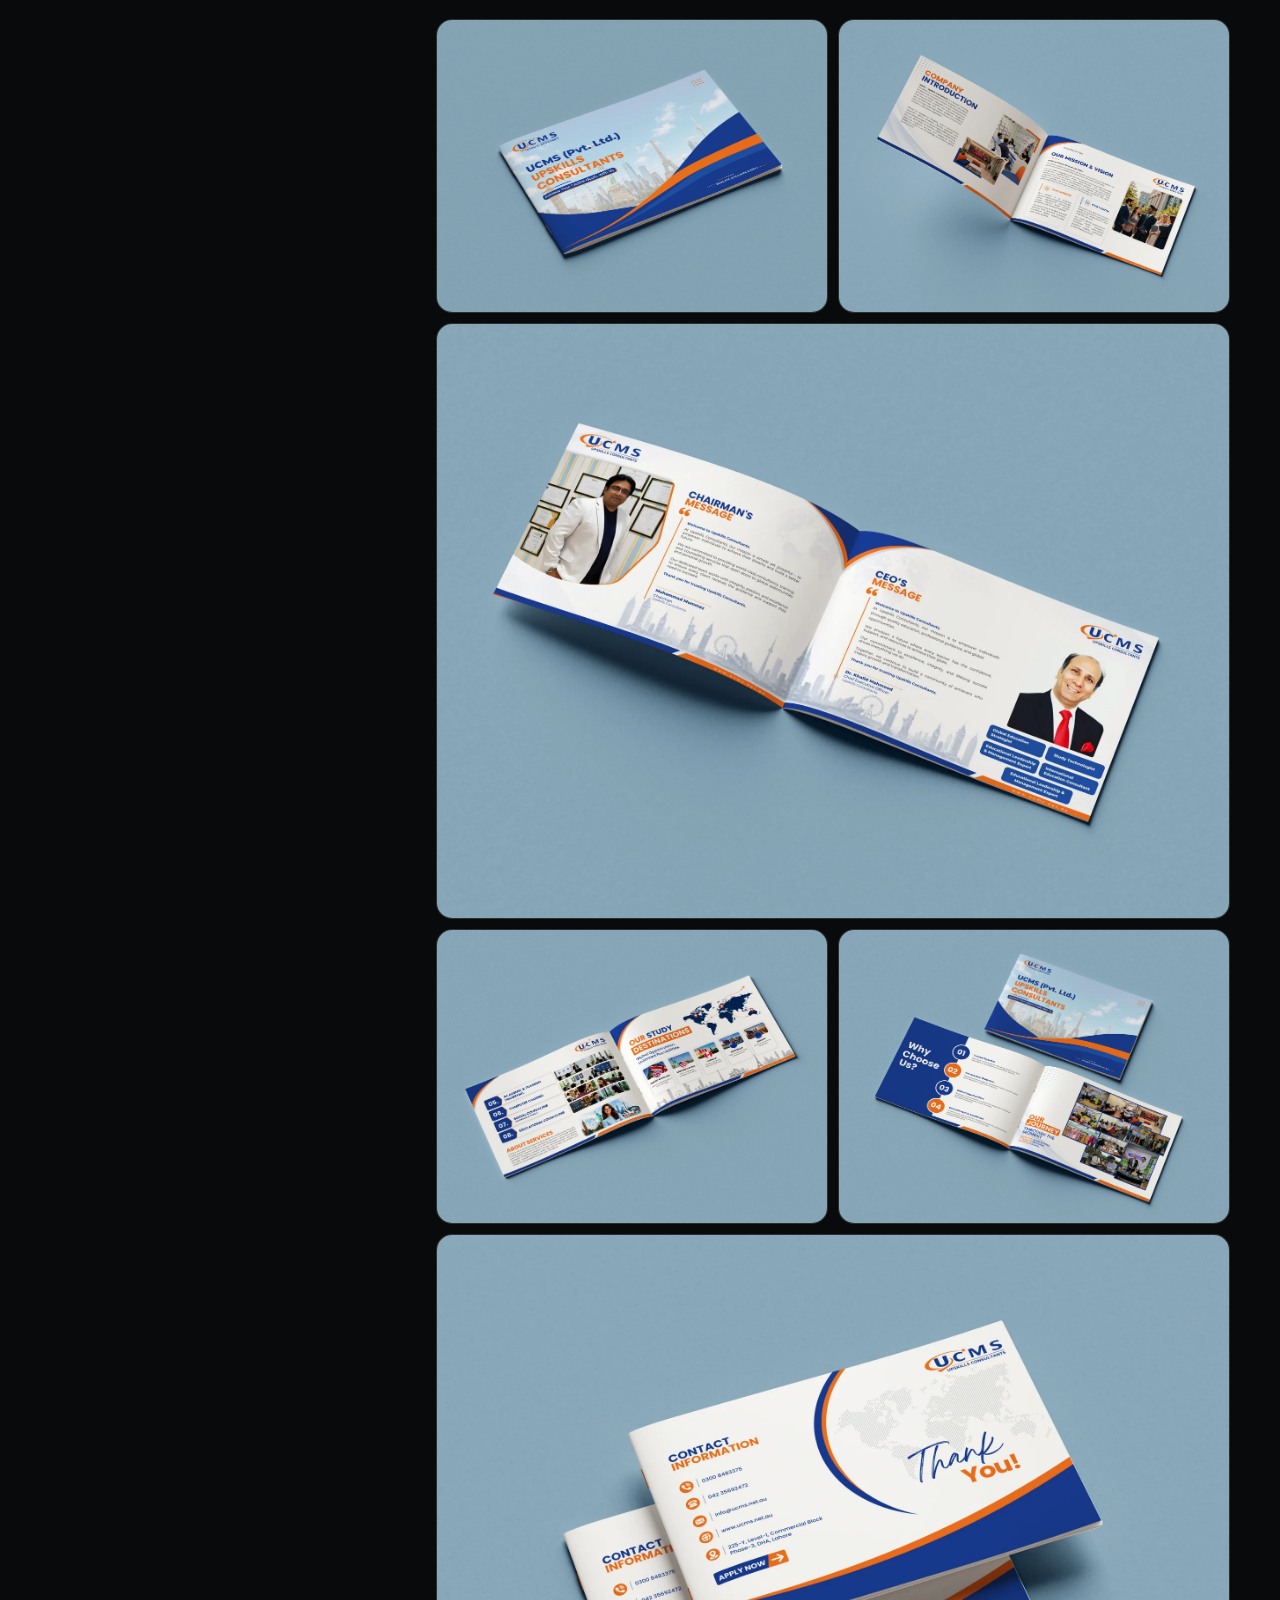
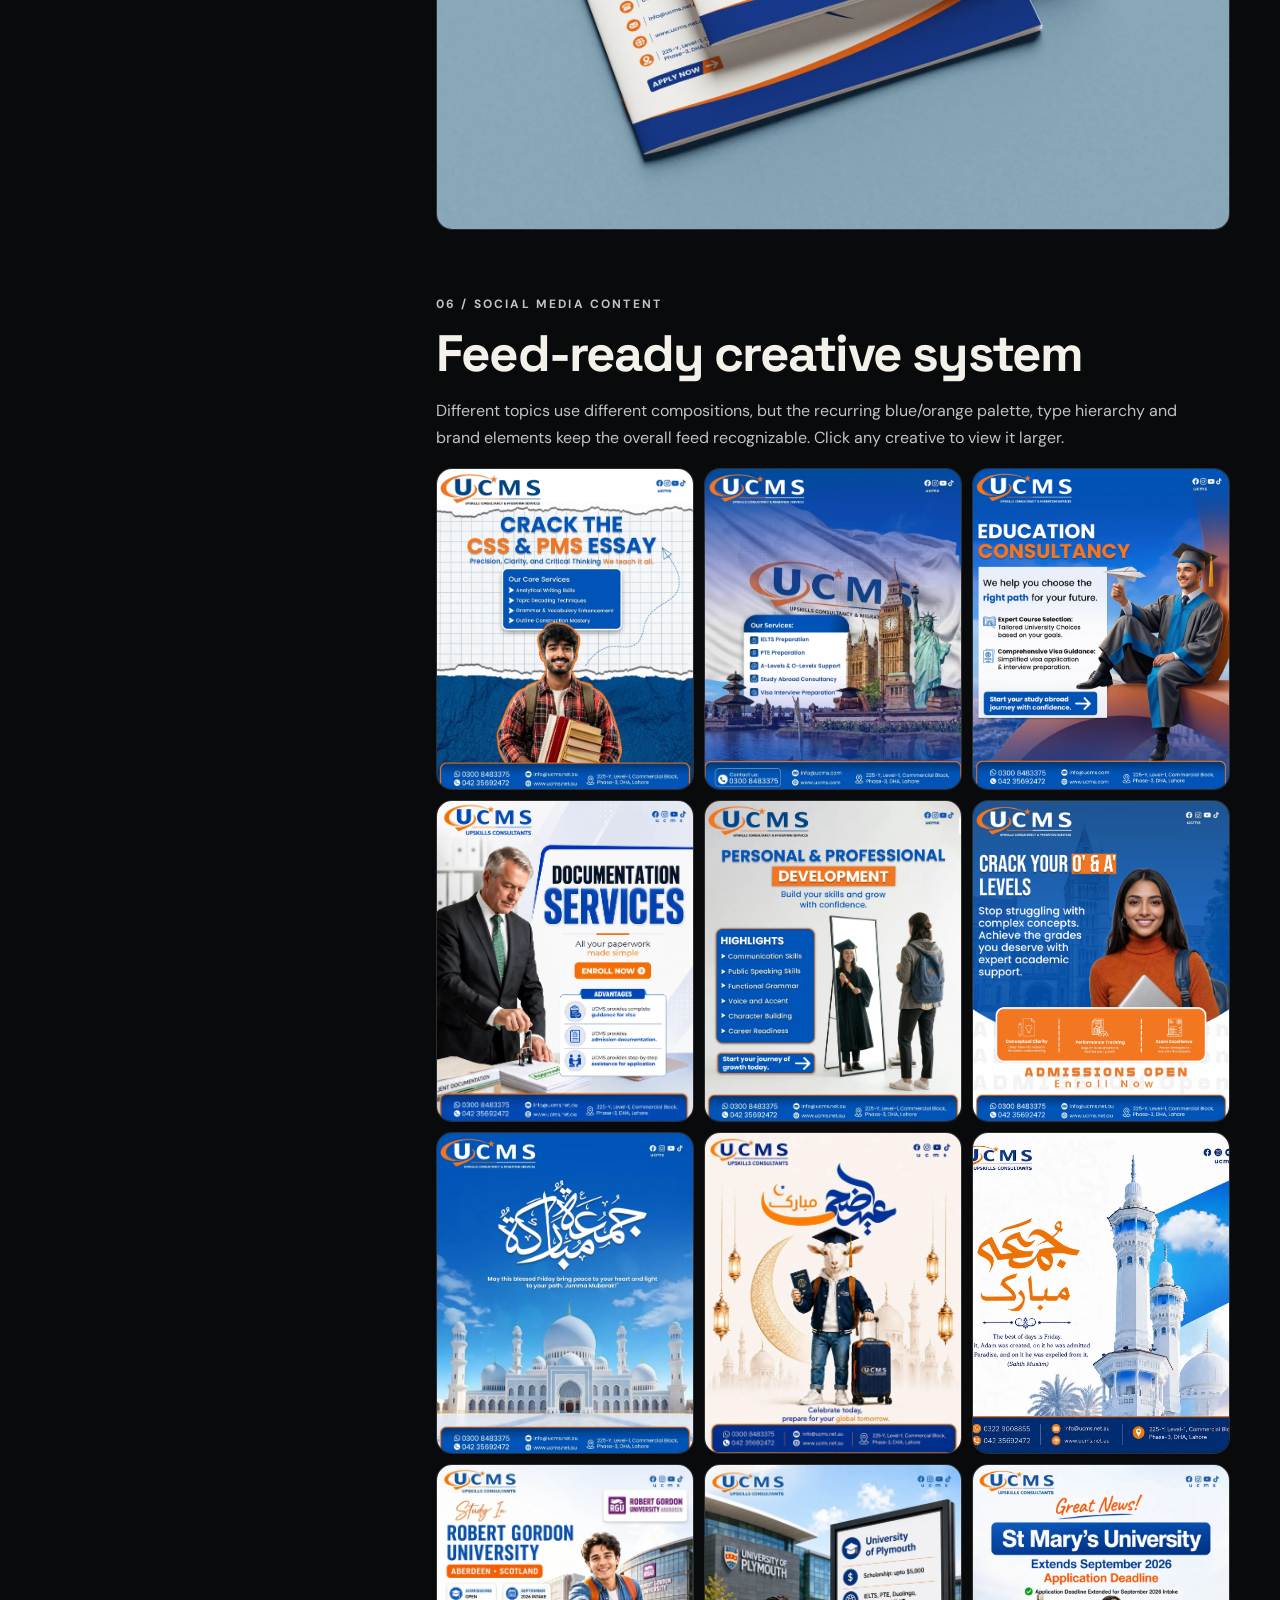
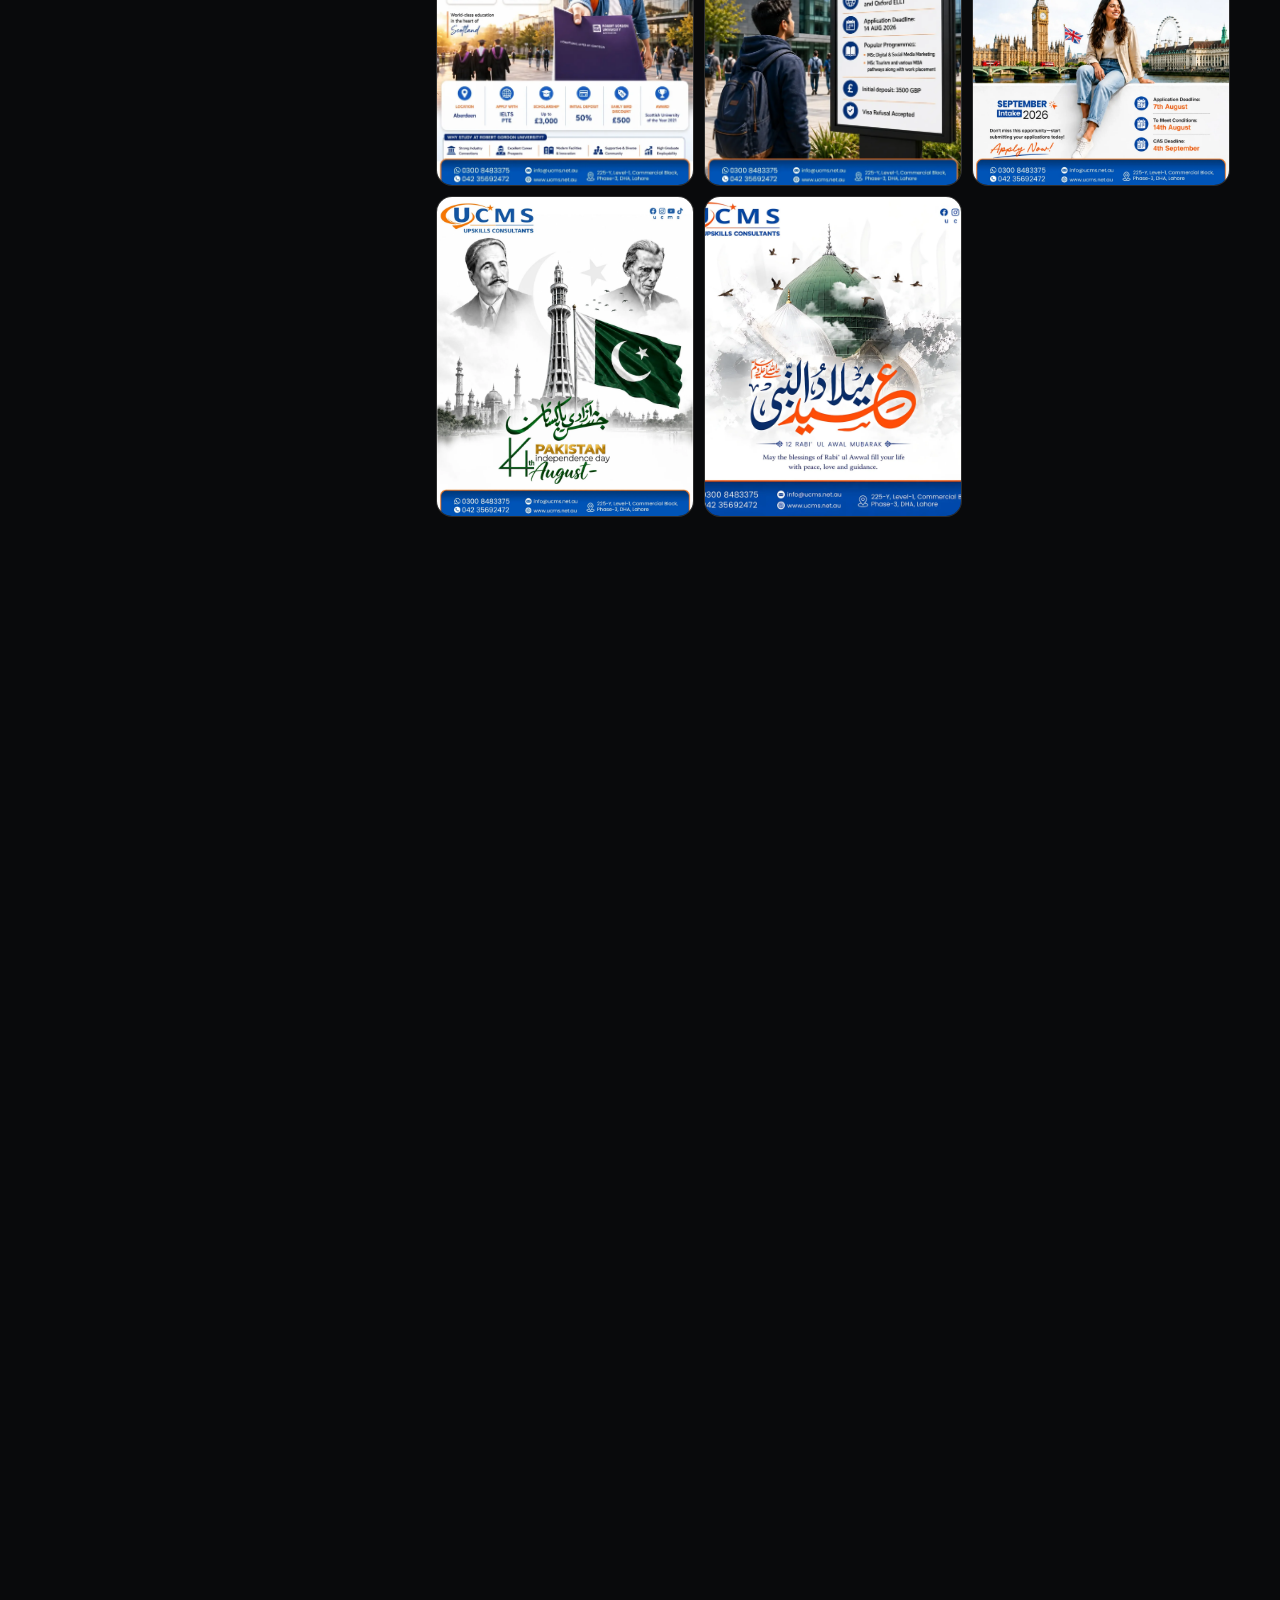
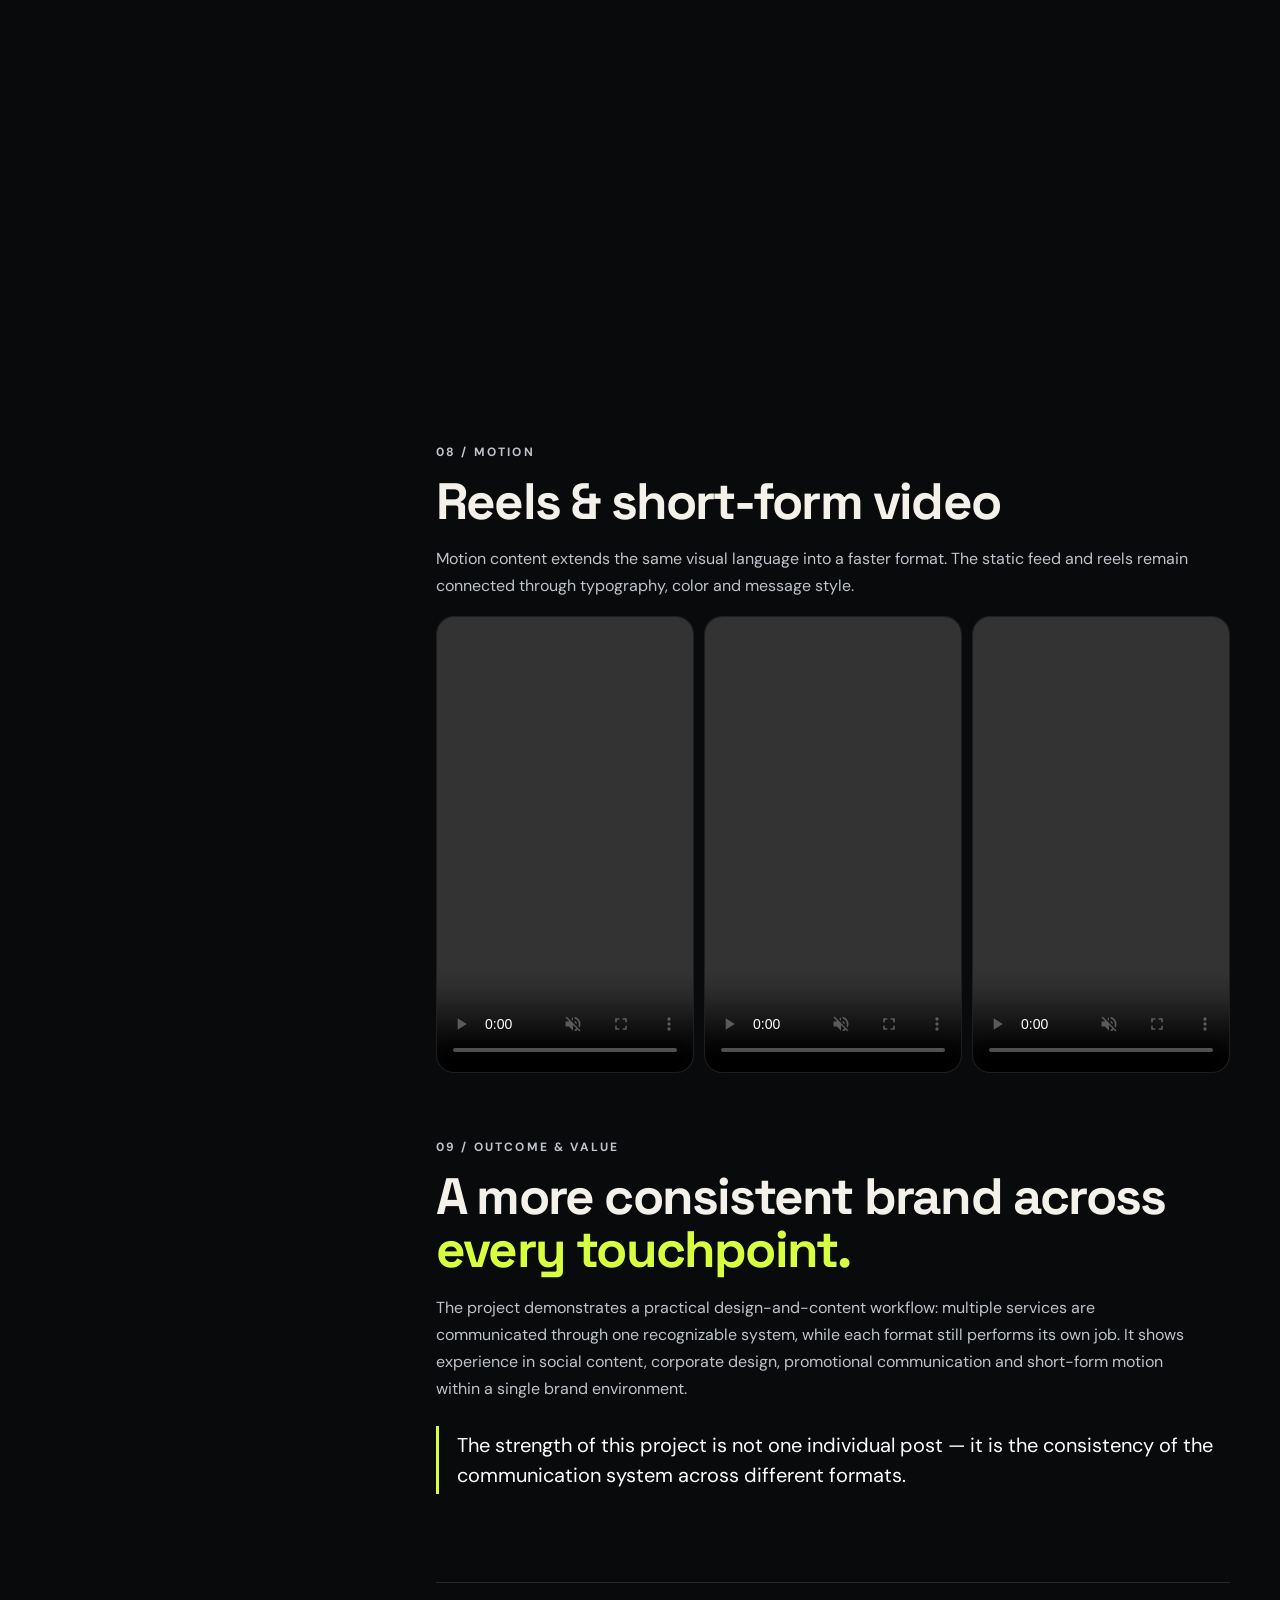
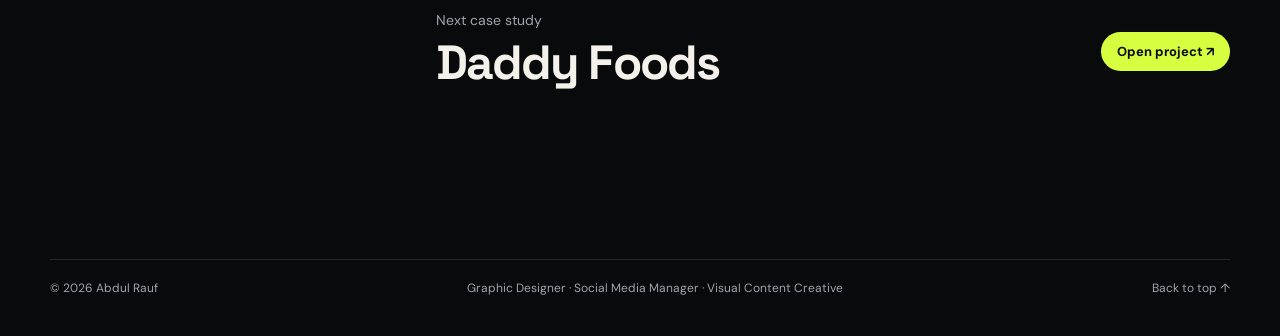
<file: ucms.html>
<!doctype html><html lang="en"><head><meta charset="utf-8"><meta name="viewport" content="width=device-width,initial-scale=1"><meta name="theme-color" content="#090a0c"><meta name="description" content="UCMS social media and graphic design case study by Abdul Rauf."><title>UCMS Case Study — Abdul Rauf</title><link rel="stylesheet" href="styles.css"></head><body id="top">
<div class="scroll-progress"></div><div class="cursor"></div><div class="noise"></div><div class="loader"><div class="loader-mark">AR<span>.</span></div></div>
<header class="nav"><a class="brand magnetic" href="index.html"><span class="brand-dot"></span>ABDUL RAUF</a><nav class="nav-links"><a href="work.html">Work</a><a href="about.html">About</a><a class="active" href="ucms.html">UCMS Case Study</a><a href="index.html#contact">Contact</a></nav><a class="nav-cta magnetic" href="index.html#roles">Available for roles ↗</a><button class="menu-btn" aria-label="Open menu">Menu</button></header>
<main>
<section class="case-hero"><div class="shell">
  <p class="section-kicker reveal">Flagship case study · Social Media + Graphic Design</p>
  <h1 class="case-title split-line"><span>UCMS</span></h1>
  <div class="case-sub"><p class="lede reveal">A multi-format communication system for an education and migration consultancy — covering social content, corporate design, marketing material and short-form video.</p><div class="case-facts reveal"><div class="fact"><span>Industry</span><b>Education & Migration Consultancy</b></div><div class="fact"><span>Role</span><b>Graphic Design / Social Media</b></div><div class="fact"><span>Work Included</span><b>Logo · Profile · Social · Outdoor · Reels</b></div><div class="fact"><span>Formats</span><b>Static · Print · Outdoor · Motion</b></div></div></div>
</div></section>
<section class="section"><div class="shell case-body">
  <aside class="case-sticky reveal"><p class="section-kicker">Case study / 01</p><h2 class="h2">Plan.<br><em>Design.</em><br>Deliver.</h2><div class="case-index"><a href="#overview">Overview</a><a href="#role">My role</a><a href="#strategy">Content strategy</a><a href="#logo">Logo & identity</a><a href="#profile">Company profile</a><a href="#social">Social media</a><a href="#marketing">Billboard design</a><a href="#reels">Reels</a><a href="#outcome">Outcome</a></div></aside>
  <div class="case-content">
    <section id="overview" class="reveal"><p class="section-kicker">01 / Project overview</p><h2>One brand across <em style="color:var(--acid);font-style:normal">many communication needs.</em></h2><p>UCMS communicates several services across education, migration, test preparation and professional support. The design challenge was to keep that variety clear without making the brand feel fragmented. The project therefore needed more than isolated posts — it needed a repeatable visual and content system.</p><div class="insight-grid"><div class="insight"><b>Challenge</b><h4>Many services, one identity</h4><p>Different offers and audiences had to remain visually connected.</p></div><div class="insight"><b>Approach</b><h4>Hierarchy + consistency</h4><p>Brand colors, strong headlines and repeatable layout logic connect the formats.</p></div><div class="insight"><b>Execution</b><h4>Multi-format communication</h4><p>Corporate, promotional, social and motion content work together as one system.</p></div></div></section>

    <section id="role" class="reveal"><p class="section-kicker">02 / My role</p><h2>From content direction to <em style="color:var(--acid);font-style:normal">visual execution.</em></h2><p>The work shown in this case study covers both design and social-media execution. My contribution is presented by responsibility so the project is easy to understand.</p><div class="responsibility-grid"><article><b>Content Planning</b><p>Organizing service topics into useful content themes and campaign-ready messages.</p></article><article><b>Creative Direction</b><p>Defining visual hierarchy, image direction and repeatable layouts for different content types.</p></article><article><b>Graphic Design</b><p>Designing social posts, company-profile pages, promotional material and campaign creatives.</p></article><article><b>Content Production</b><p>Preparing static assets and short-form reels for digital communication.</p></article><article><b>Brand Consistency</b><p>Keeping UCMS recognizable across social, corporate and promotional formats.</p></article><article><b>Publishing-Ready Delivery</b><p>Adapting creative assets to practical social and marketing formats.</p></article></div></section>

    <section id="strategy" class="reveal"><p class="section-kicker">03 / Social media strategy</p><h2>Content pillars built around <em style="color:var(--acid);font-style:normal">real audience needs.</em></h2><p>The content is grouped into clear themes so the feed can stay useful, varied and aligned with the services UCMS offers.</p><div class="insight-grid"><div class="insight"><b>Pillar 01</b><h4>Education Opportunities</h4><p>Study options, admissions and university-focused communication.</p></div><div class="insight"><b>Pillar 02</b><h4>Consultancy Services</h4><p>Migration, documentation and student-support communication.</p></div><div class="insight"><b>Pillar 03</b><h4>Preparation</h4><p>IELTS/PTE and academic-support messaging.</p></div><div class="insight"><b>Pillar 04</b><h4>Brand Credibility</h4><p>Company information, expertise and professional service communication.</p></div><div class="insight"><b>Pillar 05</b><h4>Timely Content</h4><p>Seasonal and awareness content that stays within the brand system.</p></div><div class="insight"><b>Workflow</b><h4>Plan → Create → Adapt</h4><p>Each theme moves from message planning into platform-ready creative execution.</p></div></div></section>

    <section id="logo" class="reveal"><p class="section-kicker">04 / Logo & identity</p><h2>Building the UCMS <em style="color:var(--acid);font-style:normal">visual starting point.</em></h2><p>The UCMS mark combines a strong blue wordmark with an orange orbital swoosh and star accent. The blue gives the identity a professional, trustworthy base, while the orange adds energy and a sense of forward movement. The mark stays simple enough to remain recognizable across social posts, corporate documents and large-format marketing.</p><div class="ucms-logo-showcase"><div class="ucms-logo-box"><img loading="lazy" src="assets/images/ucms-07.webp" alt="UCMS logo"></div><div class="logo-rationale"><div><b>Blue wordmark</b><span>Strong, professional and easy to recognize.</span></div><div><b>Orange movement</b><span>The swoosh adds energy and visual direction.</span></div><div><b>Star accent</b><span>A simple aspirational detail that gives the mark a distinct finish.</span></div></div></div></section>

    <section id="profile" class="reveal"><p class="section-kicker">05 / Corporate communication</p><h2>Company profile</h2><p>The profile extends the identity into a formal business document. Information is structured into clean sections while the blue/orange visual language keeps every page connected to the brand.</p><div class="gallery"><figure><img loading="lazy" src="assets/images/ucms-01.webp" alt="UCMS company profile 1"></figure><figure><img loading="lazy" src="assets/images/ucms-02.webp" alt="UCMS company profile 2"></figure><figure class="wide"><img loading="lazy" src="assets/images/ucms-03.webp" alt="UCMS company profile 3"></figure><figure><img loading="lazy" src="assets/images/ucms-04.webp" alt="UCMS company profile 4"></figure><figure><img loading="lazy" src="assets/images/ucms-05.webp" alt="UCMS company profile 5"></figure><figure class="wide"><img loading="lazy" src="assets/images/ucms-06.webp" alt="UCMS company profile 6"></figure></div></section>

    <section id="social" class="reveal"><p class="section-kicker">06 / Social media content</p><h2>Feed-ready creative system</h2><p>Different topics use different compositions, but the recurring blue/orange palette, type hierarchy and brand elements keep the overall feed recognizable. Click any creative to view it larger.</p><div class="gallery social-grid"><figure><img loading="lazy" src="assets/images/ucms-12.webp" alt="UCMS social media post 1"></figure><figure><img loading="lazy" src="assets/images/ucms-13.webp" alt="UCMS social media post 2"></figure><figure><img loading="lazy" src="assets/images/ucms-14.webp" alt="UCMS social media post 3"></figure><figure><img loading="lazy" src="assets/images/ucms-15.webp" alt="UCMS social media post 4"></figure><figure><img loading="lazy" src="assets/images/ucms-16.webp" alt="UCMS social media post 5"></figure><figure><img loading="lazy" src="assets/images/ucms-17.webp" alt="UCMS social media post 6"></figure><figure><img loading="lazy" src="assets/images/ucms-18.webp" alt="UCMS social media post 7"></figure><figure><img loading="lazy" src="assets/images/ucms-19.webp" alt="UCMS social media post 8"></figure><figure><img loading="lazy" src="assets/images/ucms-20.webp" alt="UCMS social media post 9"></figure><figure><img loading="lazy" src="assets/images/ucms-21.webp" alt="UCMS social media post 10"></figure><figure><img loading="lazy" src="assets/images/ucms-22.webp" alt="UCMS social media post 11"></figure><figure><img loading="lazy" src="assets/images/ucms-23.webp" alt="UCMS social media post 12"></figure><figure><img loading="lazy" src="assets/images/ucms-24.webp" alt="UCMS social media post 13"></figure><figure><img loading="lazy" src="assets/images/ucms-25.webp" alt="UCMS social media post 14"></figure></div></section>

    <section id="marketing" class="reveal"><p class="section-kicker">07 / Billboard & outdoor</p><h2>Billboard & promotional design</h2><p>After the social system, the same visual language is scaled into billboard and promotional formats. Headlines become larger, layouts become simpler and the main message is prioritized for faster reading at distance.</p><div class="gallery"><figure><img loading="lazy" src="assets/images/ucms-08.webp" alt="UCMS marketing material 1"></figure><figure class="wide"><img loading="lazy" src="assets/images/ucms-09.webp" alt="UCMS marketing material 2"></figure><figure><img loading="lazy" src="assets/images/ucms-10.webp" alt="UCMS marketing material 3"></figure><figure class="wide"><img loading="lazy" src="assets/images/ucms-11.webp" alt="UCMS marketing material 4"></figure></div></section>

    <section id="reels" class="reveal"><p class="section-kicker">08 / Motion</p><h2>Reels & short-form video</h2><p>Motion content extends the same visual language into a faster format. The static feed and reels remain connected through typography, color and message style.</p><div class="video-grid"><div class="video-card"><video data-autoplay muted loop playsinline controls preload="metadata" src="assets/videos/ucms-01.mp4"></video></div><div class="video-card"><video data-autoplay muted loop playsinline controls preload="metadata" src="assets/videos/ucms-02.mp4"></video></div><div class="video-card"><video data-autoplay muted loop playsinline controls preload="metadata" src="assets/videos/ucms-03.mp4"></video></div></div></section>

    <section id="outcome" class="reveal"><p class="section-kicker">09 / Outcome & value</p><h2>A more consistent brand across <em style="color:var(--acid);font-style:normal">every touchpoint.</em></h2><p>The project demonstrates a practical design-and-content workflow: multiple services are communicated through one recognizable system, while each format still performs its own job. It shows experience in social content, corporate design, promotional communication and short-form motion within a single brand environment.</p><div class="quote-box">The strength of this project is not one individual post — it is the consistency of the communication system across different formats.</div></section>
    <section><div class="next-project"><div><span class="small">Next case study</span><br><strong>Daddy Foods</strong></div><a class="btn magnetic" href="packaging.html">Open project ↗</a></div></section>
  </div>
</div></section>
</main><footer><div class="shell footer-row"><span>© 2026 Abdul Rauf</span><span>Graphic Designer · Social Media Manager · Visual Content Creative</span><a href="#top">Back to top ↑</a></div></footer><script src="app.js"></script></body></html>
</file>
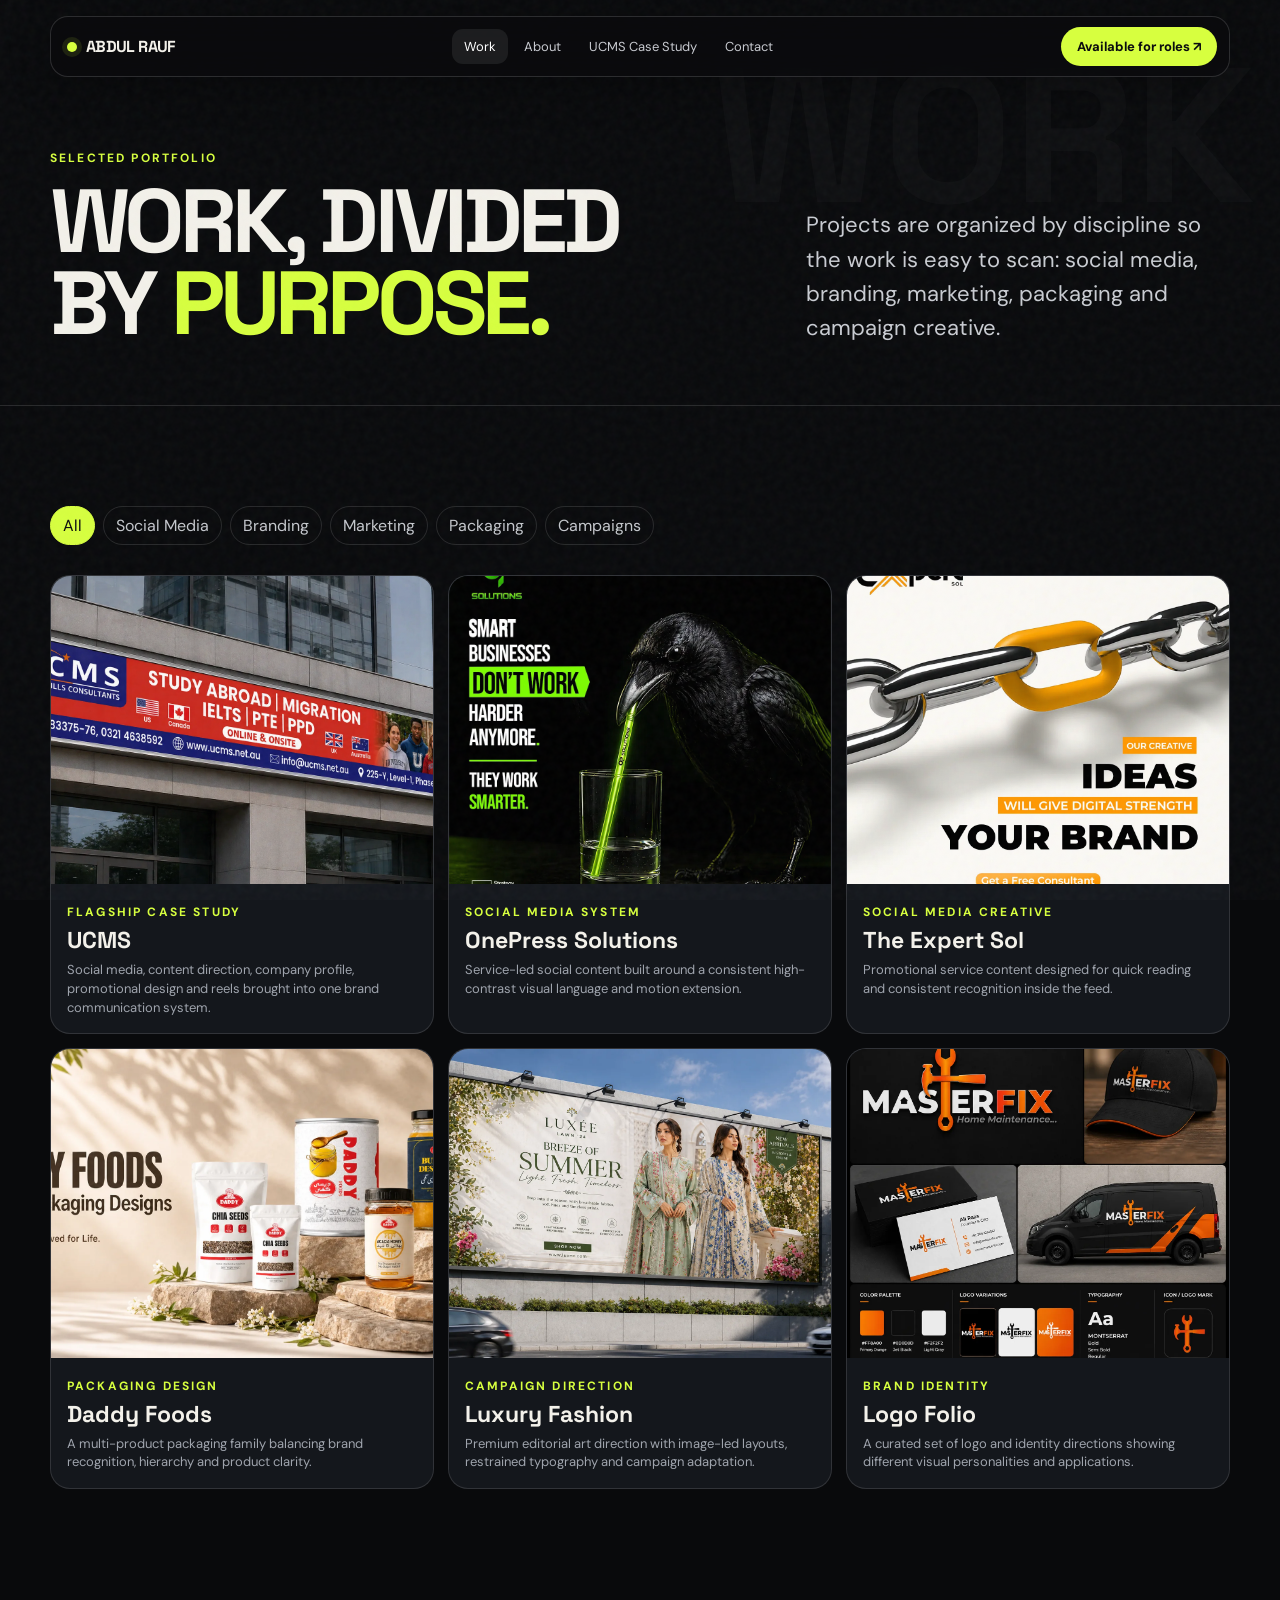
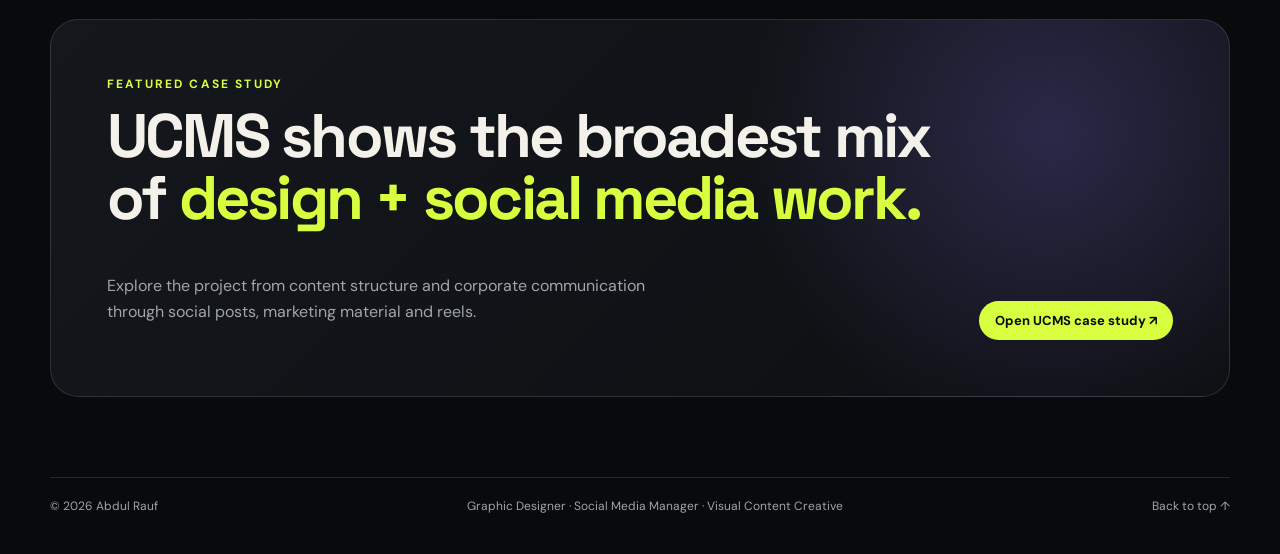
<file: work.html>
<!doctype html><html lang="en"><head><meta charset="utf-8"><meta name="viewport" content="width=device-width,initial-scale=1"><meta name="theme-color" content="#090a0c"><meta name="description" content="Selected portfolio case studies by Abdul Rauf."><title>Work — Abdul Rauf</title><link rel="stylesheet" href="styles.css"></head><body id="top">
<div class="scroll-progress"></div><div class="cursor"></div><div class="noise"></div><div class="loader"><div class="loader-mark">AR<span>.</span></div></div>
<header class="nav"><a class="brand magnetic" href="index.html"><span class="brand-dot"></span>ABDUL RAUF</a><nav class="nav-links"><a class="active" href="work.html">Work</a><a href="about.html">About</a><a href="ucms.html">UCMS Case Study</a><a href="index.html#contact">Contact</a></nav><a class="nav-cta magnetic" href="index.html#roles">Available for roles ↗</a><button class="menu-btn" aria-label="Open menu">Menu</button></header>
<main>
<section class="page-hero"><div class="page-number">WORK</div><div class="shell page-hero-grid"><div><p class="section-kicker reveal">Selected portfolio</p><h1 class="display split-line"><span>WORK, DIVIDED<br>BY <em>PURPOSE.</em></span></h1></div><p class="lede reveal">Projects are organized by discipline so the work is easy to scan: social media, branding, marketing, packaging and campaign creative.</p></div></section>
<section class="section"><div class="shell">
  <div class="filter-row reveal"><button class="filter-btn active" data-filter="all">All</button><button class="filter-btn" data-filter="social">Social Media</button><button class="filter-btn" data-filter="branding">Branding</button><button class="filter-btn" data-filter="marketing">Marketing</button><button class="filter-btn" data-filter="packaging">Packaging</button><button class="filter-btn" data-filter="campaign">Campaigns</button></div>
  <div class="work-list">
    <a class="archive-card reveal" data-cat="social branding marketing" href="ucms.html"><div class="thumb"><img loading="lazy" src="assets/images/ucms-09.webp" alt="UCMS"></div><div class="body"><small class="section-kicker">Flagship case study</small><h3>UCMS</h3><p>Social media, content direction, company profile, promotional design and reels brought into one brand communication system.</p></div></a>
    <a class="archive-card reveal" data-cat="social marketing" href="onepress.html"><div class="thumb"><img loading="lazy" src="assets/images/onepress-01.webp" alt="OnePress Solutions"></div><div class="body"><small class="section-kicker">Social media system</small><h3>OnePress Solutions</h3><p>Service-led social content built around a consistent high-contrast visual language and motion extension.</p></div></a>
    <a class="archive-card reveal" data-cat="social marketing" href="experts.html"><div class="thumb"><img loading="lazy" src="assets/images/experts-01.webp" alt="The Expert Sol"></div><div class="body"><small class="section-kicker">Social media creative</small><h3>The Expert Sol</h3><p>Promotional service content designed for quick reading and consistent recognition inside the feed.</p></div></a>
    <a class="archive-card reveal" data-cat="branding packaging" href="packaging.html"><div class="thumb"><img loading="lazy" src="assets/images/daddy-foods-01.webp" alt="Daddy Foods"></div><div class="body"><small class="section-kicker">Packaging design</small><h3>Daddy Foods</h3><p>A multi-product packaging family balancing brand recognition, hierarchy and product clarity.</p></div></a>
    <a class="archive-card reveal" data-cat="campaign branding" href="fashion.html"><div class="thumb"><img loading="lazy" src="assets/images/luxury-fashion-03.webp" alt="Luxury Fashion"></div><div class="body"><small class="section-kicker">Campaign direction</small><h3>Luxury Fashion</h3><p>Premium editorial art direction with image-led layouts, restrained typography and campaign adaptation.</p></div></a>
    <a class="archive-card reveal" data-cat="branding" href="logos.html"><div class="thumb"><img loading="lazy" src="assets/images/logo-folio-01.webp" alt="Logo Folio"></div><div class="body"><small class="section-kicker">Brand identity</small><h3>Logo Folio</h3><p>A curated set of logo and identity directions showing different visual personalities and applications.</p></div></a>
  </div>
</div></section>
<section class="section tight"><div class="shell cta-panel reveal"><p class="section-kicker">Featured case study</p><h2 class="h2">UCMS shows the broadest mix of <em>design + social media work.</em></h2><div class="cta-row"><p>Explore the project from content structure and corporate communication through social posts, marketing material and reels.</p><a class="btn magnetic" href="ucms.html">Open UCMS case study ↗</a></div></div></section>
</main><footer><div class="shell footer-row"><span>© 2026 Abdul Rauf</span><span>Graphic Designer · Social Media Manager · Visual Content Creative</span><a href="#top">Back to top ↑</a></div></footer><script src="app.js"></script></body></html>
</file>
<file: styles.css>
@import url('https://fonts.googleapis.com/css2?family=DM+Sans:wght@400;500;600;700&family=Space+Grotesk:wght@500;600;700&display=swap');

:root{
  --bg:#090a0c; --bg2:#0f1115; --panel:#14171c; --panel2:#1a1e25;
  --text:#f3f1ea; --muted:#9fa4ad; --line:rgba(255,255,255,.12);
  --acid:#d7ff3f; --violet:#8e7cff; --ink:#0b0c0f; --max:1180px;
  --radius:22px; --ease:cubic-bezier(.2,.8,.2,1);
}
*{box-sizing:border-box} html{scroll-behavior:smooth} body{margin:0;background:var(--bg);color:var(--text);font-family:"DM Sans",system-ui,sans-serif;overflow-x:hidden}
body.menu-open{overflow:hidden} a{color:inherit;text-decoration:none} img,video{display:block;max-width:100%} button{font:inherit}
::selection{background:var(--acid);color:var(--ink)}
.noise{position:fixed;inset:0;z-index:1000;pointer-events:none;opacity:.055;background-image:url("data:image/svg+xml,%3Csvg viewBox='0 0 140 140' xmlns='http://www.w3.org/2000/svg'%3E%3Cfilter id='n'%3E%3CfeTurbulence type='fractalNoise' baseFrequency='.84' numOctaves='3' stitchTiles='stitch'/%3E%3C/filter%3E%3Crect width='100%25' height='100%25' filter='url(%23n)' opacity='.75'/%3E%3C/svg%3E")}
.scroll-progress{position:fixed;top:0;left:0;height:3px;background:var(--acid);width:0;z-index:1400}
.loader{position:fixed;inset:0;z-index:2000;background:var(--bg);display:grid;place-items:center;transition:opacity .55s var(--ease),visibility .55s}
.loader.hide{opacity:0;visibility:hidden}.loader-mark{font-family:"Space Grotesk";font-size:clamp(54px,10vw,128px);font-weight:700;letter-spacing:-.08em}
.loader-mark span{color:var(--acid)}

.shell{width:min(var(--max),calc(100% - 44px));margin-inline:auto}.section{padding:76px 0}.section.tight{padding:54px 0}
.section-kicker{font-size:12px;text-transform:uppercase;letter-spacing:.18em;color:var(--acid);font-weight:700;margin:0 0 14px}
.display{font-family:"Space Grotesk";font-size:clamp(42px,7vw,96px);line-height:.92;letter-spacing:-.055em;margin:0}.display em{font-style:normal;color:var(--acid)}
.h2{font-family:"Space Grotesk";font-size:clamp(34px,4.8vw,68px);line-height:1;letter-spacing:-.045em;margin:0}.h2 em{font-style:normal;color:var(--acid)}
.lede{font-size:clamp(17px,2vw,22px);line-height:1.55;color:#c9ccd2;max-width:720px}
.small{font-size:14px;color:var(--muted);line-height:1.55}.muted{color:var(--muted)}
.reveal{opacity:0;transform:translateY(26px);transition:opacity .8s var(--ease),transform .8s var(--ease)}.reveal.in{opacity:1;transform:none}
.split-line{overflow:hidden}.split-line>span{display:block;transform:translateY(105%);transition:transform .9s var(--ease)}.split-line.in>span{transform:none}

.nav{position:fixed;top:16px;left:50%;transform:translateX(-50%);z-index:1200;width:min(var(--max),calc(100% - 28px));display:flex;align-items:center;justify-content:space-between;padding:10px 12px 10px 16px;border:1px solid rgba(255,255,255,.14);background:rgba(10,11,13,.72);backdrop-filter:blur(18px);border-radius:18px;box-shadow:0 10px 40px rgba(0,0,0,.28)}
.brand{font-family:"Space Grotesk";font-weight:700;letter-spacing:-.04em;display:flex;align-items:center;gap:9px}.brand-dot{width:10px;height:10px;border-radius:50%;background:var(--acid);box-shadow:0 0 0 5px rgba(215,255,63,.1)}
.nav-links{display:flex;gap:4px}.nav-links a{padding:9px 12px;border-radius:11px;font-size:13px;color:#c8cad0;transition:.25s}.nav-links a:hover,.nav-links a.active{background:rgba(255,255,255,.08);color:white}
.nav-cta,.btn{display:inline-flex;align-items:center;gap:10px;border:0;border-radius:999px;padding:11px 16px;background:var(--acid);color:var(--ink);font-weight:700;font-size:13px;cursor:pointer}
.btn.secondary{background:transparent;color:var(--text);border:1px solid var(--line)}.btn.secondary:hover{border-color:#fff}
.menu-btn{display:none;border:0;background:transparent;color:white;padding:9px 10px}

.hero{position:relative;padding:155px 0 86px;min-height:86vh;display:flex;align-items:center;overflow:hidden}
.hero-grid{display:grid;grid-template-columns:1.12fr .88fr;gap:54px;align-items:center}
.hero-copy .lede{max-width:610px;margin:26px 0 30px}.hero-actions{display:flex;flex-wrap:wrap;gap:10px}
.hero-meta{display:flex;gap:22px;margin-top:38px;color:var(--muted);font-size:13px}.hero-meta b{color:white}
.hero-art{position:relative;height:min(620px,68vw);max-height:620px}.portrait-wrap{position:absolute;inset:26px 3% 0 16%;border-radius:32px;background:radial-gradient(circle at 50% 30%,rgba(142,124,255,.34),transparent 43%),linear-gradient(135deg,#141821,#0c0e11);overflow:hidden;border:1px solid var(--line)}
.portrait-wrap:before{content:"";position:absolute;width:320px;height:320px;border:1px solid rgba(215,255,63,.24);border-radius:50%;left:50%;top:36%;transform:translate(-50%,-50%)}
.portrait-wrap img{height:100%;width:100%;object-fit:contain;object-position:center bottom;position:relative;z-index:2;filter:saturate(.92) contrast(1.03)}
.hero-float{position:absolute;border-radius:16px;border:1px solid var(--line);background:#13161b;box-shadow:0 24px 70px rgba(0,0,0,.38);overflow:hidden;animation:float 6s ease-in-out infinite}.hero-float img{width:100%;height:100%;object-fit:cover}
.float-a{width:27%;aspect-ratio:1;left:0;top:9%;transform:rotate(-7deg)}.float-b{width:30%;aspect-ratio:1;right:-2%;bottom:6%;transform:rotate(7deg);animation-delay:-2s}.float-c{right:-1%;top:5%;padding:10px 13px;font-size:12px;color:var(--ink);background:var(--acid);font-weight:700}
@keyframes float{0%,100%{translate:0 0}50%{translate:0 -12px}}
.hero-glow{position:absolute;width:560px;height:560px;right:-160px;top:80px;background:radial-gradient(circle,rgba(142,124,255,.18),transparent 66%);pointer-events:none}
.hero-line{position:absolute;inset:auto 0 0;border-top:1px solid var(--line)}

.marquee{overflow:hidden;border-block:1px solid var(--line);background:#0d0f12}.marquee-track{display:flex;width:max-content;gap:24px;padding:16px 0;animation:marquee 28s linear infinite}.marquee span{font-family:"Space Grotesk";font-size:14px;letter-spacing:.05em}.marquee i{color:var(--acid);font-style:normal}@keyframes marquee{to{transform:translateX(-50%)}}

.snapshot{display:grid;grid-template-columns:1fr 1.3fr;gap:52px;align-items:start}
.stat-row{display:grid;grid-template-columns:repeat(3,1fr);border:1px solid var(--line);border-radius:18px;overflow:hidden;margin-top:28px}.stat{padding:22px}.stat+.stat{border-left:1px solid var(--line)}.stat b{display:block;font-family:"Space Grotesk";font-size:34px;letter-spacing:-.04em;color:var(--acid)}.stat span{font-size:12px;color:var(--muted)}
.cap-grid{display:grid;grid-template-columns:repeat(2,1fr);gap:10px}.cap{padding:20px;border:1px solid var(--line);border-radius:18px;background:linear-gradient(180deg,rgba(255,255,255,.025),rgba(255,255,255,.01));min-height:156px}.cap small{color:var(--acid);font-weight:700}.cap h3{font-family:"Space Grotesk";font-size:22px;margin:30px 0 8px}.cap p{margin:0;color:var(--muted);font-size:13px;line-height:1.5}

.section-head{display:grid;grid-template-columns:1.1fr .9fr;gap:40px;align-items:end;margin-bottom:34px}.section-head>p{margin:0 0 4px auto;max-width:470px;color:var(--muted);line-height:1.6}
.project-grid{display:grid;grid-template-columns:repeat(12,1fr);gap:14px}.project-card{position:relative;grid-column:span 6;border-radius:22px;overflow:hidden;border:1px solid var(--line);background:var(--panel);min-height:440px}.project-card.wide{grid-column:span 12;min-height:500px}.project-card.small-card{grid-column:span 4;min-height:380px}
.project-media{position:absolute;inset:0}.project-media:after{content:"";position:absolute;inset:0;background:linear-gradient(180deg,transparent 35%,rgba(6,7,8,.82) 100%)}.project-media img{width:100%;height:100%;object-fit:cover;transition:transform .7s var(--ease),filter .7s}.project-card:hover .project-media img{transform:scale(1.035);filter:saturate(1.05)}
.project-info{position:absolute;z-index:2;left:24px;right:24px;bottom:22px;display:flex;justify-content:space-between;align-items:end;gap:20px}.project-info small{color:#c6c9ce}.project-info h3{font-family:"Space Grotesk";font-size:clamp(27px,3vw,44px);letter-spacing:-.04em;margin:5px 0}.project-info p{margin:0;color:#b9bdc3;font-size:13px}.circle-arrow{width:44px;height:44px;border-radius:50%;display:grid;place-items:center;background:var(--acid);color:var(--ink);font-weight:800;flex:0 0 auto;transition:transform .3s}.project-card:hover .circle-arrow{transform:rotate(45deg)}
.project-badge{position:absolute;z-index:3;top:16px;left:16px;padding:7px 10px;border:1px solid rgba(255,255,255,.2);background:rgba(0,0,0,.45);backdrop-filter:blur(10px);border-radius:999px;font-size:11px}

.pipeline{display:grid;grid-template-columns:repeat(6,1fr);gap:8px}.pipeline-step{border:1px solid var(--line);padding:18px;border-radius:17px;min-height:180px;position:relative;overflow:hidden}.pipeline-step:before{content:attr(data-n);position:absolute;right:12px;top:4px;font-family:"Space Grotesk";font-size:54px;color:rgba(255,255,255,.045)}.pipeline-step b{display:block;color:var(--acid);font-size:11px;letter-spacing:.12em;text-transform:uppercase}.pipeline-step h3{font-size:18px;margin:42px 0 8px}.pipeline-step p{font-size:12px;line-height:1.5;color:var(--muted);margin:0}

.social-strip{display:flex;gap:12px;overflow:auto;padding:2px 0 16px;scrollbar-width:none}.social-strip::-webkit-scrollbar{display:none}.social-tile{flex:0 0 240px;aspect-ratio:1;border-radius:17px;overflow:hidden;border:1px solid var(--line);background:var(--panel)}.social-tile img{width:100%;height:100%;object-fit:cover;transition:.5s}.social-tile:hover img{transform:scale(1.045)}

.about-panel{display:grid;grid-template-columns:.8fr 1.2fr;gap:46px;align-items:center;border:1px solid var(--line);border-radius:28px;background:linear-gradient(135deg,#11141a,#0e1014);overflow:hidden;padding:34px}.about-photo{height:520px;border-radius:20px;background:radial-gradient(circle at 50% 25%,rgba(215,255,63,.13),transparent 44%),#0b0d10;overflow:hidden;position:relative}.about-photo img{height:100%;width:100%;object-fit:contain;object-position:bottom}.about-copy p{color:#c4c7cd;line-height:1.65}.about-tags{display:flex;flex-wrap:wrap;gap:8px;margin:22px 0}.tag{padding:7px 10px;border:1px solid var(--line);border-radius:999px;font-size:12px;color:#c9ccd1}
.about-actions{display:flex;gap:10px;flex-wrap:wrap}

.cta-panel{border-radius:28px;border:1px solid var(--line);padding:56px;background:radial-gradient(circle at 85% 30%,rgba(142,124,255,.22),transparent 30%),linear-gradient(135deg,#14171c,#0d0f12);position:relative;overflow:hidden}.cta-panel .h2{max-width:870px}.cta-row{display:flex;justify-content:space-between;gap:30px;align-items:end;margin-top:28px}.cta-row p{max-width:560px;color:var(--muted);line-height:1.6}
footer{padding:26px 0 40px;color:var(--muted);font-size:12px}.footer-row{display:flex;justify-content:space-between;gap:20px;border-top:1px solid var(--line);padding-top:20px}

.cursor{position:fixed;z-index:1600;width:16px;height:16px;border-radius:50%;background:var(--acid);pointer-events:none;mix-blend-mode:difference;transform:translate(-50%,-50%);transition:width .2s,height .2s,opacity .2s;opacity:0}.cursor.show{opacity:1}.cursor.big{width:58px;height:58px}

.page-hero{padding:150px 0 60px;border-bottom:1px solid var(--line);position:relative;overflow:hidden}.page-hero-grid{display:grid;grid-template-columns:1.25fr .75fr;gap:50px;align-items:end}.page-hero .lede{margin-bottom:0}.page-number{font-family:"Space Grotesk";font-size:clamp(80px,15vw,220px);position:absolute;right:2%;top:40px;color:rgba(255,255,255,.025);font-weight:700;line-height:1}
.filter-row{display:flex;gap:8px;flex-wrap:wrap;margin:24px 0 30px}.filter-btn{border:1px solid var(--line);background:transparent;color:#c5c8cd;padding:8px 12px;border-radius:999px;cursor:pointer}.filter-btn.active{background:var(--acid);color:var(--ink);border-color:var(--acid)}
.work-list{display:grid;grid-template-columns:repeat(3,1fr);gap:14px}.archive-card{border:1px solid var(--line);border-radius:20px;overflow:hidden;background:var(--panel);transition:transform .35s var(--ease),border .3s}.archive-card:hover{transform:translateY(-4px);border-color:rgba(215,255,63,.45)}.archive-card .thumb{aspect-ratio:1.24;overflow:hidden;background:#111}.archive-card .thumb img{width:100%;height:100%;object-fit:cover;transition:.5s}.archive-card:hover img{transform:scale(1.04)}.archive-card .body{padding:16px}.archive-card h3{font-family:"Space Grotesk";font-size:23px;margin:4px 0 6px}.archive-card p{font-size:13px;color:var(--muted);line-height:1.45;margin:0}.archive-card.hide{display:none}

.case-hero{padding:144px 0 42px}.case-title{font-family:"Space Grotesk";font-size:clamp(56px,10vw,136px);line-height:.85;letter-spacing:-.065em;margin:0}.case-sub{display:grid;grid-template-columns:1.2fr .8fr;gap:50px;margin-top:28px}.case-sub .lede{margin:0}.case-facts{display:grid;grid-template-columns:repeat(2,1fr);gap:14px}.fact{border-top:1px solid var(--line);padding-top:12px}.fact span{display:block;font-size:11px;color:var(--muted);text-transform:uppercase;letter-spacing:.11em}.fact b{display:block;font-size:14px;margin-top:7px}
.case-cover{margin-top:34px;border-radius:26px;overflow:hidden;border:1px solid var(--line);height:min(67vw,700px);background:#111}.case-cover img{width:100%;height:100%;object-fit:cover}
.case-body{display:grid;grid-template-columns:330px 1fr;gap:56px;align-items:start}.case-sticky{position:sticky;top:110px}.case-sticky .case-index{display:flex;flex-direction:column;gap:6px;margin-top:24px}.case-index a{font-size:13px;color:var(--muted);padding:7px 0;border-bottom:1px solid rgba(255,255,255,.07)}.case-index a:hover{color:white}
.case-content>section{padding:0 0 64px}.case-content h2{font-family:"Space Grotesk";font-size:clamp(30px,4vw,52px);line-height:1.03;letter-spacing:-.035em;margin:0 0 18px}.case-content h3{font-family:"Space Grotesk";font-size:22px}.case-content p{color:#bfc3ca;line-height:1.68;max-width:760px}.quote-box{border-left:3px solid var(--acid);padding:4px 0 4px 18px;font-size:20px;line-height:1.5;color:white;margin:24px 0}
.insight-grid{display:grid;grid-template-columns:repeat(3,1fr);gap:10px;margin-top:20px}.insight{border:1px solid var(--line);border-radius:16px;padding:18px;min-height:140px}.insight b{color:var(--acid);font-size:12px}.insight h4{margin:30px 0 6px;font-size:17px}.insight p{font-size:12px;margin:0}
.gallery{display:grid;grid-template-columns:repeat(2,1fr);gap:10px}.gallery figure{margin:0;border-radius:16px;overflow:hidden;border:1px solid var(--line);background:#111;min-height:250px}.gallery figure.wide{grid-column:span 2}.gallery img{width:100%;height:100%;object-fit:cover;transition:transform .6s var(--ease)}.gallery figure:hover img{transform:scale(1.025)}.gallery.social-grid{grid-template-columns:repeat(3,1fr)}.gallery.social-grid figure.wide{grid-column:span 2}.gallery.logo-grid figure{min-height:340px}
.video-grid{display:grid;grid-template-columns:repeat(3,1fr);gap:10px}.video-card{border:1px solid var(--line);border-radius:18px;overflow:hidden;background:black}.video-card video{width:100%;aspect-ratio:9/16;object-fit:cover}.video-grid.one{grid-template-columns:minmax(280px,420px)}
.next-project{border-top:1px solid var(--line);padding-top:26px;display:flex;justify-content:space-between;align-items:center;gap:20px}.next-project strong{font-family:"Space Grotesk";font-size:clamp(28px,4vw,48px);letter-spacing:-.04em}
.profile-grid{display:grid;grid-template-columns:.9fr 1.1fr;gap:50px}.profile-card{border:1px solid var(--line);border-radius:24px;overflow:hidden;background:#101216}.profile-card img{width:100%;height:560px;object-fit:contain;object-position:bottom;background:radial-gradient(circle at 50% 22%,rgba(142,124,255,.25),transparent 46%)}.profile-copy .lede{margin:18px 0}.profile-points{display:grid;grid-template-columns:repeat(2,1fr);gap:10px;margin-top:28px}.profile-points .cap{min-height:150px}
.tool-grid{display:grid;grid-template-columns:repeat(4,1fr);gap:10px}.tool{border:1px solid var(--line);padding:18px;border-radius:16px}.tool b{display:block;font-family:"Space Grotesk";font-size:18px}.tool span{font-size:12px;color:var(--muted)}

@media(max-width:1000px){
 .nav-links{display:none}.menu-btn{display:block}.nav-cta{display:none}.nav-links.open{position:fixed;display:flex;flex-direction:column;inset:72px 14px auto;border:1px solid var(--line);border-radius:18px;background:#0e1014;padding:12px;z-index:1300}.nav-links.open a{font-size:18px;padding:14px}
 .hero-grid,.snapshot,.section-head,.about-panel,.page-hero-grid,.case-sub,.profile-grid{grid-template-columns:1fr}.hero{padding-top:126px}.hero-art{height:560px}.section-head>p{margin:0}.project-card.small-card{grid-column:span 6}.pipeline{grid-template-columns:repeat(3,1fr)}
 .case-body{grid-template-columns:1fr}.case-sticky{position:relative;top:auto}.case-index{display:none!important}.work-list{grid-template-columns:repeat(2,1fr)}.tool-grid{grid-template-columns:repeat(2,1fr)}
}
@media(max-width:680px){
 .shell{width:min(var(--max),calc(100% - 28px))}.section{padding:58px 0}.nav{top:10px}.hero{min-height:auto;padding:115px 0 56px}.display{font-size:clamp(48px,15vw,72px)}.hero-grid{gap:28px}.hero-art{height:430px}.portrait-wrap{inset:18px 7% 0 11%}.float-a{width:30%}.float-b{width:34%}.hero-meta{display:grid;grid-template-columns:1fr 1fr;gap:8px}.stat-row{grid-template-columns:1fr}.stat+.stat{border-left:0;border-top:1px solid var(--line)}.cap-grid{grid-template-columns:1fr}
 .project-card,.project-card.wide,.project-card.small-card{grid-column:span 12;min-height:370px}.project-info{left:18px;right:18px;bottom:17px}.project-info h3{font-size:28px}.pipeline{grid-template-columns:repeat(2,1fr)}.pipeline-step{min-height:160px}.about-panel{padding:16px}.about-photo{height:420px}.cta-panel{padding:34px 24px}.cta-row{align-items:start;flex-direction:column}.footer-row{flex-direction:column}
 .page-hero{padding-top:120px}.work-list{grid-template-columns:1fr}.case-hero{padding-top:120px}.case-title{font-size:clamp(55px,18vw,90px)}.case-sub{gap:24px}.case-cover{height:74vw}.case-facts{grid-template-columns:1fr 1fr}.case-body{gap:24px}.insight-grid{grid-template-columns:1fr}.gallery,.gallery.social-grid{grid-template-columns:1fr}.gallery figure.wide,.gallery.social-grid figure.wide{grid-column:span 1}.video-grid{grid-template-columns:1fr 1fr}.profile-card img{height:470px}.profile-points,.tool-grid{grid-template-columns:1fr 1fr}
}
@media(max-width:440px){.pipeline{grid-template-columns:1fr}.video-grid{grid-template-columns:1fr}.profile-points,.tool-grid{grid-template-columns:1fr}.case-facts{grid-template-columns:1fr}}
@media(prefers-reduced-motion:reduce){html{scroll-behavior:auto}.marquee-track,.hero-float{animation:none}.reveal,.split-line>span{transition:none;opacity:1;transform:none}.cursor{display:none}}

/* 2026 professional content refinement */
.snapshot-copy{max-width:560px;color:var(--muted);line-height:1.7;margin:22px 0 0}
.tool-stack{display:flex;flex-wrap:wrap;gap:8px;margin-top:26px}
.tool-chip{display:flex;flex-direction:column;gap:2px;padding:10px 12px;border:1px solid var(--line);border-radius:13px;background:rgba(255,255,255,.025);min-width:118px}
.tool-chip b{font-size:13px;color:var(--text)}.tool-chip small{font-size:10px;color:var(--muted)}
.experience-cards{display:grid;grid-template-columns:repeat(2,minmax(0,1fr));gap:10px;margin-top:26px;max-width:520px}
.experience-cards>div{border:1px solid var(--line);border-radius:16px;padding:18px;background:rgba(255,255,255,.02)}
.experience-cards b{display:block;font-family:"Space Grotesk";font-size:28px;color:var(--acid);letter-spacing:-.04em}.experience-cards span{font-size:12px;color:var(--muted)}
.value-grid{display:grid;grid-template-columns:repeat(3,1fr);gap:10px}.value-card{border:1px solid var(--line);border-radius:18px;padding:22px;min-height:210px;background:linear-gradient(180deg,rgba(255,255,255,.025),rgba(255,255,255,.01))}.value-card small{color:var(--acid);font-weight:700}.value-card h3{font-family:"Space Grotesk";font-size:24px;margin:52px 0 10px}.value-card p{margin:0;color:var(--muted);font-size:13px;line-height:1.6}
.capability-list{border-top:1px solid var(--line)}.capability-row{display:grid;grid-template-columns:220px 1fr;gap:24px;padding:20px 0;border-bottom:1px solid var(--line)}.capability-row b{font-family:"Space Grotesk";font-size:18px}.capability-row span{color:var(--muted);line-height:1.6;font-size:14px}
.tool-grid.five{grid-template-columns:repeat(5,1fr)}
.responsibility-grid{display:grid;grid-template-columns:repeat(2,1fr);gap:10px;margin-top:22px}.responsibility-grid article{border:1px solid var(--line);border-radius:16px;padding:18px;background:rgba(255,255,255,.015)}.responsibility-grid b{color:var(--acid);font-size:13px}.responsibility-grid p{font-size:13px;margin:16px 0 0;line-height:1.55}
.gallery img,.case-cover img{cursor:zoom-in}
.image-lightbox{position:fixed;inset:0;z-index:3000;background:rgba(5,6,8,.94);display:grid;place-items:center;padding:28px;opacity:0;visibility:hidden;transition:.25s}.image-lightbox.open{opacity:1;visibility:visible}.image-lightbox img{max-width:min(1200px,94vw);max-height:90vh;object-fit:contain;border-radius:12px;box-shadow:0 30px 90px rgba(0,0,0,.55)}.lightbox-close{position:fixed;top:18px;right:20px;width:42px;height:42px;border-radius:50%;border:1px solid rgba(255,255,255,.18);background:rgba(255,255,255,.08);color:#fff;font-size:24px;cursor:pointer}.lightbox-caption{position:fixed;left:50%;bottom:14px;transform:translateX(-50%);font-size:12px;color:#c7cad0;background:rgba(0,0,0,.5);padding:7px 11px;border-radius:999px}
.hero-meta{gap:10px}.hero-meta span{padding:10px 12px;border:1px solid var(--line);border-radius:13px;background:rgba(255,255,255,.02);min-width:130px}
@media(max-width:1000px){.tool-grid.five{grid-template-columns:repeat(3,1fr)}.value-grid{grid-template-columns:1fr}.responsibility-grid{grid-template-columns:1fr 1fr}}
@media(max-width:680px){.tool-grid.five{grid-template-columns:1fr 1fr}.capability-row{grid-template-columns:1fr;gap:8px}.responsibility-grid{grid-template-columns:1fr}.experience-cards{grid-template-columns:1fr 1fr}.float-c{right:4%;top:2%}}
@media(max-width:440px){.tool-grid.five,.experience-cards{grid-template-columns:1fr}.tool-chip{min-width:calc(50% - 4px)}}
.float-a,.float-b{display:none!important}


/* Role focus + UCMS identity refinement */
.role-grid{display:grid;grid-template-columns:repeat(3,minmax(0,1fr));gap:12px;margin-top:34px}
.role-card{position:relative;border:1px solid var(--line);border-radius:22px;padding:24px;background:linear-gradient(180deg,rgba(255,255,255,.028),rgba(255,255,255,.012));min-height:520px;overflow:hidden;transition:transform .35s var(--ease),border-color .35s var(--ease),background .35s var(--ease)}
.role-card:before{content:"";position:absolute;inset:auto -70px -90px auto;width:190px;height:190px;border:1px solid rgba(205,255,44,.16);border-radius:50%;pointer-events:none}
.role-card:hover{transform:translateY(-5px);border-color:rgba(205,255,44,.34);background:linear-gradient(180deg,rgba(205,255,44,.035),rgba(255,255,255,.012))}
.role-card.featured{border-color:rgba(205,255,44,.28)}
.role-top{display:flex;justify-content:space-between;align-items:center;gap:10px}.role-number{font-family:"Space Grotesk";font-size:13px;color:var(--acid);font-weight:700}.role-label{font-size:10px;text-transform:uppercase;letter-spacing:.12em;color:var(--muted);border:1px solid var(--line);border-radius:999px;padding:7px 9px}
.role-card h3{font-family:"Space Grotesk";font-size:clamp(25px,2.3vw,34px);line-height:1.02;letter-spacing:-.035em;margin:58px 0 14px}.role-card>p{color:var(--muted);font-size:13px;line-height:1.65;margin:0 0 22px}
.role-services{display:flex;flex-direction:column;border-top:1px solid var(--line)}.role-services span{position:relative;padding:10px 0 10px 17px;border-bottom:1px solid rgba(255,255,255,.065);font-size:12px;color:#c6c9cf;line-height:1.35}.role-services span:before{content:"↗";position:absolute;left:0;top:10px;color:var(--acid);font-size:10px}
.ucms-logo-showcase{display:grid;grid-template-columns:minmax(260px,.72fr) 1.28fr;gap:18px;align-items:stretch;margin-top:26px}.ucms-logo-box{min-height:230px;border-radius:18px;background:#fff;display:flex;align-items:center;justify-content:center;padding:34px;border:1px solid rgba(255,255,255,.14)}.ucms-logo-box img{width:min(100%,320px);height:auto;object-fit:contain;cursor:zoom-in}.logo-rationale{display:grid;grid-template-columns:1fr;gap:10px}.logo-rationale>div{border:1px solid var(--line);border-radius:16px;padding:16px 18px;background:rgba(255,255,255,.018);display:flex;flex-direction:column;justify-content:center}.logo-rationale b{font-family:"Space Grotesk";font-size:16px;color:var(--text)}.logo-rationale span{font-size:12px;line-height:1.5;color:var(--muted);margin-top:5px}
@media(max-width:1000px){.role-grid{grid-template-columns:1fr}.role-card{min-height:auto}.role-card h3{margin-top:34px}.ucms-logo-showcase{grid-template-columns:1fr}}
@media(max-width:680px){.role-card{padding:20px}.ucms-logo-box{min-height:190px;padding:26px}.ucms-logo-box img{width:min(100%,250px)}}

.video-grid.square-reel{grid-template-columns:minmax(280px,420px)}
.video-grid.square-reel .video-card video{aspect-ratio:1/1;object-fit:cover}


/* Direct contact section */
.contact-section{padding-top:72px}
.contact-panel{border:1px solid var(--line);border-radius:30px;padding:56px;background:radial-gradient(circle at 88% 14%,rgba(205,255,44,.11),transparent 26%),radial-gradient(circle at 10% 90%,rgba(142,124,255,.15),transparent 30%),linear-gradient(135deg,#14171c,#0d0f12);overflow:hidden}
.contact-intro{display:grid;grid-template-columns:minmax(0,1.15fr) minmax(280px,.85fr);gap:36px;align-items:end}
.contact-intro .section-kicker{grid-column:1/-1;margin-bottom:-18px}
.contact-intro .h2{margin:0;max-width:800px}
.contact-intro>p:last-child{margin:0;color:var(--muted);line-height:1.7;max-width:520px}
.contact-grid{display:grid;grid-template-columns:repeat(2,minmax(0,1fr));gap:12px;margin-top:38px}
.contact-card{display:block;position:relative;border:1px solid var(--line);border-radius:20px;padding:24px;background:rgba(255,255,255,.022);text-decoration:none;color:var(--text);transition:transform .3s var(--ease),border-color .3s var(--ease),background .3s var(--ease)}
.contact-card:hover{transform:translateY(-4px);border-color:rgba(205,255,44,.38);background:rgba(205,255,44,.035)}
.contact-card-top{display:flex;align-items:center;justify-content:space-between;margin-bottom:48px}
.contact-icon{width:42px;height:42px;border:1px solid rgba(205,255,44,.28);border-radius:12px;display:grid;place-items:center;color:var(--acid);font-family:"Space Grotesk";font-size:14px;font-weight:700;background:rgba(205,255,44,.035)}
.contact-arrow{font-size:24px;color:var(--muted);transition:transform .3s var(--ease),color .3s var(--ease)}
.contact-card:hover .contact-arrow{transform:translate(3px,-3px);color:var(--acid)}
.contact-card small{display:block;text-transform:uppercase;letter-spacing:.13em;color:var(--acid);font-size:10px;font-weight:700;margin-bottom:8px}
.contact-card strong{display:block;font-family:"Space Grotesk";font-size:clamp(20px,2.2vw,30px);letter-spacing:-.035em;overflow-wrap:anywhere}
.contact-card p{color:var(--muted);font-size:13px;line-height:1.6;margin:14px 0 28px;max-width:460px}
.contact-action{display:inline-flex;align-items:center;min-height:38px;padding:0 14px;border-radius:999px;border:1px solid var(--line);font-size:11px;font-weight:700;color:var(--text)}
.contact-card:hover .contact-action{border-color:rgba(205,255,44,.35);color:var(--acid)}
.footer-row a.contact-footer-link{color:var(--muted)}
@media(max-width:800px){.contact-panel{padding:38px 26px}.contact-intro{grid-template-columns:1fr;gap:18px}.contact-intro .section-kicker{grid-column:auto;margin-bottom:0}.contact-grid{grid-template-columns:1fr}.contact-card-top{margin-bottom:32px}}
@media(max-width:440px){.contact-panel{padding:30px 18px}.contact-card{padding:20px}.contact-card strong{font-size:19px}}
</file>
